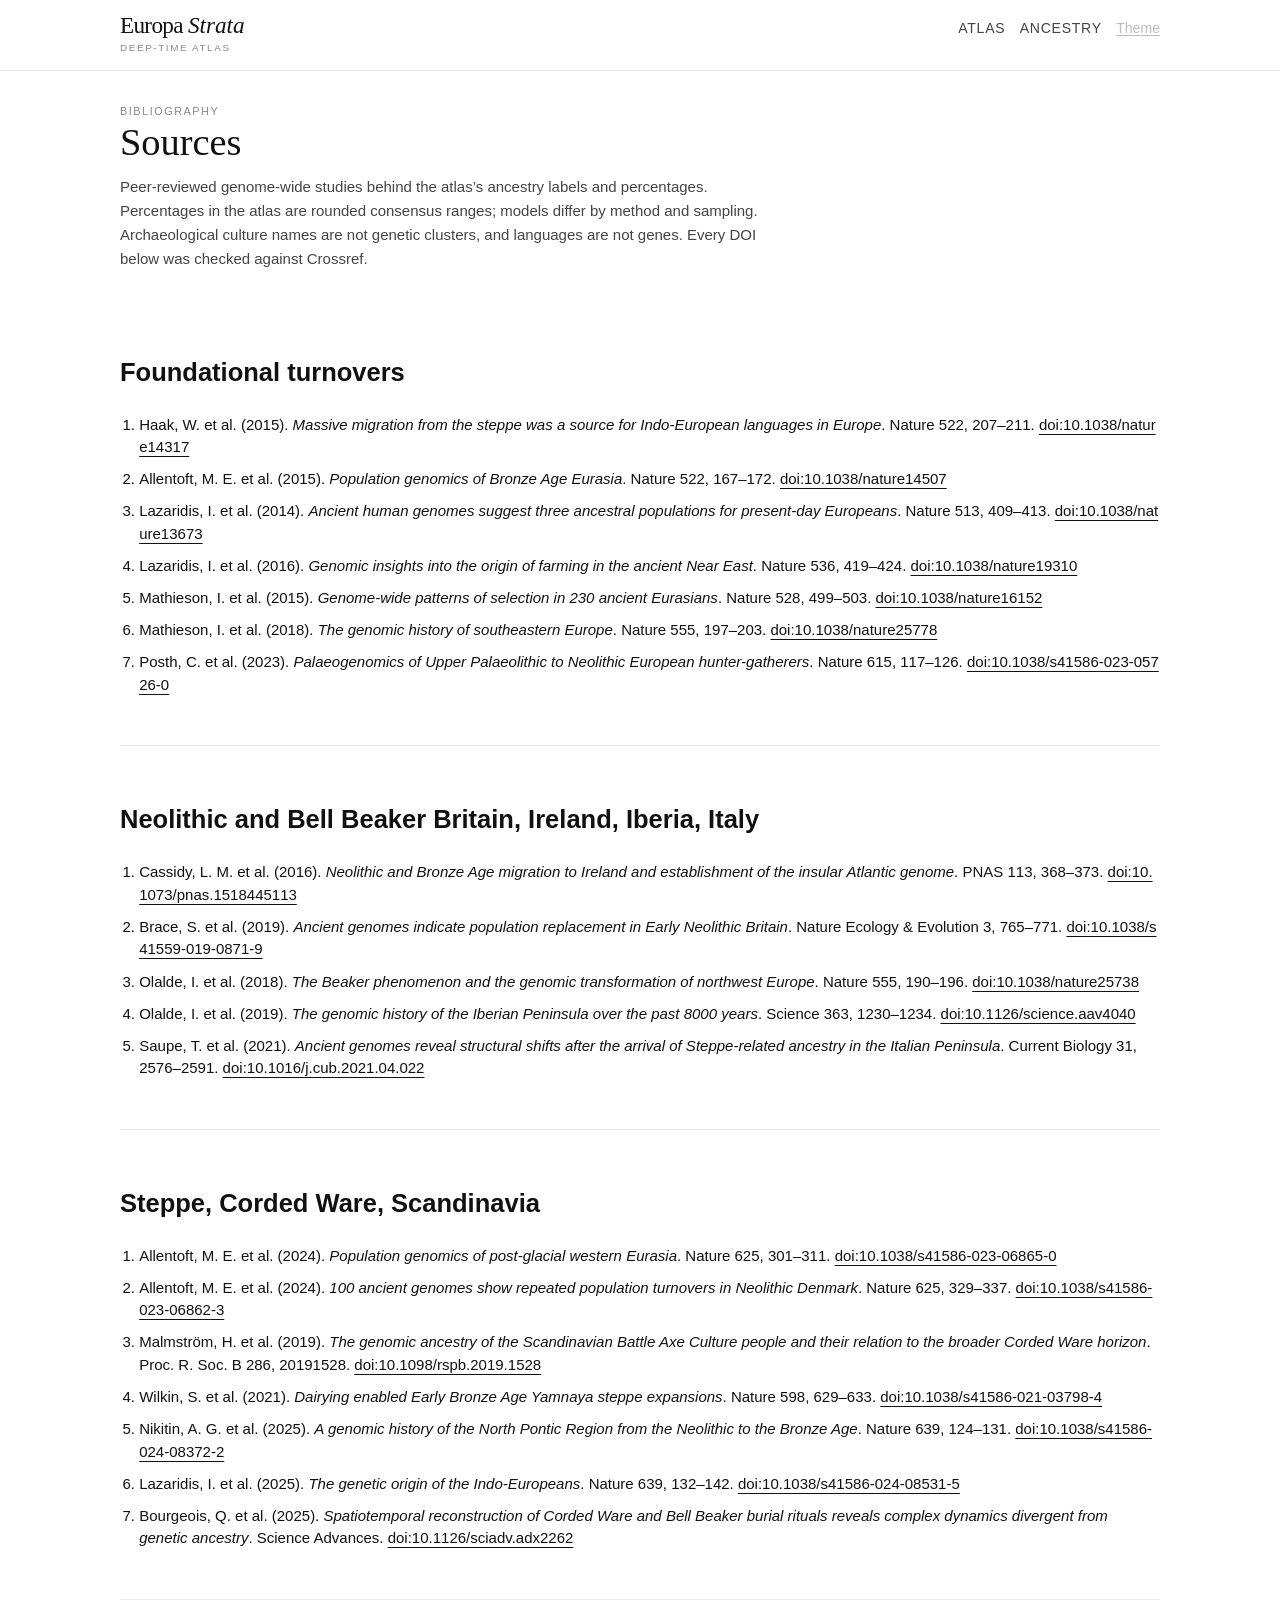
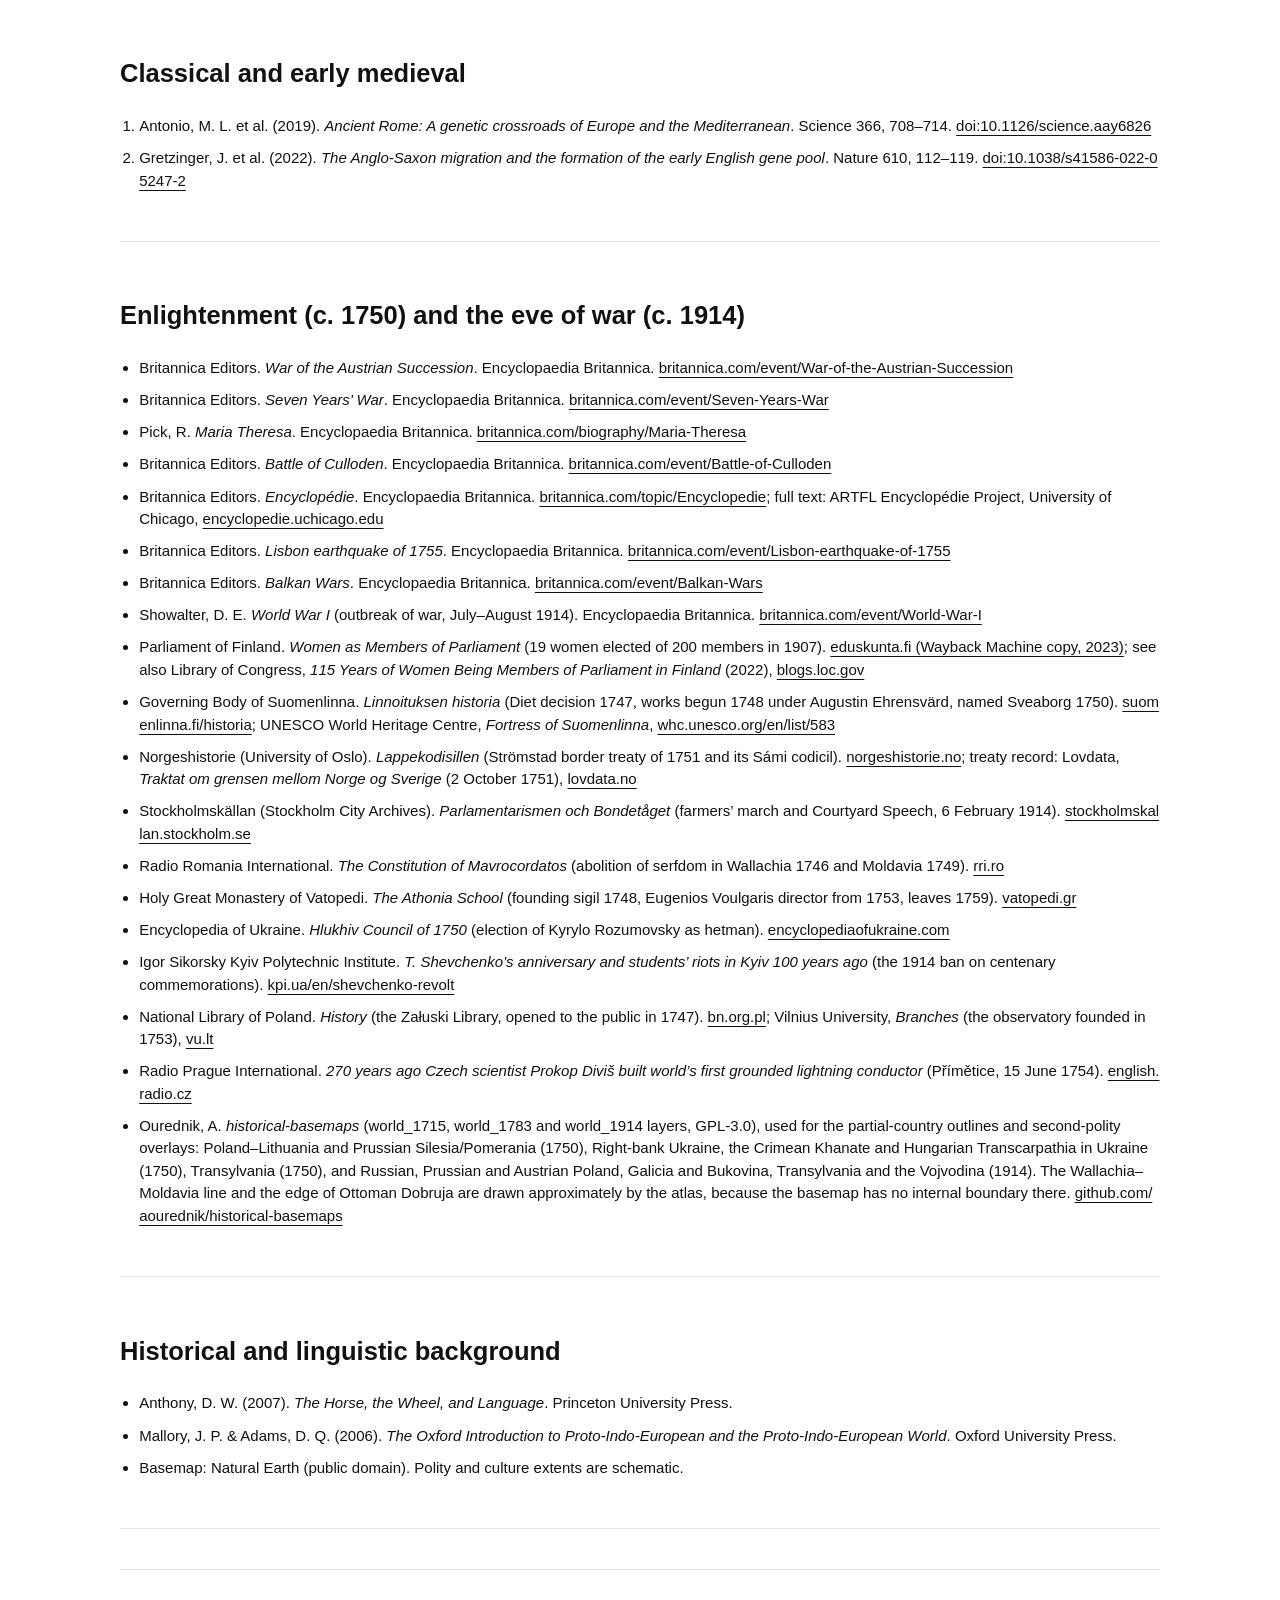
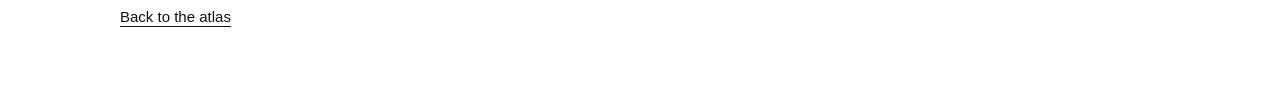
<file: sources.html>
<!DOCTYPE html>
<html lang="en" data-theme="light" class="ancestry-page">
  <head>
    <meta charset="utf-8" />
    <meta name="viewport" content="width=device-width, initial-scale=1, viewport-fit=cover" />
    <title>Sources: Europa Strata</title>
    <meta name="description" content="Peer-reviewed, DOI-linked archaeogenetic studies behind Europa Strata’s ancestry labels and percentages, from Haak 2015 onward." />
    <link rel="canonical" href="https://nmpy7knjd8-code.github.io/europa-strata/sources.html" />
    <meta property="og:type" content="website" />
    <meta property="og:site_name" content="Europa Strata" />
    <meta property="og:title" content="Sources: Europa Strata" />
    <meta property="og:description" content="Peer-reviewed, DOI-linked archaeogenetic studies behind Europa Strata’s ancestry labels and percentages, from Haak 2015 onward." />
    <meta property="og:url" content="https://nmpy7knjd8-code.github.io/europa-strata/sources.html" />
    <meta property="og:image" content="https://nmpy7knjd8-code.github.io/europa-strata/og-image.png" />
    <meta property="og:image:width" content="1200" />
    <meta property="og:image:height" content="630" />
    <meta property="og:image:alt" content="Map of Europe coloured by Bell Beaker and Corded Ware cultures, with the title Europa Strata" />
    <meta name="twitter:card" content="summary_large_image" />
    <meta name="twitter:title" content="Sources: Europa Strata" />
    <meta name="twitter:description" content="Peer-reviewed, DOI-linked archaeogenetic studies behind Europa Strata’s ancestry labels and percentages, from Haak 2015 onward." />
    <meta name="twitter:image" content="https://nmpy7knjd8-code.github.io/europa-strata/og-image.png" />
    <meta name="twitter:image:alt" content="Map of Europe coloured by Bell Beaker and Corded Ware cultures, with the title Europa Strata" />
    <meta name="theme-color" content="#f4f4f4" />
    <meta name="build" content="tabs-7-1" />
    <link rel="apple-touch-icon" sizes="180x180" href="apple-touch-icon.png?v=tabs-7-1" />
    <link rel="icon" href="favicon.ico?v=tabs-7-1" sizes="any" />
    <link rel="stylesheet" href="css/styles.css?v=tabs-7-1" />
    <script>
      try {
        var t = localStorage.getItem("europa-strata-theme");
        if (t === "dark" || t === "light") document.documentElement.setAttribute("data-theme", t);
        if (t === "dark") document.querySelector('meta[name="theme-color"]').setAttribute("content", "#111111");
      } catch (_) {}
    </script>
    <style>
      html, body { overflow: auto !important; height: auto !important; }
      .ref-list { padding-left: 1.2rem; line-height: 1.5; }
      .ref-list li { margin: 0 0 0.6rem; }
      .ref-list a { word-break: break-all; }
    </style>
  </head>
  <body class="page-ancestry">
    <header class="anc-top">
      <div class="anc-top-inner">
        <a class="anc-brand" href="./index.html">Europa <em>Strata</em><span class="anc-tagline">Deep-time atlas</span></a>
        <nav class="anc-nav">
          <a href="./index.html">Atlas</a>
          <a href="./ancestry.html">Ancestry</a>
          <button type="button" class="theme-toggle" id="theme-toggle" title="Toggle color theme">Theme</button>
        </nav>
      </div>
    </header>
    <main class="anc-main">
      <header class="anc-hero">
        <p class="kicker">Bibliography</p>
        <h1 class="anc-title">Sources</h1>
        <p class="anc-lead">Peer-reviewed genome-wide studies behind the atlas’s ancestry labels and percentages. Percentages in the atlas are rounded consensus ranges; models differ by method and sampling. Archaeological culture names are not genetic clusters, and languages are not genes. Every DOI below was checked against Crossref.</p>
      </header>
      <section class="anc-section">
        <h2>Foundational turnovers</h2>
        <ol class="ref-list">
          <li><span class="ref-auth">Haak, W. et al.</span> (2015). <cite>Massive migration from the steppe was a source for Indo-European languages in Europe</cite>. Nature 522, 207–211. <a href="https://doi.org/10.1038/nature14317" rel="noopener">doi:10.1038/nature14317</a></li>
          <li><span class="ref-auth">Allentoft, M. E. et al.</span> (2015). <cite>Population genomics of Bronze Age Eurasia</cite>. Nature 522, 167–172. <a href="https://doi.org/10.1038/nature14507" rel="noopener">doi:10.1038/nature14507</a></li>
          <li><span class="ref-auth">Lazaridis, I. et al.</span> (2014). <cite>Ancient human genomes suggest three ancestral populations for present-day Europeans</cite>. Nature 513, 409–413. <a href="https://doi.org/10.1038/nature13673" rel="noopener">doi:10.1038/nature13673</a></li>
          <li><span class="ref-auth">Lazaridis, I. et al.</span> (2016). <cite>Genomic insights into the origin of farming in the ancient Near East</cite>. Nature 536, 419–424. <a href="https://doi.org/10.1038/nature19310" rel="noopener">doi:10.1038/nature19310</a></li>
          <li><span class="ref-auth">Mathieson, I. et al.</span> (2015). <cite>Genome-wide patterns of selection in 230 ancient Eurasians</cite>. Nature 528, 499–503. <a href="https://doi.org/10.1038/nature16152" rel="noopener">doi:10.1038/nature16152</a></li>
          <li><span class="ref-auth">Mathieson, I. et al.</span> (2018). <cite>The genomic history of southeastern Europe</cite>. Nature 555, 197–203. <a href="https://doi.org/10.1038/nature25778" rel="noopener">doi:10.1038/nature25778</a></li>
          <li><span class="ref-auth">Posth, C. et al.</span> (2023). <cite>Palaeogenomics of Upper Palaeolithic to Neolithic European hunter-gatherers</cite>. Nature 615, 117–126. <a href="https://doi.org/10.1038/s41586-023-05726-0" rel="noopener">doi:10.1038/s41586-023-05726-0</a></li>
        </ol>
      </section>
      <section class="anc-section">
        <h2>Neolithic and Bell Beaker Britain, Ireland, Iberia, Italy</h2>
        <ol class="ref-list">
          <li><span class="ref-auth">Cassidy, L. M. et al.</span> (2016). <cite>Neolithic and Bronze Age migration to Ireland and establishment of the insular Atlantic genome</cite>. PNAS 113, 368–373. <a href="https://doi.org/10.1073/pnas.1518445113" rel="noopener">doi:10.1073/pnas.1518445113</a></li>
          <li><span class="ref-auth">Brace, S. et al.</span> (2019). <cite>Ancient genomes indicate population replacement in Early Neolithic Britain</cite>. Nature Ecology &amp; Evolution 3, 765–771. <a href="https://doi.org/10.1038/s41559-019-0871-9" rel="noopener">doi:10.1038/s41559-019-0871-9</a></li>
          <li><span class="ref-auth">Olalde, I. et al.</span> (2018). <cite>The Beaker phenomenon and the genomic transformation of northwest Europe</cite>. Nature 555, 190–196. <a href="https://doi.org/10.1038/nature25738" rel="noopener">doi:10.1038/nature25738</a></li>
          <li><span class="ref-auth">Olalde, I. et al.</span> (2019). <cite>The genomic history of the Iberian Peninsula over the past 8000 years</cite>. Science 363, 1230–1234. <a href="https://doi.org/10.1126/science.aav4040" rel="noopener">doi:10.1126/science.aav4040</a></li>
          <li><span class="ref-auth">Saupe, T. et al.</span> (2021). <cite>Ancient genomes reveal structural shifts after the arrival of Steppe-related ancestry in the Italian Peninsula</cite>. Current Biology 31, 2576–2591. <a href="https://doi.org/10.1016/j.cub.2021.04.022" rel="noopener">doi:10.1016/j.cub.2021.04.022</a></li>
        </ol>
      </section>
      <section class="anc-section">
        <h2>Steppe, Corded Ware, Scandinavia</h2>
        <ol class="ref-list">
          <li><span class="ref-auth">Allentoft, M. E. et al.</span> (2024). <cite>Population genomics of post-glacial western Eurasia</cite>. Nature 625, 301–311. <a href="https://doi.org/10.1038/s41586-023-06865-0" rel="noopener">doi:10.1038/s41586-023-06865-0</a></li>
          <li><span class="ref-auth">Allentoft, M. E. et al.</span> (2024). <cite>100 ancient genomes show repeated population turnovers in Neolithic Denmark</cite>. Nature 625, 329–337. <a href="https://doi.org/10.1038/s41586-023-06862-3" rel="noopener">doi:10.1038/s41586-023-06862-3</a></li>
          <li><span class="ref-auth">Malmström, H. et al.</span> (2019). <cite>The genomic ancestry of the Scandinavian Battle Axe Culture people and their relation to the broader Corded Ware horizon</cite>. Proc. R. Soc. B 286, 20191528. <a href="https://doi.org/10.1098/rspb.2019.1528" rel="noopener">doi:10.1098/rspb.2019.1528</a></li>
          <li><span class="ref-auth">Wilkin, S. et al.</span> (2021). <cite>Dairying enabled Early Bronze Age Yamnaya steppe expansions</cite>. Nature 598, 629–633. <a href="https://doi.org/10.1038/s41586-021-03798-4" rel="noopener">doi:10.1038/s41586-021-03798-4</a></li>
          <li><span class="ref-auth">Nikitin, A. G. et al.</span> (2025). <cite>A genomic history of the North Pontic Region from the Neolithic to the Bronze Age</cite>. Nature 639, 124–131. <a href="https://doi.org/10.1038/s41586-024-08372-2" rel="noopener">doi:10.1038/s41586-024-08372-2</a></li>
          <li><span class="ref-auth">Lazaridis, I. et al.</span> (2025). <cite>The genetic origin of the Indo-Europeans</cite>. Nature 639, 132–142. <a href="https://doi.org/10.1038/s41586-024-08531-5" rel="noopener">doi:10.1038/s41586-024-08531-5</a></li>
          <li><span class="ref-auth">Bourgeois, Q. et al.</span> (2025). <cite>Spatiotemporal reconstruction of Corded Ware and Bell Beaker burial rituals reveals complex dynamics divergent from genetic ancestry</cite>. Science Advances. <a href="https://doi.org/10.1126/sciadv.adx2262" rel="noopener">doi:10.1126/sciadv.adx2262</a></li>
        </ol>
      </section>
      <section class="anc-section">
        <h2>Classical and early medieval</h2>
        <ol class="ref-list">
          <li><span class="ref-auth">Antonio, M. L. et al.</span> (2019). <cite>Ancient Rome: A genetic crossroads of Europe and the Mediterranean</cite>. Science 366, 708–714. <a href="https://doi.org/10.1126/science.aay6826" rel="noopener">doi:10.1126/science.aay6826</a></li>
          <li><span class="ref-auth">Gretzinger, J. et al.</span> (2022). <cite>The Anglo-Saxon migration and the formation of the early English gene pool</cite>. Nature 610, 112–119. <a href="https://doi.org/10.1038/s41586-022-05247-2" rel="noopener">doi:10.1038/s41586-022-05247-2</a></li>
        </ol>
      </section>
      <section class="anc-section">
        <h2>Enlightenment (c. 1750) and the eve of war (c. 1914)</h2>
        <ul class="ref-list">
          <li>Britannica Editors. <cite>War of the Austrian Succession</cite>. Encyclopaedia Britannica. <a href="https://www.britannica.com/event/War-of-the-Austrian-Succession" rel="noopener">britannica.com/event/War-of-the-Austrian-Succession</a></li>
          <li>Britannica Editors. <cite>Seven Years’ War</cite>. Encyclopaedia Britannica. <a href="https://www.britannica.com/event/Seven-Years-War" rel="noopener">britannica.com/event/Seven-Years-War</a></li>
          <li>Pick, R. <cite>Maria Theresa</cite>. Encyclopaedia Britannica. <a href="https://www.britannica.com/biography/Maria-Theresa" rel="noopener">britannica.com/biography/Maria-Theresa</a></li>
          <li>Britannica Editors. <cite>Battle of Culloden</cite>. Encyclopaedia Britannica. <a href="https://www.britannica.com/event/Battle-of-Culloden" rel="noopener">britannica.com/event/Battle-of-Culloden</a></li>
          <li>Britannica Editors. <cite>Encyclopédie</cite>. Encyclopaedia Britannica. <a href="https://www.britannica.com/topic/Encyclopedie" rel="noopener">britannica.com/topic/Encyclopedie</a>; full text: ARTFL Encyclopédie Project, University of Chicago, <a href="https://encyclopedie.uchicago.edu/" rel="noopener">encyclopedie.uchicago.edu</a></li>
          <li>Britannica Editors. <cite>Lisbon earthquake of 1755</cite>. Encyclopaedia Britannica. <a href="https://www.britannica.com/event/Lisbon-earthquake-of-1755" rel="noopener">britannica.com/event/Lisbon-earthquake-of-1755</a></li>
          <li>Britannica Editors. <cite>Balkan Wars</cite>. Encyclopaedia Britannica. <a href="https://www.britannica.com/event/Balkan-Wars" rel="noopener">britannica.com/event/Balkan-Wars</a></li>
          <li>Showalter, D. E. <cite>World War I</cite> (outbreak of war, July–August 1914). Encyclopaedia Britannica. <a href="https://www.britannica.com/event/World-War-I" rel="noopener">britannica.com/event/World-War-I</a></li>
          <li>Parliament of Finland. <cite>Women as Members of Parliament</cite> (19 women elected of 200 members in 1907). <a href="https://web.archive.org/web/20230322023150/https://www.eduskunta.fi/en/naineduskuntatoimii/kirjasto/aineistot/yhteiskunta/womens-suffrage-110-years/pages/women-as-members-of-parliament.aspx" rel="noopener">eduskunta.fi (Wayback Machine copy, 2023)</a>; see also Library of Congress, <cite>115 Years of Women Being Members of Parliament in Finland</cite> (2022), <a href="https://blogs.loc.gov/law/2022/05/115-years-of-women-being-members-of-parliament-in-finland/" rel="noopener">blogs.loc.gov</a></li>
          <li>Governing Body of Suomenlinna. <cite>Linnoituksen historia</cite> (Diet decision 1747, works begun 1748 under Augustin Ehrensvärd, named Sveaborg 1750). <a href="https://suomenlinna.fi/historia/" rel="noopener">suomenlinna.fi/historia</a>; UNESCO World Heritage Centre, <cite>Fortress of Suomenlinna</cite>, <a href="https://whc.unesco.org/en/list/583/" rel="noopener">whc.unesco.org/en/list/583</a></li>
          <li>Norgeshistorie (University of Oslo). <cite>Lappekodisillen</cite> (Strömstad border treaty of 1751 and its Sámi codicil). <a href="https://www.norgeshistorie.no/kilder/enevelde/K1221-lappekodisillen.html" rel="noopener">norgeshistorie.no</a>; treaty record: Lovdata, <cite>Traktat om grensen mellom Norge og Sverige</cite> (2 October 1751), <a href="https://lovdata.no/dokument/TRAKTAT/traktat/1751-10-02-1/KAPITTEL_1-1" rel="noopener">lovdata.no</a></li>
          <li>Stockholmskällan (Stockholm City Archives). <cite>Parlamentarismen och Bondetåget</cite> (farmers’ march and Courtyard Speech, 6 February 1914). <a href="https://stockholmskallan.stockholm.se/teman/demokratisering/parlamentarismen/" rel="noopener">stockholmskallan.stockholm.se</a></li>
          <li>Radio Romania International. <cite>The Constitution of Mavrocordatos</cite> (abolition of serfdom in Wallachia 1746 and Moldavia 1749). <a href="https://www.rri.ro/en/features-and-reports/the-history-show/the-constitution-of-mavrocordatos-id130531.html" rel="noopener">rri.ro</a></li>
          <li>Holy Great Monastery of Vatopedi. <cite>The Athonia School</cite> (founding sigil 1748, Eugenios Voulgaris director from 1753, leaves 1759). <a href="https://www.vatopedi.gr/en/i-moni/architektoniki-i-m-vatopediou/to-domimeno-perivallon-stin-evriteri-periochi/i-athoniada-scholi/" rel="noopener">vatopedi.gr</a></li>
          <li>Encyclopedia of Ukraine. <cite>Hlukhiv Council of 1750</cite> (election of Kyrylo Rozumovsky as hetman). <a href="https://www.encyclopediaofukraine.com/display.asp?linkpath=pages%5CH%5CL%5CHlukhivCouncilof1750.htm" rel="noopener">encyclopediaofukraine.com</a></li>
          <li>Igor Sikorsky Kyiv Polytechnic Institute. <cite>T. Shevchenko’s anniversary and students’ riots in Kyiv 100 years ago</cite> (the 1914 ban on centenary commemorations). <a href="https://kpi.ua/en/shevchenko-revolt" rel="noopener">kpi.ua/en/shevchenko-revolt</a></li>
          <li>National Library of Poland. <cite>History</cite> (the Załuski Library, opened to the public in 1747). <a href="https://www.bn.org.pl/en/about-us/history/" rel="noopener">bn.org.pl</a>; Vilnius University, <cite>Branches</cite> (the observatory founded in 1753), <a href="https://www.vu.lt/en/university/structure/branches" rel="noopener">vu.lt</a></li>
          <li>Radio Prague International. <cite>270 years ago Czech scientist Prokop Diviš built world’s first grounded lightning conductor</cite> (Přímětice, 15 June 1754). <a href="https://english.radio.cz/270-years-ago-czech-scientist-prokop-divis-built-worlds-first-grounded-lightning-8819683" rel="noopener">english.radio.cz</a></li>
          <li>Ourednik, A. <cite>historical-basemaps</cite> (world_1715, world_1783 and world_1914 layers, GPL-3.0), used for the partial-country outlines and second-polity overlays: Poland–Lithuania and Prussian Silesia/Pomerania (1750), Right-bank Ukraine, the Crimean Khanate and Hungarian Transcarpathia in Ukraine (1750), Transylvania (1750), and Russian, Prussian and Austrian Poland, Galicia and Bukovina, Transylvania and the Vojvodina (1914). The Wallachia–Moldavia line and the edge of Ottoman Dobruja are drawn approximately by the atlas, because the basemap has no internal boundary there. <a href="https://github.com/aourednik/historical-basemaps" rel="noopener">github.com/aourednik/historical-basemaps</a></li>
        </ul>
      </section>
      <section class="anc-section">
        <h2>Historical and linguistic background</h2>
        <ul class="ref-list">
          <li>Anthony, D. W. (2007). <cite>The Horse, the Wheel, and Language</cite>. Princeton University Press.</li>
          <li>Mallory, J. P. &amp; Adams, D. Q. (2006). <cite>The Oxford Introduction to Proto-Indo-European and the Proto-Indo-European World</cite>. Oxford University Press.</li>
          <li>Basemap: Natural Earth (public domain). Polity and culture extents are schematic.</li>
        </ul>
      </section>
      <footer class="anc-foot"><p><a href="./index.html">Back to the atlas</a></p></footer>
    </main>
    <script>
      (function () {
        var html = document.documentElement, key = "europa-strata-theme";
        function sync() {
          var m = document.querySelector('meta[name="theme-color"]');
          if (m) m.setAttribute("content", html.getAttribute("data-theme") === "dark" ? "#111111" : "#f4f4f4");
        }
        try { var t = localStorage.getItem(key); if (t === "dark" || t === "light") html.setAttribute("data-theme", t); } catch (e) {}
        sync();
        document.getElementById("theme-toggle").addEventListener("click", function () {
          var next = html.getAttribute("data-theme") === "dark" ? "light" : "dark";
          html.setAttribute("data-theme", next);
          try { localStorage.setItem(key, next); } catch (e) {}
          sync();
        });
      })();
    </script>
  </body>
</html>
</file>
<file: css/styles.css>
/* Europa Strata — clean minimalist black on white */

:root,
html[data-theme="light"] {
  --bg: #ffffff;
  --bg-elev: #ffffff;
  --ink: #111111;
  --ink-dim: #444444;
  --ink-mute: #888888;
  --line: #e6e6e6;
  --line-strong: #cccccc;
  --sea: #f4f4f4;
  --land-base: #fafafa;
  --land-stroke: #222222;
  --panel: #ffffff;
  --shadow: none;
  --slider-track: #e5e5e5;
  --slider-fill: #111111;
  --fill-soft: #f3f1ec;
  --fill-hover: #e7e2d8;
  --photo-mat: #e4dfd6;
  --font-display: "Instrument Serif", "Times New Roman", serif;
  --font-ui: "Sora", "Helvetica Neue", sans-serif;
  --ease: cubic-bezier(0.22, 1, 0.36, 1);
}

html[data-theme="dark"] {
  --bg: #111111;
  --bg-elev: #111111;
  --ink: #f5f5f5;
  --ink-dim: #b0b0b0;
  --ink-mute: #777777;
  --line: #2a2a2a;
  --line-strong: #444444;
  --sea: #181818;
  --land-base: #1c1c1c;
  --land-stroke: #eeeeee;
  --panel: #111111;
  --shadow: none;
  --slider-track: #333333;
  --slider-fill: #f5f5f5;
  --fill-soft: #242424;
  --fill-hover: #303030;
  --photo-mat: #2c2926;
}

*,
*::before,
*::after {
  box-sizing: border-box;
}

/* Document/window scroll (not a nested body scroller) so iOS Safari
   status-bar tap-to-top works. height:100% + body overflow-y:auto breaks it. */
a {
  color: var(--ink);
  text-decoration: underline;
  text-underline-offset: 0.28em;
  text-decoration-thickness: 0.05em;
}

button {
  font: inherit; /* full shorthand — UA button metrics otherwise leak */
  color: inherit;
  cursor: pointer;
}

.app {
  display: grid;
  grid-template-columns: minmax(0, 1fr);
  grid-template-rows: auto;
  grid-template-areas:
    "tabs"
    "map"
    "time"
    "legend"
    "side"
    "gloss"
    "below";
  width: 100%;
  max-width: 100%;
  min-width: 0;
  height: auto;
  min-height: 100dvh;
  overflow-x: clip;
}

/* ——— Map ——— */

.map-stage {
  position: relative;
  grid-area: map;
  background: var(--sea);
  overflow: hidden;
  width: 100%;
  max-width: 100%;
  min-width: 0;
  height: 60dvh;
  min-height: 35dvh;
  max-height: none;
  /* SVG land paths must not widen the page / break tab wrap + map fit */
  contain: paint;
}

.map {
  position: absolute;
  inset: 0;
  z-index: 1;
  width: 100%;
  height: 100%;
  /* Default (full zoom-out): vertical page scroll can pass through the map.
     Pinch still works via JS (2-finger). Once zoomed/panned, lock gestures. */
  touch-action: pan-y;
  overscroll-behavior: auto;
  cursor: grab;
}

.map.is-map-engaged {
  touch-action: none;
  overscroll-behavior: none;
}

.map:active {
  cursor: grabbing;
}

.map svg {
  width: 100%;
  height: 100%;
  display: block;
}

.map-tool-btn {
  min-width: 2.1rem;
  height: 2.1rem;
  padding: 0 0.4rem;
  border: none;
  background: #ffffff;
  color: var(--ink);
  font-family: var(--font-ui);
  font-size: 0.95rem;
  line-height: 1;
  cursor: pointer;
}

.map-tool-btn:hover {
  background: var(--fill-soft);
}

.map-tool-reset {
  font-size: 0.62rem;
  letter-spacing: 0.06em;
  text-transform: uppercase;
  height: auto;
  min-height: 2.1rem;
  padding: 0.28rem 0.35rem;
}

[data-theme="dark"] .map-tool-btn {
  background: #2a2a2a;
}

[data-theme="dark"] .map-tool-btn:hover {
  background: #343434;
}

.country {
  fill: var(--land-base);
  stroke: var(--land-stroke);
  stroke-width: 0.35;
  stroke-opacity: 0.45;
  transition: fill 0.5s var(--ease), fill-opacity 0.45s var(--ease), stroke-opacity 0.2s;
  cursor: pointer;
  vector-effect: non-scaling-stroke;
}

.country:hover,
.country.is-hover {
  stroke-opacity: 1;
  stroke-width: 0.9;
}

.country.is-active {
  stroke-opacity: 1;
  stroke-width: 1.25;
}

.map.is-legend-on .country.is-legend-dim {
  fill-opacity: var(--legend-dim) !important;
}

.map.is-legend-on .country.is-legend-hot {
  fill-opacity: 1 !important;
  stroke-opacity: 1 !important;
  stroke-width: 1.15;
}

/* Culture fill clipped to part of a large modern country (meta.fillExtents) */
.country-extent {
  pointer-events: none;
  stroke: none;
  transition: fill 0.5s var(--ease), fill-opacity 0.45s var(--ease);
}

/* Map-key highlight also fades/raises the clipped overlays that are showing */
.map.is-legend-on .country-extent.is-extent-on.is-legend-dim {
  fill-opacity: var(--legend-dim) !important;
}

.map.is-legend-on .country-extent.is-extent-on.is-legend-hot {
  fill-opacity: 1 !important;
}

/* Second polity drawn over part of a country (meta.fillExtents.overlays) */
.country-overlay {
  pointer-events: none;
  stroke: none;
  transition: fill 0.5s var(--ease), fill-opacity 0.45s var(--ease);
}

.map.is-legend-on .country-overlay.is-extent-on.is-legend-dim {
  fill-opacity: var(--legend-dim) !important;
}

.map.is-legend-on .country-overlay.is-extent-on.is-legend-hot {
  fill-opacity: 1 !important;
}

.atlas-tab[hidden] {
  display: none !important;
}

.atlas-tab:disabled {
  opacity: 0.45;
  cursor: not-allowed;
}

.atlas-tab:last-child {
  border-right: 0;
}

.atlas-tab:hover {
  color: var(--ink);
  background: rgba(0, 0, 0, 0.03);
}

[data-theme="dark"] .atlas-tab:hover {
  background: rgba(255, 255, 255, 0.04);
}

[data-theme="dark"] .atlas-tab.is-active,
[data-theme="dark"] .atlas-tab[aria-selected="true"] {
  background: rgba(255, 255, 255, 0.08);
}

.brand em,
.anc-brand em {
  font-style: normal;
}

/* Kingdom modes: Natural Earth land under clipped polity fills */
html[data-theme="dark"] .app:not([data-atlas-mode="deep-time"]) {
  --kingdom-land: #2a2a2a;
  --kingdom-coast: #d0d0d0;
}

.polity {
  fill: transparent;
  stroke: rgba(0, 0, 0, 0.22);
  stroke-width: 0.4;
  stroke-opacity: 0.55;
  stroke-linejoin: round;
  stroke-linecap: round;
  cursor: pointer;
  vector-effect: non-scaling-stroke;
  /* Fill only — avoid transition fighting click/selection */
  transition: fill 0.28s var(--ease), fill-opacity 0.28s var(--ease);
}

html[data-theme="dark"] .polity {
  stroke: rgba(255, 255, 255, 0.28);
}

/* Removed (dead since era maps v2, 7b9838b/74647e7): per-polity hover/active strokes.
   .polities.is-v2 .polity:hover/.is-hover/.is-active force stroke:none !important,
   and hover/selection is shown with filter: brightness() instead. */

.map.is-legend-on .polity.is-legend-dim {
  fill-opacity: var(--legend-dim) !important;
}

.map.is-legend-on .polity.is-legend-hot {
  fill-opacity: 1 !important;
  stroke-opacity: 1 !important;
  stroke-width: 1.15;
}

.coastline {
  fill: none;
  stroke: var(--kingdom-coast, var(--land-stroke));
  stroke-width: 0.55;
  stroke-opacity: 0.85;
  pointer-events: none;
  vector-effect: non-scaling-stroke;
}

.polities {
  pointer-events: auto;
}

.polities .polity {
  pointer-events: all;
}

.app[data-atlas-mode="deep-time"] .coasts {
  display: none;
}

/* Removed (dead): era-tab .country.is-active/.is-hover strokes. Era-tab countries are
   pointer-events:none and get their stroke from the Oct 11 #map rule further down. */

.app:not([data-atlas-mode="deep-time"]) .mode-pill,
.app:not([data-atlas-mode="deep-time"]) .ling-panel,
.app:not([data-atlas-mode="deep-time"]) .absorb-strip,
.app:not([data-atlas-mode="deep-time"]) .ancestry-panel,
.app:not([data-atlas-mode="deep-time"]) .ancestry-note,
.app:not([data-atlas-mode="deep-time"]) #ancestry-note,
.app:not([data-atlas-mode="deep-time"]) .glossary {
  display: none !important;
}

.time-bar {
  grid-area: time;
  border-top: 1px solid var(--line);
  background: var(--bg);
  padding: 0.65rem 1.1rem 0.7rem;
}

.time-bar .slider-block {
  margin-top: 0;
}

.legend-bar {
  grid-area: legend;
  border-top: 1px solid var(--line);
  background: var(--bg);
  padding: 0.55rem 1.1rem 0.65rem;
  max-height: none;
  overflow: visible;
}

.legend-group {
  display: flex;
  flex-direction: row;
  flex-wrap: wrap;
  align-items: center;
  gap: 0.15rem 0.35rem;
}

.legend-family {
  flex: 1 0 100%;
  margin: 0.1rem 0 0;
  font-family: var(--font-ui);
  font-size: 0.68rem;
  font-weight: 600;
  letter-spacing: 0.11em;
  text-transform: uppercase;
  color: var(--ink-mute);
}

.legend-row:hover,
.legend-row.is-on {
  background: var(--fill-soft);
}

.legend-row:focus-visible {
  outline: 2px solid var(--ink);
  outline-offset: 2px;
  background: var(--fill-soft);
}

.legend-row span[style*="opacity:.55"] {
  color: var(--ink-mute);
}

.legend-swatch {
  width: 12px;
  height: 12px;
  flex-shrink: 0;
  border-radius: 1px;
  border: none;
}

/* ——— Content column (below map + slider) ——— */

.side {
  grid-area: side;
  display: block;
  min-height: 0;
  background: var(--bg-elev);
  border-left: none;
  border-top: 1px solid var(--line);
  overflow: visible;
}

.side-top {
  padding: 1.15rem 1.25rem 1rem;
  border-bottom: 1px solid var(--line);
  flex-shrink: 0;
}

.side-top .period-copy {
  max-height: none;
}

.kicker {
  margin: 0 0 0.35rem;
  font-size: 0.95rem;
  letter-spacing: 0;
  text-transform: none;
  color: var(--ink-dim);
  font-weight: 400;
  line-height: 1.4;
}

.period-eyebrow {
  margin: 0 0 0.2rem;
}

/* Key events — compact teasers; expand for full detail */
.key-events .kicker {
  margin-bottom: 0.35rem;
  font-size: 0.78rem;
}

.key-events-item {
  margin: 0.35rem 0 0;
  padding: 0;
  list-style: none;
}

.key-events-item:first-child {
  margin-top: 0;
}

.key-events-disclosure {
  border: none;
  margin: 0;
  padding: 0;
}

.key-events-summary::-webkit-details-marker {
  display: none;
}

.key-events-summary:hover::before,
.key-events-disclosure[open] > .key-events-summary::before {
  opacity: 1;
}

.key-events-disclosure[open] > .key-events-summary::before {
  content: "▾";
}

.key-events-date {
  font-weight: 500;
  color: var(--ink);
  font-style: normal;
  font-size: 0.95em;
}

.key-events-teaser {
  font-weight: 400;
  color: var(--ink-dim);
}

.key-events-body p {
  margin: 0.45rem 0 0;
}

.key-events-body p:first-child {
  margin-top: 0;
}

.slider-block {
  margin-top: 0;
}

.nav-btn:hover {
  background: var(--fill-hover);
}

/* Fat invisible hit area; thin visible track via runnable-track */
.slider-hit::before,
.slider-hit::after {
  content: "";
  position: absolute;
  left: 0;
  top: 50%;
  height: 4px;
  margin-top: -2px;
  pointer-events: none;
}

.slider-hit::before {
  right: 0;
  background: var(--slider-track);
}

.slider-hit::after {
  width: var(--slider-pct, 0%);
  background: var(--slider-fill);
}

.time-slider::-webkit-slider-runnable-track {
  height: 4px;
  border-radius: 0;
  background: transparent;
}

.time-slider::-webkit-slider-thumb:hover,
.time-slider::-webkit-slider-thumb:active {
  transform: scale(1.12);
}

.time-slider::-moz-range-track {
  height: 4px;
  border-radius: 0;
  background: transparent;
  border: none;
}

.tick-rail {
  display: flex;
  justify-content: space-between;
  align-items: flex-start;
  width: 100%;
  height: 0.7rem;
}

.tick-mark-btn {
  flex: 1 1 0;
  min-width: 0;
  height: 0.7rem;
  padding: 0;
  border: none;
  background: none;
  cursor: pointer;
  display: flex;
  align-items: flex-start;
  justify-content: center;
  font-family: inherit;
}

.tick-mark {
  display: block;
  width: 1px;
  height: 0.55rem;
  margin: 0 auto;
  background: var(--line-strong);
  opacity: 0.7;
}

.tick-mark-btn.is-active .tick-mark {
  background: var(--ink);
  opacity: 1;
  width: 2px;
  height: 0.7rem;
}

.tick-label {
  position: absolute;
  top: 0;
  transform: translateX(-50%);
  text-align: center;
  border: none;
  background: none;
  padding: 0 0.15rem;
  cursor: pointer;
  font-family: inherit;
  color: var(--ink-mute);
  white-space: nowrap;
  z-index: 1;
}

.tick-label.is-first {
  transform: translateX(0);
  text-align: left;
  padding-left: 0;
}

.tick-label.is-last {
  transform: translateX(-100%);
  text-align: right;
  padding-right: 0;
}

.tick-label.is-active .tick-num,
.tick-label.is-active .tick-era {
  color: var(--ink);
}

/* Full period name — own row, never inside ticks (so years don't jump) */
.polity-chain[hidden] {
  display: none !important;
}

/* Body fields: never look like links/pills (chain jumps are .polity-chain only) */
.culture-desc a,
.culture-desc button,
.ancestry-note a,
.ancestry-note button,
.polity-summary a,
.polity-summary button,
.polity-conflicts a,
.polity-conflicts button,
.polity-leaders a,
.polity-leaders button,
.polity-religion a,
.polity-religion button,
.polity-culture a,
.polity-culture button,
.polity-story a,
.polity-story button,
.polity-literature a,
.polity-literature button,
.polity-art a,
.polity-art button,
.polity-philosophy a,
.polity-philosophy button,
.polity-science a,
.polity-science button,
.period-copy a,
.period-copy button,
.absorb-strip a,
.absorb-strip button,
.ling-note a,
.ling-note button {
  all: unset;
  display: inline;
  color: inherit;
  font: inherit;
  font-size: inherit;
  font-weight: inherit;
  line-height: inherit;
  letter-spacing: inherit;
  text-decoration: none;
  cursor: inherit;
  background: none;
  border: none;
  padding: 0;
  margin: 0;
  -webkit-appearance: none;
  appearance: none;
}

/* Preceded by / Succeeded by chain jumps only — not used in body copy */
.polity-chain a.atlas-link:hover,
.polity-chain a.atlas-link:focus-visible,
.polity-chain .atlas-link:hover,
.polity-chain .atlas-link:focus-visible {
  color: inherit;
  text-decoration-color: color-mix(in srgb, currentColor 48%, transparent);
  outline: none;
}

.polity-panel .polity-name {
  margin: 0.15rem 0 0.4rem;
  font-family: var(--font-display);
  font-size: 1.75rem;
  font-weight: 400;
}

.polity-panel .polity-summary,
.polity-panel .polity-conflicts,
.polity-panel .polity-leaders,
.polity-panel .polity-religion,
.polity-panel .polity-culture,
.polity-panel .polity-story,
.polity-panel .polity-literature,
.polity-panel .polity-art,
.polity-panel .polity-philosophy,
.polity-panel .polity-science {
  margin: 0.2rem 0 0.65rem;
  font-size: 1rem;
  line-height: 1.45;
  color: var(--ink-dim);
}

/* Story cards: same denser body size as Literature & poetry */
.polity-story {
  display: flex;
  flex-direction: column;
  gap: 0.7rem;
}

.polity-story .story-item {
  margin: 0;
}

.polity-story .story-item-title {
  margin: 0 0 0.2rem;
  font-family: var(--font-display);
  font-size: 1.02em;
  font-weight: 400;
  line-height: 1.25;
  color: var(--ink);
}

.polity-story .story-item-text,
.polity-story > .story-item-text {
  margin: 0 0 0.35rem;
  font-size: inherit;
  line-height: inherit;
  color: inherit;
}

.polity-story .story-item-text:last-child,
.polity-story > .story-item-text:last-child {
  margin-bottom: 0;
}

/* Deep-time / kingdom: long summaries + overview gallery under the lead prose */
.polity-panel .polity-summary {
  white-space: pre-wrap;
}

#polity-summary-gallery {
  margin-top: 0.35rem;
}

.polity-panel[data-scope="region"] .polity-name {
  font-size: clamp(1.15rem, 2.4vw, 1.55rem);
}

.polity-block .kicker {
  margin-bottom: 0.15rem;
}

/* Images sit under literature / art copy — shrink-wrap, no wide grey slabs */
.polity-inline-gallery[hidden] {
  display: none !important;
}

.polity-figure {
  flex: 0 1 18rem;
  width: min(100%, 18rem);
  max-width: 100%;
  margin: 0;
  background: transparent;
  border: none;
}

.polity-figure-open {
  display: block;
  position: relative;
  width: 100%;
  aspect-ratio: 3 / 2;
  overflow: hidden;
  margin: 0;
  padding: 0;
  border: none;
  background: var(--photo-mat);
  cursor: zoom-in;
  touch-action: manipulation;
  -webkit-tap-highlight-color: transparent;
}

.polity-figure-open:focus-visible {
  outline: 2px solid var(--ink);
  outline-offset: 2px;
}

/* One crop for every museum photo — neutral mat shows through transparent files */
.polity-figure img,
.polity-figure[data-orient="portrait"] img,
.polity-figure[data-orient="landscape"] img,
.polity-inline-gallery.is-single .polity-figure[data-orient="portrait"] img,
.polity-inline-gallery.is-single .polity-figure[data-orient="landscape"] img,
#polity-literature-gallery .polity-figure img {
  position: absolute;
  inset: 0;
  display: block;
  width: 100%;
  height: 100%;
  max-width: none;
  max-height: none;
  object-fit: cover;
  object-position: center;
  background: var(--photo-mat);
  pointer-events: none;
}

[data-theme="dark"] .polity-figure-open,
[data-theme="dark"] .polity-figure img {
  background: var(--photo-mat);
}

/* Fullscreen image lightbox */
body.lightbox-open {
  overflow: hidden !important;
}

.image-lightbox {
  position: fixed;
  inset: 0;
  z-index: 200;
  display: flex;
  align-items: center;
  justify-content: center;
  padding: max(0.75rem, env(safe-area-inset-top)) max(0.75rem, env(safe-area-inset-right))
    max(0.75rem, env(safe-area-inset-bottom)) max(0.75rem, env(safe-area-inset-left));
}

.image-lightbox[hidden] {
  display: none !important;
}

.image-lightbox-backdrop {
  position: absolute;
  inset: 0;
  margin: 0;
  padding: 0;
  border: none;
  background: rgba(0, 0, 0, 0.88);
  cursor: pointer;
}

.image-lightbox-panel {
  position: relative;
  z-index: 1;
  display: flex;
  flex-direction: column;
  align-items: stretch;
  width: min(960px, 100%);
  max-height: min(92dvh, 100%);
  pointer-events: none;
}

.image-lightbox-close {
  position: absolute;
  top: 0.15rem;
  right: 0.15rem;
  z-index: 2;
  width: 2.75rem;
  height: 2.75rem;
  margin: 0;
  padding: 0;
  border: none;
  border-radius: 50%;
  background: rgba(255, 255, 255, 0.12);
  color: #fff;
  font-size: 1.75rem;
  line-height: 1;
  cursor: pointer;
  pointer-events: auto;
  touch-action: manipulation;
}

.image-lightbox-close:hover,
.image-lightbox-close:focus-visible {
  background: rgba(255, 255, 255, 0.22);
  outline: none;
}

.image-lightbox-img {
  display: block;
  width: 100%;
  max-height: min(78dvh, 100%);
  object-fit: contain;
  object-position: center;
  background: transparent;
  pointer-events: auto;
}

.image-lightbox-caption[hidden] {
  display: none !important;
}

.image-lightbox-caption {
  margin: 0.75rem 0 0;
  padding: 0 2.5rem 0.25rem 0.25rem;
  color: rgba(255, 255, 255, 0.88);
  font-family: var(--font-ui);
  line-height: 1.45;
  text-align: center;
  pointer-events: none;
  font-size: 1rem;
  padding-right: 0.25rem;
}

.polity-name {
  margin: 0.15rem 0 0;
  font-family: var(--font-display);
  font-size: 1.7rem;
  font-weight: 400;
  color: var(--ink);
  letter-spacing: -0.01em;
}

.polity-summary {
  margin: 0.4rem 0 0;
  font-size: 1.05rem;
  color: var(--ink-dim);
  line-height: 1.45;
}

.polity-conflicts {
  margin: 0.25rem 0 0;
  font-size: 0.9rem;
  color: var(--ink);
  line-height: 1.45;
}

.side-detail {
  padding: 1rem 1.25rem 1.25rem;
  /* Participate in document scroll — nested overflow breaks iOS tap-to-top */
  overflow: visible;
  min-height: 0;
  flex: 1;
}

.mode-pill[data-mode],
.conf-pill[data-conf] {
  border: none;
  color: var(--ink-mute);
}

.ancestry-note {
  margin: 0.4rem 0 0;
  font-size: 0.84rem;
  color: var(--ink-mute);
  font-style: normal;
}

.ling-line.dim {
  color: var(--ink-dim);
  font-size: 0.88rem;
}

.ling-note {
  margin: 0.4rem 0 0;
  font-size: 0.84rem;
  color: var(--ink-mute);
}

.absorb-strip p {
  margin: 0;
  font-size: 0.84rem;
  color: var(--ink);
  line-height: 1.35;
}

.ancestry-panel > .pie-wrap {
  order: 1;
}

.ancestry-panel > .ancestry-mid-label {
  order: 2;
  margin-top: 0.85rem;
}

.ancestry-panel > .stack-bar {
  order: 3;
  height: 8px;
  min-height: 8px;
  margin-top: 0.35rem;
}

.ancestry-panel > .ancestry-cline {
  order: 4;
}

.ancestry-mid-label {
  margin: 0 0 0.15rem;
  font-size: 0.74rem;
  letter-spacing: 0.12em;
  text-transform: uppercase;
  color: var(--ink-mute);
}

.ancestry-mid-label[hidden] {
  display: none !important;
}

.ancestry-cline {
  margin-top: 1rem;
  padding-top: 0.85rem;
  border-top: 1px solid var(--line);
}

.ancestry-cline[hidden] {
  display: none !important;
}

.cline-ends {
  display: flex;
  flex-direction: column;
  gap: 0.7rem;
}

.cline-bar {
  height: 8px;
  margin-top: 0;
}

.cline-note {
  margin: 0.25rem 0 0.65rem;
  color: var(--ink-dim);
  font-size: var(--read-size, 22px);
  line-height: var(--read-leading, 1.65);
}

.cline-end-label {
  margin: 0 0 0.25rem;
  font-weight: 500;
  color: var(--ink);
  font-size: 0.95rem;
}

.cline-end-legend {
  margin: 0.3rem 0 0;
  line-height: 1.4;
  color: var(--ink-mute);
  font-size: 0.9rem;
}

/* Thin summary strip — pie + list dominate the Ancestry Mix block */
.stack-seg {
  height: 100%;
  transition: width 0.5s var(--ease);
}

/* Swatch legend removed — pie-list carries label + % */
.swatch {
  width: 6px;
  height: 6px;
  border-radius: 50%;
}

.pie-svg {
  display: block;
  width: 100%;
  height: 100%;
}

.pie-rest {
  fill: var(--land-base);
}

/* Classic rows: swatch + label left, % right */
.pie-list li::before {
  content: "";
  width: 0.55em;
  height: 0.55em;
  border-radius: 50%;
  background: var(--swatch, var(--ink-mute));
  align-self: center;
}

.pie-list strong {
  color: var(--ink);
  font-weight: 600;
  font-size: 1.05em;
  justify-self: start;
}

.pct {
  font-variant-numeric: tabular-nums;
  color: var(--ink);
  font-size: 1.05em;
  font-weight: 600;
  justify-self: end;
  text-align: right;
  margin-left: 0;
}

/* ——— Below ——— */

.glossary-inner {
  padding: 0.75rem 1.35rem 1rem;
}

.glossary-more:hover {
  color: var(--ink);
  border-color: var(--ink-mute);
}

.glossary-link {
  color: inherit;
  text-decoration: none;
  border-bottom: 1px solid var(--line);
}

.glossary-link:hover {
  border-color: var(--ink);
}

.glossary-item {
  margin: 0;
}

.glossary-item--active dt {
  color: var(--ink);
}

.glossary-item--active dd {
  color: var(--ink-mute);
}

.below-inner {
  display: grid;
  grid-template-columns: 1.5fr 1fr;
  gap: 1.25rem;
  padding: 0.55rem 1.35rem 0.6rem;
  align-items: start;
}

.culture-chip:hover,
.culture-chip.is-focus {
  color: var(--ink);
  border-bottom-color: var(--ink);
}

.below-note p {
  margin: 0.15rem 0 0;
  font-size: 0.8rem;
  color: var(--ink-mute);
  line-height: 1.4;
}

.theme-toggle {
  border: none;
  background: none;
  padding: 0;
  color: var(--ink-mute);
  text-decoration: underline;
  text-underline-offset: 2px;
  font-size: inherit;
  opacity: 0.55;
}

.theme-toggle:hover {
  opacity: 1;
  color: var(--ink);
}

.map-tip {
  position: absolute;
  z-index: 5;
  pointer-events: none;
  padding: 0.4rem 0.55rem;
  background: #ffffff;
  border: none;
  box-shadow: none;
  font-size: 0.84rem;
  color: var(--ink);
  max-width: 220px;
  transform: translate(-50%, calc(-100% - 10px));
}

.map-tip.is-pinned {
  opacity: 1;
}

[data-theme="dark"] .map-tip {
  background: #2a2a2a;
}

.map-tip strong {
  display: block;
  font-family: var(--font-display);
  font-size: 0.95rem;
  font-weight: 400;
  margin-bottom: 0.12rem;
}

.map-tip-cultures {
  display: block;
  font-size: 0.8rem;
  line-height: 1.3;
  color: var(--ink-dim);
}

/* ——— App layout (stacked: map → slider → content) ——— */

html {
  margin: 0;
  height: auto;
  min-height: 100%;
  max-width: 100%;
  overflow-x: clip;
  overflow-y: auto;
  overscroll-behavior-y: auto;
  /* Reading size for running text */
  --read-size: 17px;
  --read-leading: 1.5;
  --chrome-size: 13.5px;
}




.map-chrome {
  position: absolute;
  z-index: 15;
  pointer-events: none;
  top: 0.55rem;
  left: 0.65rem;
  max-width: min(82vw, 20rem);
}


.atlas-tabs {
  grid-area: tabs;
  display: flex;
  flex-wrap: nowrap;
  align-items: stretch;
  gap: 0;
  width: 100%;
  min-width: 0;
  margin: 0.3rem 0 0.2rem;
  border: none;
  background: var(--fill-soft);
  z-index: 5;
  margin-top: 0.25rem;
  margin-bottom: 0.1rem;
  max-width: 100%;
  overflow: hidden;
}

.atlas-tab {
  flex: 1 1 0;
  margin: 0;
  min-width: 0;
  max-width: none;
  border: 0;
  border-right: 1px solid var(--line);
  border-bottom: 2px solid transparent;
  background: transparent;
  color: var(--ink-mute);
  font-family: var(--font-ui);
  line-height: 1.2;
  white-space: normal;
  overflow: hidden;
  overflow-wrap: normal;
  word-break: keep-all;
  hyphens: none;
  text-align: center;
  cursor: pointer;
  transition: color 0.18s var(--ease), background 0.18s var(--ease);
  padding: 0.5rem 0.22rem;
  font-size: 0.72rem;
  letter-spacing: 0.005em;
  font-weight: 500;
}

.atlas-tab.is-active,
.atlas-tab[aria-selected="true"] {
  color: var(--ink);
  background: rgba(0, 0, 0, 0.055);
  border-bottom-color: var(--ink);
  font-size: 0.72rem;
  font-weight: 600;
}

/* Same equal tab metrics in Deep-time and kingdom modes */
.app[data-atlas-mode="deep-time"] .atlas-tab,
.app:not([data-atlas-mode="deep-time"]) .atlas-tab {
  font-size: 0.72rem;
  font-weight: 500;
  padding: 0.5rem 0.22rem;
}

.app[data-atlas-mode="deep-time"] .atlas-tab.is-active,
.app[data-atlas-mode="deep-time"] .atlas-tab[aria-selected="true"],
.app:not([data-atlas-mode="deep-time"]) .atlas-tab.is-active,
.app:not([data-atlas-mode="deep-time"]) .atlas-tab[aria-selected="true"] {
  font-size: 0.72rem;
  font-weight: 600;
}


.map-tools {
  position: absolute;
  z-index: 20;
  display: flex;
  flex-direction: column;
  align-items: stretch;
  pointer-events: auto;
  top: 0.5rem;
  right: 0.5rem;
  gap: 0.28rem;
}

.map-tool-btn {
  min-width: 2rem;
  height: 2rem;
  font-size: 0.9rem;
}

.map-tool-reset {
  min-height: 2rem;
  font-size: 0.6rem;
  padding: 0.25rem 0.32rem;
}

.brand {
  margin: 0;
  font-family: var(--font-display);
  font-weight: 400;
  line-height: 1;
  letter-spacing: -0.03em;
  color: var(--ink);
  font-size: 1.45rem;
}

.brand-sub {
  margin: 0.28rem 0 0;
  letter-spacing: 0.16em;
  text-transform: uppercase;
  color: var(--ink-mute);
  font-weight: 400;
  font-size: 0.62rem;
}

/* Tight phone gutters (~16px), single reading column */
.time-bar,
.legend-bar,
.side-top,
.side-detail,
.below-inner,
.glossary-inner {
  padding-left: 1rem;
  padding-right: 1rem;
}

.time-bar {
  padding-top: 0.65rem;
  padding-bottom: 0.7rem;
}

.slider-hit {
  position: relative;
  touch-action: none;
  margin: 0.2rem 0 0.15rem;
  min-height: 44px;
}

.time-slider {
  -webkit-appearance: none;
  appearance: none;
  width: 100%;
  margin: 0;
  padding: 0;
  border-radius: 0;
  background: transparent;
  outline: none;
  cursor: pointer;
  touch-action: none;
  display: block;
  height: 44px;
}

.time-slider::-webkit-slider-thumb {
  -webkit-appearance: none;
  border-radius: 50%;
  background: var(--bg);
  border: 2px solid var(--ink);
  box-shadow: none;
  transition: transform 0.15s var(--ease);
  position: relative;
  z-index: 2;
  width: 30px;
  height: 30px;
  margin-top: -13px;
}

.time-slider::-moz-range-thumb {
  border-radius: 50%;
  background: var(--bg);
  border: 2px solid var(--ink);
  box-shadow: none;
  width: 30px;
  height: 30px;
}

/* Hierarchy: year header > period name > tick caption > tick years */
.slider-year {
  text-transform: uppercase;
  color: var(--ink);
  font-weight: 500;
  font-size: 1.15rem;
  letter-spacing: 0.06em;
}

.slider-label {
  font-family: var(--font-display);
  text-align: center;
  font-size: 1.05rem;
  white-space: normal;
  max-width: 78vw;
  line-height: 1.25;
  color: var(--ink);
  font-weight: 400;
}

.slider-head {
  display: flex;
  align-items: center;
  justify-content: space-between;
  gap: 0.5rem;
  margin-bottom: 0.55rem;
  min-height: 2.75rem;
}

.slider-period {
  display: flex;
  flex-direction: column;
  align-items: center;
  gap: 0.1rem;
  flex: 1 1 auto;
  min-width: 0;
}

/* Era step controls — compact but still tappable */
.nav-btn {
  background: var(--fill-soft);
  color: var(--ink);
  border-radius: 50%;
  transition: background 0.2s, color 0.2s;
  flex: 0 0 auto;
  width: 2.6rem;
  height: 2.6rem;
  min-width: 2.6rem;
  min-height: 2.6rem;
  font-size: 1.45rem;
  border: none;
  line-height: 1;
  touch-action: manipulation;
  -webkit-tap-highlight-color: transparent;
}

.ticks {
  position: relative;
  display: block;
  width: 100%;
  max-width: 100%;
  min-height: 2.85rem;
  margin-top: 0.4rem;
  padding: 0.2rem 0 0.1rem;
  overflow: visible;
}

.tick-label-layer {
  position: relative;
  width: 100%;
  margin-top: 0.15rem;
  height: 2.15rem;
}

.tick-label .tick-num {
  display: block;
  font-weight: 500;
  letter-spacing: 0.02em;
  color: var(--ink-dim);
  line-height: 1.15;
  white-space: nowrap;
  font-size: 0.8rem;
}

.tick-label .tick-era {
  display: block;
  letter-spacing: 0.08em;
  color: var(--ink-mute);
  line-height: 1.15;
  font-size: 0.66rem;
  margin-top: 0.08rem;
}

.tick-caption {
  margin: 0.45rem 0 0;
  font-family: var(--font-display);
  text-align: center;
  color: var(--ink);
  white-space: normal;
  overflow: visible;
  min-height: 1.6em;
  font-size: 0.95rem;
  padding: 0;
  margin-top: 0.35rem;
  line-height: 1.3;
}

.legend-bar {
  max-height: none;
  overflow: visible;
  padding-top: 0.4rem;
  padding-bottom: 0.45rem;
}

.legend-bar .kicker {
  font-size: 0.68rem;
  margin-bottom: 0.2rem;
}

.map-legend {
  display: flex;
  flex-direction: column;
  align-items: stretch;
  flex-wrap: nowrap;
  padding: 0;
  background: transparent;
  border: none;
  max-height: none;
  overflow: visible;
  gap: 0.12rem 0.55rem;
}

/* Map key — readable swatches at every width */
.legend-row {
  display: inline-flex;
  align-items: center;
  gap: 0.4rem;
  margin: 0;
  min-height: 2rem;
  border: none;
  border-radius: 2px;
  background: transparent;
  color: var(--ink);
  letter-spacing: 0.01em;
  text-align: left;
  cursor: pointer;
  font-size: 0.9rem;
  line-height: 1.3;
  padding: 0.22rem 0.4rem;
  font-weight: 400;
}

.map-attr {
  margin: 0.4rem 0 0;
  color: var(--ink-mute);
  font-size: 0.7rem;
  line-height: 1.3;
  opacity: 0.75;
  font-weight: 400;
}

.side-top {
  padding-top: 1.25rem;
  padding-bottom: 1.25rem;
}

.side-detail {
  padding-top: 1.35rem;
  padding-bottom: calc(2.25rem + env(safe-area-inset-bottom, 0px));
  overflow: visible;
}

.kicker {
  font-size: 0.95rem;
  letter-spacing: 0;
  text-transform: none;
  color: var(--ink-dim);
  margin-bottom: 0.35rem;
}

.period-title {
  margin: 0 0 0.35rem;
  font-family: var(--font-display);
  font-weight: 400;
  line-height: 1.15;
  letter-spacing: -0.01em;
  color: var(--ink);
  font-size: clamp(1.45rem, 5.5vw, 1.85rem);
  margin-bottom: 0.3rem;
}

.period-copy {
  margin: 0.35rem 0 0;
  color: var(--ink-dim);
  font-size: var(--read-size);
  line-height: var(--read-leading);
}

.period-ling {
  margin: 0.5rem 0 0;
  padding: 0;
  border: none;
  color: var(--ink-mute);
  font-size: 14px;
  line-height: 1.5;
}

.key-events {
  margin: 0.85rem 0 0;
  padding: 0.7rem 0 0;
  border-top: 1px solid var(--line);
  margin-top: 1rem;
  padding-top: 0.85rem;
}

.key-events .kicker {
  font-size: 0.8rem;
}

.key-events-list {
  margin: 0;
  padding: 0;
  list-style: none;
  color: var(--ink-dim);
  font-size: 0.84rem;
  line-height: 1.4;
  padding-left: 0;
}

.key-events-body {
  margin: 0.35rem 0 0.45rem;
  padding: 0 0 0 1.45rem;
  color: var(--ink-dim);
  font-size: 0.94em;
  line-height: 1.5;
  padding-left: 1.55rem;
}

.key-events-summary {
  display: block;
  cursor: pointer;
  color: var(--ink);
  list-style: none;
  padding: 0.2rem 0 0.2rem 1.45rem;
  position: relative;
  text-align: left;
  padding-left: 1.55rem;
}

.key-events-summary::before {
  content: "▸";
  position: absolute;
  left: 0;
  color: var(--ink);
  line-height: 1.2;
  font-weight: 600;
  opacity: 0.75;
  transition: transform 0.15s var(--ease), opacity 0.15s var(--ease);
  font-size: 1.25rem;
  top: 0.1rem;
  width: 1.25rem;
}

#detail-kicker {
  font-size: 0.72rem;
}

.culture-title {
  font-family: var(--font-display);
  font-weight: 400;
  color: var(--ink);
  letter-spacing: -0.02em;
  font-size: 1.55rem;
  line-height: 1.15;
  margin: 0.15rem 0 0.25rem;
}

.culture-horizon {
  margin: 0.2rem 0 0;
  color: var(--ink-mute);
  font-size: 0.88rem;
  margin-bottom: 0.15rem;
}

.mode-pill,
.conf-pill {
  display: inline-block;
  border: none;
  letter-spacing: 0.12em;
  text-transform: uppercase;
  color: var(--ink-mute);
  background: none;
  font-size: 0.72rem;
  padding: 0.2rem 0.4rem;
  margin-top: 0.4rem;
  margin-bottom: 0.1rem;
}

.culture-desc {
  margin: 0.55rem 0 0;
  color: var(--ink-dim);
  font-size: var(--read-size);
  line-height: var(--read-leading);
  margin-top: 0.55rem;
  margin-bottom: 0.3rem;
}

/* Country detail blocks — open, spaced, never cramped */
.polity-panel {
  border-top: 1px solid var(--line);
  margin-top: 1.5rem;
  padding-top: 1.35rem;
}

.polity-chain {
  display: flex;
  flex-wrap: wrap;
  padding: 0.45rem 0 0.55rem;
  border-bottom: 1px solid var(--line);
  font-family: var(--font-ui);
  flex-direction: column;
  align-items: flex-start;
  gap: 0.55rem;
  margin: 0.65rem 0 1rem;
  font-size: var(--read-size);
  line-height: var(--read-leading);
}

.polity-chain-sep {
  color: var(--ink-mute);
  opacity: 0.5;
  display: none;
}

.polity-chain-label {
  margin-right: 0.3rem;
  letter-spacing: 0.1em;
  text-transform: uppercase;
  color: var(--ink-mute);
  font-size: 0.84rem;
  display: block;
  margin: 0 0 0.15rem;
}

.polity-chain a.atlas-link,
.polity-chain .atlas-link {
  display: inline;
  margin: 0;
  padding: 0;
  border: none;
  border-radius: 0;
  background: none;
  letter-spacing: inherit;
  text-decoration-skip-ink: auto;
  cursor: pointer;
  touch-action: manipulation;
  -webkit-tap-highlight-color: transparent;
  border-bottom: none;
  font: inherit;
  font-size: 1em;
  font-weight: inherit;
  line-height: inherit;
  color: inherit;
  vertical-align: baseline;
  text-decoration: underline;
  text-decoration-color: color-mix(in srgb, currentColor 26%, transparent);
  text-decoration-thickness: 0.05em;
  text-underline-offset: 0.28em;
}

.polity-panel .polity-name,
.polity-name {
  font-size: 1.45rem;
  line-height: 1.15;
  margin: 0.2rem 0 0.4rem;
}

.polity-block {
  margin-top: 1.35rem;
  padding-top: 0.15rem;
}

.polity-block .kicker,
.polity-conflict-label {
  margin-bottom: 0.45rem !important;
  margin-top: 0 !important;
}

.polity-conflict-label {
  margin-top: 1.35rem !important;
}

.polity-panel .polity-summary,
.polity-panel .polity-conflicts,
.polity-panel .polity-leaders,
.polity-panel .polity-religion,
.polity-panel .polity-culture,
.polity-panel .polity-story,
.polity-panel .polity-literature,
.polity-panel .polity-art,
.polity-panel .polity-philosophy,
.polity-panel .polity-science,
.polity-summary,
.polity-conflicts {
  font-size: var(--read-size);
  line-height: var(--read-leading);
  margin: 0.15rem 0 0;
  max-height: none;
  overflow: visible;
  -webkit-line-clamp: unset;
  display: block;
}

.polity-panel .polity-story {
  display: flex;
  flex-direction: column;
  gap: 0.65rem;
}

/* Keep story body locked to literature metrics (kingdom denser scale) */
.polity-panel .polity-story,
.polity-panel .polity-story .story-item-text,
.polity-panel .polity-literature {
  font-size: var(--read-size);
  line-height: var(--read-leading);
}

.polity-figure figcaption {
  max-width: 26rem;
  color: var(--ink-mute);
  font-size: 0.9rem;
  line-height: 1.4;
  padding: 0.4rem 0 0;
}

.polity-figure,
.polity-inline-gallery.is-single .polity-figure,
.polity-inline-gallery:has(.polity-figure + .polity-figure) .polity-figure {
  width: min(100%, 18rem);
  max-width: 100%;
}

.polity-figure img,
.polity-figure[data-orient="portrait"] img,
.polity-inline-gallery.is-single .polity-figure[data-orient="portrait"] img,
.polity-figure[data-orient="landscape"] img,
.polity-inline-gallery.is-single .polity-figure[data-orient="landscape"] img {
  width: 100%;
  height: 100%;
  max-width: none;
  max-height: none;
  object-fit: cover;
}

.polity-inline-gallery {
  display: flex;
  flex-wrap: wrap;
  align-items: flex-start;
  gap: 0.85rem;
  margin: 0.65rem 0 0.25rem;
}

.ling-panel {
  border-top: 1px solid var(--line);
  margin-top: 1.5rem;
  padding-top: 1.25rem;
}

.ling-line {
  color: var(--ink);
  font-size: var(--read-size);
  line-height: var(--read-leading);
  margin: 0.2rem 0;
}

.ling-note,
.ancestry-note {
  font-size: var(--read-size);
  line-height: var(--read-leading);
  margin-top: 0.55rem;
  max-height: none;
  overflow: visible;
}

.ancestry-note {
  margin-top: 1.25rem;
  margin-bottom: 0.25rem;
}

/* Stack substrate → result as a normal mobile list, not a cramped row */
.absorb-strip {
  grid-template-columns: 1fr auto 1fr auto 1fr;
  padding-top: 0.85rem;
  border-top: 1px solid var(--line);
  display: flex;
  flex-direction: column;
  gap: 1rem;
  align-items: stretch;
  margin-top: 1.5rem;
  padding: 1.1rem 0 0.25rem;
}

.absorb-strip .arrow {
  color: var(--ink-mute);
  padding-top: 0.85rem;
  font-size: 0.9rem;
  display: none;
}

.absorb-strip h4 {
  margin: 0 0 0.2rem;
  letter-spacing: 0.14em;
  text-transform: uppercase;
  color: var(--ink-mute);
  font-weight: 400;
  font-size: 0.88rem;
  margin-bottom: 0.35rem;
}

.absorb-strip p {
  font-size: var(--read-size);
  line-height: var(--read-leading);
}

.ancestry-panel {
  display: flex;
  flex-direction: column;
  border-top: 1px solid var(--line);
  margin-top: 1.5rem;
  padding-top: 1.25rem;
}

.ancestry-panel .kicker {
  font-size: 0.88rem;
  margin-bottom: 0.4rem;
}

.stack-bar {
  display: flex;
  width: 100%;
  background: var(--line);
  border: none;
  overflow: hidden;
  margin: 0.2rem 0 0.1rem;
  border-radius: 0;
  opacity: 1;
  margin-top: 0.2rem;
  margin-bottom: 0.05rem;
  height: 8px;
  min-height: 8px;
}

.pie-wrap {
  display: grid;
  margin-top: 0.75rem;
  gap: 1rem 1.2rem;
  grid-template-columns: 140px minmax(0, 1fr);
  align-items: center;
}

.pie {
  border-radius: 50%;
  border: none;
  overflow: hidden;
  background: var(--fill-soft);
  width: 140px;
  height: 140px;
}

.pie-list {
  margin: 0;
  padding: 0;
  list-style: none;
  display: flex;
  flex-direction: column;
  align-items: stretch;
  width: 100%;
  min-width: 0;
  gap: 0.4rem;
}

.pie-list li {
  align-items: baseline;
  border-bottom: none;
  color: var(--ink-dim);
  display: grid;
  grid-template-columns: auto 1fr auto;
  width: 100%;
  font-size: 1.45rem;
  line-height: 1.35;
  padding: 0.18rem 0;
  column-gap: 0.55rem;
}

.pie-list strong,
.pct {
  font-size: 1.05em;
  font-weight: 600;
}

.legend {
  display: none !important;
}

.below {
  grid-area: below;
  border-top: 1px solid var(--line);
  background: var(--bg);
  max-height: none;
}

.below-inner {
  grid-template-columns: 1fr;
  gap: 1rem;
  padding-top: 0.75rem;
  padding-bottom: 0.85rem;
}

.cultures-rail {
  display: flex;
  margin-top: 0.2rem;
  overflow: visible;
  max-height: none;
  flex-wrap: wrap;
  gap: 0.15rem 0.55rem;
}

.culture-chip {
  border: none;
  border-bottom: 1px solid transparent;
  color: var(--ink-dim);
  background: transparent;
  transition: color 0.2s, border-color 0.2s;
  font-size: 0.78rem;
  padding: 0.08rem 0;
  line-height: 1.25;
}

/* Kingdom eras: denser polity list under Cultures on the map */
.app:not([data-atlas-mode="deep-time"]) .culture-chip {
  font-size: 0.82rem;
  line-height: 1.25;
  padding: 0.06rem 0;
}

.app:not([data-atlas-mode="deep-time"]) .below .kicker {
  font-size: 0.7rem;
}

.glossary {
  grid-area: gloss;
  border-top: 1px solid var(--line);
  background: var(--bg);
  overflow: visible;
  max-height: none;
  padding-bottom: calc(1.25rem + env(safe-area-inset-bottom, 0px));
}

.glossary-inner {
  padding-top: 0.85rem;
  padding-bottom: 1rem;
}

.glossary .kicker {
  font-size: 0.68rem;
  margin-bottom: 0.2rem;
}

.glossary-title {
  margin: 0 0 0.55rem;
  font-family: var(--font-display);
  font-weight: 400;
  color: var(--ink);
  display: flex;
  flex-wrap: wrap;
  font-size: 1.15rem;
  line-height: 1.15;
  flex-direction: column;
  align-items: flex-start;
  gap: 0.25rem;
  margin-bottom: 0.45rem;
}

.glossary-more {
  font-family: var(--font-ui);
  letter-spacing: 0.04em;
  text-transform: uppercase;
  color: var(--ink-dim);
  text-decoration: none;
  border-bottom: 1px solid var(--line);
  font-size: 0.72rem;
}

.glossary-grid {
  display: grid;
  grid-template-columns: 1fr;
  gap: 0.55rem;
}

.glossary-item dt {
  margin: 0;
  letter-spacing: 0.06em;
  color: var(--ink);
  font-size: 0.74rem;
}

.glossary-item dt span {
  color: var(--ink-mute);
  font-weight: 400;
  letter-spacing: 0;
  font-size: 0.7rem;
}

.glossary-item dd {
  margin: 0.12rem 0 0;
  color: var(--ink-dim);
  /* Denser than main panel --read-size; glossary is secondary chrome */
  font-size: 0.68rem;
  line-height: 1.35;
}

.tiny {
  font-size: 0.95rem !important;
  font-size: 0.9rem;
}

/* ——— Ancestry deep-dive page ——— */

html.ancestry-page,
html.ancestry-page body,
body.page-ancestry {
  overflow: auto !important;
  height: auto !important;
  min-height: 100%;
  overscroll-behavior: auto;
}

.page-ancestry {
  background: var(--bg);
  color: var(--ink);
  min-height: 100dvh;
}

.page-ancestry .anc-top {
  border-bottom: 1px solid var(--line);
  background: var(--bg);
  position: sticky;
  top: 0;
  z-index: 5;
}

.anc-top-inner {
  max-width: 1080px;
  margin: 0 auto;
  padding: 0.85rem 1.25rem;
  display: flex;
  align-items: baseline;
  justify-content: space-between;
  gap: 1rem;
}

.anc-brand {
  font-family: var(--font-display);
  font-size: 1.45rem;
  color: var(--ink);
  text-decoration: none;
}

.anc-brand em {
  font-style: italic;
}

.anc-nav {
  display: flex;
  align-items: center;
  gap: 0.9rem;
  font-family: var(--font-ui);
  font-size: 0.88rem;
  letter-spacing: 0.05em;
  text-transform: uppercase;
}

.anc-nav a {
  color: var(--ink-dim);
  text-decoration: none;
}

.anc-nav a:hover {
  color: var(--ink);
}

.anc-main {
  max-width: 1080px;
  margin: 0 auto;
  padding: 2rem 1.25rem 3.5rem;
}

.anc-hero {
  margin-bottom: 1.75rem;
}

.anc-title {
  margin: 0.2rem 0 0.75rem;
  font-family: var(--font-display);
  font-size: clamp(2.2rem, 5vw, 3.2rem);
  font-weight: 400;
  line-height: 1.05;
}

.anc-lead {
  margin: 0;
  max-width: 42rem;
  font-size: 1rem;
  line-height: 1.55;
  color: var(--ink-dim);
}

.anc-toc {
  display: flex;
  flex-wrap: wrap;
  gap: 0.45rem;
  margin: 0 0 2.5rem;
  padding-bottom: 1.25rem;
  border-bottom: 1px solid var(--line);
}

.anc-toc-link span {
  font-size: 0.95rem;
  font-weight: 600;
  letter-spacing: 0.06em;
}

.anc-toc-link {
  display: inline-flex;
  flex-direction: column;
  gap: 0.1rem;
  padding: 0.45rem 0.7rem;
  border: none;
  border-left: 3px solid var(--swatch, #8a6a4f);
  text-decoration: none;
  font-family: var(--font-ui);
  min-width: 7.5rem;
  background: var(--fill-soft);
  font-size: 0.84rem;
  color: var(--ink-dim);
}

.anc-toc-link:hover {
  background: var(--fill-hover);
  color: var(--ink);
}

.anc-section {
  padding: 2rem 0;
  border-bottom: 1px solid var(--line);
  scroll-margin-top: 4.5rem;
}

.anc-section-grid {
  display: grid;
  grid-template-columns: 1.15fr 0.85fr;
  gap: 1.75rem 2rem;
  align-items: start;
}

.anc-h2 {
  margin: 0.15rem 0 0.35rem;
  font-family: var(--font-display);
  font-size: clamp(1.6rem, 3vw, 2.1rem);
  font-weight: 400;
}

.anc-years {
  margin: 0.15rem 0 0.35rem;
  font-family: var(--font-ui);
  font-size: 0.95rem;
  font-weight: 500;
  letter-spacing: 0.02em;
  color: var(--ink);
}

.anc-horizon {
  margin: 0 0 0.85rem;
  font-family: var(--font-ui);
  font-size: 0.88rem;
  letter-spacing: 0.04em;
  text-transform: uppercase;
  color: var(--ink-mute);
}

.anc-phenotype,
.anc-diet {
  margin: 0 0 1.15rem;
  padding: 0.85rem 0 0.15rem;
  border-top: 1px solid var(--line);
}

.anc-phenotype .kicker,
.anc-diet .kicker {
  margin-bottom: 0.35rem;
}

.anc-phenotype p,
.anc-diet p {
  margin: 0;
  font-size: 1.05rem;
  line-height: 1.55;
  color: var(--ink-dim);
}

.anc-summary {
  margin: 0 0 1rem;
  font-size: 1.05rem;
  line-height: 1.45;
}

.anc-copy p {
  margin: 0 0 0.85rem;
  line-height: 1.55;
  color: var(--ink-dim);
}

.anc-copy .anc-summary {
  color: var(--ink);
}

.anc-meta {
  display: grid;
  grid-template-columns: 1fr 1fr;
  gap: 1rem;
  margin-top: 1.25rem;
  padding-top: 1rem;
  border-top: 1px solid var(--line);
}

.anc-meta ul {
  margin: 0.35rem 0 0;
  padding-left: 1.1rem;
  font-size: 0.85rem;
  color: var(--ink-dim);
  line-height: 1.45;
}

.anc-meta p {
  margin: 0.35rem 0 0;
  font-size: 0.85rem;
}

.anc-map-fig {
  margin: 0;
  position: sticky;
  top: 4.25rem;
}

.anc-map {
  width: 100%;
  background: var(--sea);
  border: 1px solid var(--line);
  overflow: hidden;
}

.anc-map svg {
  display: block;
  width: 100%;
  height: auto;
}

.anc-land {
  stroke: var(--land-stroke);
  stroke-width: 0.4;
  stroke-opacity: 0.4;
}

.anc-land.is-hot {
  stroke-opacity: 0.7;
  stroke-width: 0.55;
}

.anc-map-fig figcaption {
  margin-top: 0.55rem;
  font-size: 0.88rem;
  line-height: 1.4;
  color: var(--ink-mute);
}

.anc-foot {
  margin-top: 2.5rem;
  padding-top: 1.25rem;
  border-top: 1px solid var(--line);
  font-size: 0.9rem;
  color: var(--ink-dim);
}

.anc-foot a {
  color: var(--ink);
}

@media (max-width: 860px) {
  .anc-section-grid {
    grid-template-columns: 1fr;
  }

  .anc-map-fig {
    position: static;
    order: -1;
  }

  /* Denser genetic-term / component body copy on phone */
  .anc-lead {
    font-size: 0.84rem;
    line-height: 1.45;
  }

  .anc-h2 {
    font-size: clamp(1.35rem, 5vw, 1.65rem);
  }

  .anc-years {
    font-size: 0.8rem;
  }

  .anc-horizon {
    font-size: 0.72rem;
  }

  .anc-summary {
    font-size: 0.88rem;
    line-height: 1.4;
  }

  .anc-copy p,
  .anc-phenotype p,
  .anc-diet p {
    font-size: 0.78rem;
    line-height: 1.4;
    margin-bottom: 0.65rem;
  }

  .anc-meta ul,
  .anc-meta p {
    font-size: 0.74rem;
    line-height: 1.4;
  }

  .anc-map-fig figcaption {
    font-size: 0.72rem;
  }

  .anc-toc-link span {
    font-size: 0.8rem;
  }

  .anc-toc-link {
    font-size: 0.72rem;
    padding: 0.35rem 0.55rem;
  }

  .anc-meta {
    grid-template-columns: 1fr;
  }
}

/* Kingdom tabs use the same reading size as Deep-time */
.app:not([data-atlas-mode="deep-time"]) {
  --kingdom-land: #e8e4dc;
  --kingdom-coast: #2c2c2c;
  --read-size: 17px;
  --read-leading: 1.6;
}

.app:not([data-atlas-mode="deep-time"]) .culture-title {
  font-size: 1.2rem;
  line-height: 1.2;
  margin: 0.1rem 0 0.2rem;
}

.app:not([data-atlas-mode="deep-time"]) .polity-panel .polity-name,
.app:not([data-atlas-mode="deep-time"]) .polity-name {
  font-size: 1.15rem;
  line-height: 1.2;
  margin: 0.1rem 0 0.3rem;
}

.app:not([data-atlas-mode="deep-time"]) .culture-horizon {
  font-size: 0.8rem;
}

/* time bar: shared by every tab */
.app .slider-year {
  font-size: 1.05rem;
}

/* time bar: shared by every tab */
.app .slider-label {
  font-size: 0.95rem;
}

/* time bar: shared by every tab */
.app .tick-caption {
  font-size: 0.9rem;
  min-height: 1.4em;
}

/* time bar: shared by every tab */
.app .tick-label .tick-num {
  font-size: 0.8rem;
}

/* time bar: shared by every tab */
.app .tick-label .tick-era {
  font-size: 0.68rem;
}

.app:not([data-atlas-mode="deep-time"]) .legend-row {
  font-size: 0.9rem;
  line-height: 1.3;
  font-weight: 400;
  padding: 0.22rem 0.4rem;
}

.app:not([data-atlas-mode="deep-time"]) .legend-bar .kicker,
.app:not([data-atlas-mode="deep-time"]) .side .kicker,
.app:not([data-atlas-mode="deep-time"]) .polity-block .kicker,
.app:not([data-atlas-mode="deep-time"]) .polity-conflict-label,
.app:not([data-atlas-mode="deep-time"]) .polity-chain-label,
.app:not([data-atlas-mode="deep-time"]) #detail-kicker {
  font-size: 0.68rem;
}

/* Beat stacked var(--read-size) rules. Body follows --type-body (17px desktop, 15px on phones). */
.app:not([data-atlas-mode="deep-time"]) .period-copy,
.app:not([data-atlas-mode="deep-time"]) .culture-desc,
.app:not([data-atlas-mode="deep-time"]) .polity-chain,
.app:not([data-atlas-mode="deep-time"]) .polity-panel .polity-summary,
.app:not([data-atlas-mode="deep-time"]) .polity-panel .polity-conflicts,
.app:not([data-atlas-mode="deep-time"]) .polity-panel .polity-leaders,
.app:not([data-atlas-mode="deep-time"]) .polity-panel .polity-religion,
.app:not([data-atlas-mode="deep-time"]) .polity-panel .polity-culture,
.app:not([data-atlas-mode="deep-time"]) .polity-panel .polity-story,
.app:not([data-atlas-mode="deep-time"]) .polity-panel .polity-story .story-item-text,
.app:not([data-atlas-mode="deep-time"]) .polity-panel .polity-literature,
.app:not([data-atlas-mode="deep-time"]) .polity-panel .polity-art,
.app:not([data-atlas-mode="deep-time"]) .polity-panel .polity-philosophy,
.app:not([data-atlas-mode="deep-time"]) .polity-panel .polity-science,
.app:not([data-atlas-mode="deep-time"]) .polity-summary,
.app:not([data-atlas-mode="deep-time"]) .polity-conflicts,
.app:not([data-atlas-mode="deep-time"]) .polity-leaders,
.app:not([data-atlas-mode="deep-time"]) .polity-religion,
.app:not([data-atlas-mode="deep-time"]) .polity-culture,
.app:not([data-atlas-mode="deep-time"]) .polity-story,
.app:not([data-atlas-mode="deep-time"]) .polity-story .story-item-text,
.app:not([data-atlas-mode="deep-time"]) .polity-literature,
.app:not([data-atlas-mode="deep-time"]) .polity-art,
.app:not([data-atlas-mode="deep-time"]) .polity-philosophy,
.app:not([data-atlas-mode="deep-time"]) .polity-science {
  font-size: var(--type-body);
  line-height: var(--read-leading);
}

.app:not([data-atlas-mode="deep-time"]) .polity-story .story-item-title {
  font-size: 0.95rem;
  line-height: 1.25;
}

.app:not([data-atlas-mode="deep-time"]) .polity-figure figcaption {
  font-size: 0.78rem;
  line-height: 1.35;
}

/* time bar: shared by every tab */
.app .nav-btn {
  width: 2.5rem;
  height: 2.5rem;
  min-width: 2.5rem;
  min-height: 2.5rem;
  font-size: 1.35rem;
}

/* time bar: shared by every tab */
.app .slider-head {
  min-height: 2.6rem;
  margin-bottom: 0.45rem;
}

/* ---- review-fixes: key events below map, load notice, lazy tabs ---- */
.key-events--below {
  margin-top: 0.75rem;
  padding-top: 0.6rem;
  border-top: 1px solid var(--line);
  max-width: 62rem;
}
.key-events-context {
  font-weight: 400;
  text-transform: none;
  letter-spacing: 0;
  color: var(--ink-mute);
  margin-left: 0.35rem;
}
.key-events-empty {
  font-size: 0.84rem;
  color: var(--ink-dim);
  margin: 0.25rem 0 0;
}
.atlas-tab.is-loading {
  opacity: 0.6;
  cursor: progress;
}
.load-notice {
  position: fixed;
  left: 50%;
  bottom: calc(1rem + env(safe-area-inset-bottom, 0px));
  transform: translateX(-50%);
  z-index: 1000;
  display: flex;
  gap: 0.6rem;
  align-items: center;
  max-width: calc(100vw - 2rem);
  padding: 0.6rem 0.8rem;
  border-radius: 10px;
  background: var(--ink);
  color: var(--bg);
  font-size: 0.85rem;
}
.load-notice > span {
  flex: 1 1 auto;
  min-width: 13rem;
}
.load-notice[hidden] {
  display: none;
}
.load-notice button {
  font: inherit;
  color: inherit;
  background: transparent;
  border: 1px solid currentColor;
  border-radius: 6px;
  padding: 0.15rem 0.5rem;
  min-height: 32px;
  cursor: pointer;
}
/* ═══ Kingdom eras v2 — real historical borders, Deep-time visual language ═══ */
.app:not([data-atlas-mode="deep-time"]) .country {
  pointer-events: none;
  fill-opacity: 1 !important;
  stroke-width: 0.45;
  stroke-opacity: 0.7;
  cursor: default;
  fill: var(--land-base) !important;
  stroke: none !important;
}
.app:not([data-atlas-mode="deep-time"]) .coasts {
  display: none;
}
.polities.is-v2 .polity {
  stroke: none;
}
.polities.is-v2 .polity.is-extra {
  cursor: default;
}
/* Selection/hover never add per-polity strokes: one shared mesh is the only line */
.polities.is-v2 .polity,
.polities.is-v2 .polity:hover,
.polities.is-v2 .polity.is-hover,
.polities.is-v2 .polity.is-active {
  stroke: none !important;
}
.polities.is-v2 .polity:hover,
.polities.is-v2 .polity.is-hover {
  filter: brightness(1.06);
}
.polities.is-v2 .polity.is-active {
  filter: brightness(1.12) saturate(1.1);
}
.approx-note {
  font-size: 10px;
  color: var(--muted, #9a958c);
  opacity: 0.7;
  letter-spacing: 0.02em;
}

.key-events[hidden] {
  display: none !important;
}

/* ═══ One border standard for every tab: thin solid black, constant across zoom ═══ */
/* Map style tokens. Values are the Oct 11 look (PR #23) that the #map rules near the end
   of this file used to hard-code; those rules now read these tokens.
   A new tab should set colours through these tokens, never per-tab hex values. */
:root {
  --border-line: #222222;          /* Deep-time country lines + coastline */
  --border-width: 0.35px;          /* Deep-time country lines */
  --coast-width: 0.55px;           /* Deep-time coastline */
  --era-border-line: rgba(0, 0, 0, 0.22); /* era tabs: polity edges + shared border mesh */
  --era-border-width: 0.4px;
  --era-fill-opacity: 0.61;        /* era-tab polity fills */
  --map-neutral: #e4ded3;          /* unassigned/neutral era polities; stays pale in dark (d87a683) */
  --legend-dim: 0.16;              /* map-key hover: non-matching shapes, every tab */
}
html[data-theme="dark"] {
  --border-line: #d0d0d0;
}
/* Dark era tabs: light polity edges and border mesh. The Oct 11 rgba(0,0,0,.22) was
   measured in light theme only and vanishes on dark fills (audit item 1). */
html[data-theme="dark"] .app:not([data-atlas-mode="deep-time"]) {
  --era-border-line: rgba(255, 255, 255, 0.28);
}
.app[data-atlas-mode="deep-time"] .country,
.app[data-atlas-mode="deep-time"] .coastline {
  stroke: var(--border-line);
  vector-effect: non-scaling-stroke;
}
.app[data-atlas-mode="deep-time"] .country:not(.is-active):not(.is-hover):not(:hover),
.app[data-atlas-mode="deep-time"] .coastline {
  stroke-width: var(--border-width);
  stroke-opacity: 1;
}
.polity-border {
  fill: none !important;
  stroke-opacity: 1 !important;
  stroke-dasharray: none !important;
  stroke-linejoin: round;
  stroke-linecap: round;
  vector-effect: non-scaling-stroke;
  pointer-events: none;
  stroke: var(--border-line) !important;
  stroke-width: var(--border-width) !important;
}

/* ——— Reading column ———
   Four type steps: display, heading (1.45rem), body (17px), small (0.95rem).
   Section hairlines are replaced with 48–72px of space.
   Map, legend chips, chart colors, shadows, and 1px outlined controls stay as they are. */

:root,
html,
.app,
.app:not([data-atlas-mode="deep-time"]) {
  --read-size: 17px;
  --read-leading: 1.6;
  --type-display: clamp(1.85rem, 3.4vw, 2.4rem);
  --type-heading: 1.45rem;
  --type-body: 17px;
  --type-small: 0.95rem;
}

body {
  margin: 0;
  height: auto;
  min-height: 100%;
  max-width: 100%;
  color: var(--ink);
  font-family: var(--font-ui);
  font-weight: 400;
  background: var(--bg);
  overflow-x: clip;
  overflow-y: visible;
  padding-bottom: env(safe-area-inset-bottom, 0);
  -webkit-font-smoothing: antialiased;
  font-size: var(--type-body);
  line-height: var(--read-leading);
}

.app,
.page-ancestry {
  min-height: 100dvh;
}

.app .time-bar,
.app .legend-bar,
.app .side,
.app .side-top,
.app .key-events,
.app .key-events--below,
.app .polity-panel,
.app .polity-chain,
.app .ling-panel,
.app .absorb-strip,
.app .ancestry-panel,
.app .ancestry-cline,
.app .below,
.app .glossary {
  border-top: 0;
  border-bottom: 0;
}

.app .time-bar {
  padding-top: 3rem;
  padding-bottom: 1.25rem;
}

.app .legend-bar {
  padding-top: 4.5rem;
  padding-bottom: 1.25rem;
}

.app .side-top {
  padding-top: 4.5rem;
  padding-bottom: 0;
}

.app .side-detail {
  padding-top: 3.5rem;
}

.app .key-events,
.app .key-events--below {
  margin-top: 3.5rem;
  padding-top: 0;
}

.app .polity-panel {
  margin-top: 4.5rem;
  padding-top: 0;
}

.app .polity-chain {
  margin-bottom: 3rem;
  padding-bottom: 0;
}

.app .polity-block {
  margin-top: 3rem;
  padding-top: 0;
}

.app .ling-panel,
.app .absorb-strip,
.app .ancestry-panel,
.app .ancestry-cline {
  margin-top: 4.5rem;
  padding-top: 0;
}

.app .glossary,
.app .below {
  padding-top: 4.5rem;
}

.app .side-top,
.app .side-detail,
.app .glossary-inner,
.app .key-events {
  max-width: 68ch;
}

.app .kicker,
.app .legend-bar .kicker,
.app .key-events .kicker,
.app .glossary .kicker,
.app .polity-block .kicker,
.app .polity-chain-label,
.app .ancestry-mid-label,
.app .ancestry-panel .kicker,
.app:not([data-atlas-mode="deep-time"]) .legend-bar .kicker,
.app:not([data-atlas-mode="deep-time"]) .side .kicker,
.app:not([data-atlas-mode="deep-time"]) .polity-block .kicker,
.app:not([data-atlas-mode="deep-time"]) .polity-conflict-label,
.app:not([data-atlas-mode="deep-time"]) .polity-chain-label,
.app:not([data-atlas-mode="deep-time"]) #detail-kicker,
#detail-kicker,
.page-ancestry .kicker {
  font-family: var(--font-ui);
  font-size: var(--type-small);
  font-weight: 400;
  letter-spacing: 0;
  text-transform: none;
  color: var(--ink-dim);
  line-height: 1.4;
}

.app .section-heading {
  margin: 0 0 0.75rem;
  font-family: var(--font-display);
  font-size: var(--type-heading);
  font-weight: 400;
  font-style: normal;
  letter-spacing: 0;
  text-transform: none;
  line-height: 1.2;
  color: var(--ink);
}

.app .brand,
.app .brand em,
.app .period-title,
.app .culture-title,
.page-ancestry .anc-brand,
.page-ancestry .anc-brand em,
.page-ancestry .anc-title {
  font-family: var(--font-display);
  font-style: normal;
  font-weight: 400;
  letter-spacing: 0;
}

.app .brand,
.app .period-title,
.app .culture-title,
.page-ancestry .anc-title {
  font-size: var(--type-display);
  color: var(--ink);
}

.app .polity-name,
.app .polity-panel .polity-name,
.app .glossary-title,
.app .slider-label,
.app .story-item-title,
.app:not([data-atlas-mode="deep-time"]) .polity-name,
.app:not([data-atlas-mode="deep-time"]) .culture-title,
.app:not([data-atlas-mode="deep-time"]) .polity-story .story-item-title {
  font-family: var(--font-display);
  font-size: var(--type-heading);
  font-weight: 400;
  font-style: normal;
  letter-spacing: 0;
  line-height: 1.2;
  color: var(--ink);
}

.app .period-copy,
.app .culture-desc,
.app .period-ling,
.app .polity-summary,
.app .polity-conflicts,
.app .polity-leaders,
.app .polity-religion,
.app .polity-culture,
.app .polity-story,
.app .polity-literature,
.app .polity-art,
.app .polity-ideas,
.app .polity-philosophy,
.app .polity-science,
.app .story-item-text,
.app .ling-line,
.app .ling-line.dim,
.app .ling-note,
.app .ancestry-note,
.app .absorb-strip p,
.app .cline-note,
.app .key-events-list,
.app .key-events-body,
.app .key-events-teaser,
.app .key-events-date,
.app .key-events-empty,
.app .glossary-item dt,
.app .glossary-item dd,
.app .pie-list li,
.app .culture-chip,
.app:not([data-atlas-mode="deep-time"]) .period-copy,
.app:not([data-atlas-mode="deep-time"]) .culture-desc,
.app:not([data-atlas-mode="deep-time"]) .polity-summary,
.app:not([data-atlas-mode="deep-time"]) .polity-conflicts,
.app:not([data-atlas-mode="deep-time"]) .polity-leaders,
.app:not([data-atlas-mode="deep-time"]) .polity-religion,
.app:not([data-atlas-mode="deep-time"]) .polity-culture,
.app:not([data-atlas-mode="deep-time"]) .polity-story,
.app:not([data-atlas-mode="deep-time"]) .polity-story .story-item-text,
.app:not([data-atlas-mode="deep-time"]) .polity-literature,
.app:not([data-atlas-mode="deep-time"]) .polity-art,
.app:not([data-atlas-mode="deep-time"]) .polity-philosophy,
.app:not([data-atlas-mode="deep-time"]) .polity-science,
.page-ancestry .anc-lead,
.page-ancestry .anc-summary,
.page-ancestry .anc-copy p,
.page-ancestry .anc-phenotype p,
.page-ancestry .anc-diet p,
.page-ancestry .anc-meta ul,
.page-ancestry .anc-meta p,
.page-ancestry .anc-foot {
  font-size: var(--type-body);
  line-height: var(--read-leading);
  color: var(--ink);
}

.app .culture-horizon,
.app .mode-pill,
.app .conf-pill,
.app .absorb-strip h4,
.app .cline-end-label,
.app .tick-label .tick-num,
.app .slider-year {
  font-size: var(--type-small);
  letter-spacing: 0;
  text-transform: none;
  line-height: 1.35;
}

/* Five era labels share one row. Keep the size that fits “Renaissance” on a phone. */

.app .culture-horizon,
.app .mode-pill,
.app .conf-pill,
.app .absorb-strip h4,
.app .tick-label .tick-era,
.app .map-attr,
.app .tiny,
.app .below-note p,
.app .polity-figure figcaption,
.app .approx-note,
.app .key-events-context,
.app .cline-end-legend,
.app .theme-toggle,
.page-ancestry .anc-map-fig figcaption {
  font-family: var(--font-ui);
  font-size: var(--type-small);
  font-weight: 400;
  letter-spacing: 0;
  text-transform: none;
  color: var(--ink-mute);
  line-height: 1.4;
}

.app .slider-year {
  color: var(--ink);
  font-weight: 600;
}

.app .absorb-strip h4,
.app .cline-end-label,
.app .tick-label .tick-num,
.app .mode-pill,
.app .conf-pill {
  color: var(--ink-dim);
  font-weight: 500;
}

.app .map-tool-reset {
  font-size: var(--type-small);
  letter-spacing: 0;
  text-transform: none;
}

.app .map-tip,
.app .map-tip strong {
  font-family: var(--font-ui);
  font-style: normal;
  font-weight: 500;
  letter-spacing: 0;
}

.app .map-tip-cultures {
  font-family: var(--font-ui);
  font-size: var(--type-small);
  font-weight: 400;
}

.app .tick-caption {
  display: none;
}

.atlas-tab:focus-visible,
.nav-btn:focus-visible,
.map-tool-btn:focus-visible,
.time-slider:focus-visible {
  outline: 2px solid var(--ink);
  outline-offset: 3px;
}

/* Keyboard focus for every other control (theme toggle, culture chips,
   glossary links, page nav). Specific rules above keep their own offsets. */
button:focus-visible,
a:focus-visible,
.culture-chip:focus-visible,
.theme-toggle:focus-visible,
.glossary-link:focus-visible,
.glossary-more:focus-visible {
  outline: 2px solid var(--ink);
  outline-offset: 2px;
}

/* Desktop Deep-time year scale. Phones keep the sparse two-line ticks. */
@media (min-width: 900px) {
  .app[data-atlas-mode="deep-time"] .time-bar {
    padding-left: 2rem;
    padding-right: 2rem;
  }

  .ticks.is-year-scale {
    min-height: 0;
    margin-top: 0.15rem;
    padding-top: 0.15rem;
  }

  .ticks.is-year-scale .tick-rail {
    position: relative;
    display: block;
    height: 0.85rem;
  }

  .ticks.is-year-scale .tick-notch,
  .ticks.is-year-scale .tick-mark-btn,
  .ticks.is-year-scale .tick-label {
    position: absolute;
    left: 0;
    transform: translateX(-50%);
  }

  .ticks.is-year-scale .tick-notch {
    top: 0.38rem;
    width: 1px;
    height: 0.26rem;
    background: var(--line-strong);
    pointer-events: none;
  }

  .ticks.is-year-scale .tick-mark-btn {
    top: 0;
    flex: none;
    width: 1.15rem;
    min-width: 0;
    height: 0.85rem;
    padding: 0;
    display: flex;
    align-items: flex-start;
    justify-content: center;
  }

  .ticks.is-year-scale .tick-mark {
    width: 1px;
    height: 0.85rem;
    margin: 0;
    opacity: 0.9;
    background: var(--ink);
  }

  .ticks.is-year-scale .tick-mark-btn.is-scale-break .tick-mark {
    width: 2px;
    height: 0.85rem;
  }

  .ticks.is-year-scale .tick-mark-btn.is-active .tick-mark {
    width: 2px;
    height: 0.85rem;
    opacity: 1;
  }

  .ticks.is-year-scale .tick-label-layer {
    position: relative;
    height: 1.45rem;
    margin-top: 0.2rem;
  }

  .ticks.is-year-scale .tick-label {
    top: 0;
    padding: 0;
    font-size: 1rem;
    font-weight: 500;
    font-variant-numeric: tabular-nums;
    font-feature-settings: "tnum" 1;
    letter-spacing: 0;
    line-height: 1.2;
    text-align: center;
    color: var(--ink-dim);
    white-space: nowrap;
  }

  .ticks.is-year-scale .tick-label.is-active {
    color: var(--ink);
  }

  .ticks.is-year-scale .tick-mark-btn:focus-visible,
  .ticks.is-year-scale .tick-label:focus-visible {
    outline: 2px solid var(--ink);
    outline-offset: 3px;
  }
}

@media (prefers-reduced-motion: reduce) {
  *,
  *::before,
  *::after {
    animation-duration: 0.01ms !important;
    animation-iteration-count: 1 !important;
    transition-duration: 0.01ms !important;
    scroll-behavior: auto !important;
  }
}

/* ---- slider title: fixed two-line slot ----
   The period name under the year wraps to one or two lines depending on the
   era. Reserve two lines at every breakpoint (shorter names sit at the top of the
   slot, under the year), so the slider and everything after it stay put
   while sweeping. */
.app .slider-label {
  display: flex;
  align-items: flex-start;
  justify-content: center;
  min-height: 2.4em; /* 2 × line-height 1.2 */
}

/* ---- compact map key ----
   Tighter rows, gaps and swatch spacing. Rows keep a 24px minimum height so
   each one is still a comfortable tap target on phones. */
.app .map-legend {
  gap: 0;
}

.app .map-legend .legend-group {
  gap: 0 0.2rem;
}

.app .map-legend .legend-family {
  margin: 0.4rem 0 0.05rem;
  line-height: 1.2;
}

.app .map-legend .legend-group:first-child .legend-family {
  margin-top: 0.1rem;
}

.app .map-legend .legend-row {
  gap: 0.35rem;
  min-height: 24px;
  padding: 0.1rem 0.3rem;
  line-height: 1.2;
}

.app .map-legend .legend-swatch {
  width: 11px;
  height: 11px;
}

.app .legend-bar .kicker {
  margin-bottom: 0.15rem;
}

.app .legend-bar .map-attr {
  margin-top: 0.3rem;
}

@media (max-width: 860px) {
  .app .legend-bar {
    padding-top: 2.5rem;
    padding-bottom: 1rem;
  }
}

/* ---- mobile reading size ----
   On phones, body and detail-panel text goes back to the 15px / 1.5 used
   before the reading-column pass (main at f702928, Oct 14). Desktop keeps
   17px / 1.6. Glossary definitions use the same size; glossary terms,
   headings and culture chips keep their current size. Scoped to the atlas
   (.app); ancestry.html and sources.html are unchanged. */
@media (max-width: 899.98px) {
  .app,
  .app:not([data-atlas-mode="deep-time"]) {
    --read-size: 15px;
    --read-leading: 1.5;
    --type-body: 15px;
  }

  .app .glossary-item dt,
  .app .culture-chip {
    font-size: 17px;
    line-height: 1.6;
  }
}

/* ---- map label stays on screen ----
   placeTip() in app.js positions the box's top-left corner directly and
   clamps it inside the map, so the old centring transform is dropped. The
   box wraps instead of overflowing on narrow maps. */
.app .map-tip {
  transform: none;
  max-width: min(220px, calc(100% - 16px));
  overflow-wrap: anywhere;
}

/* Deep-time ↔ kingdom-era cross-link under the period narrative */
.period-crosslink {
  margin: 0.5rem 0 0;
  font-size: 0.875rem;
  line-height: 1.4;
}

.period-crosslink .period-xlink {
  color: inherit;
  text-decoration: underline;
  text-underline-offset: 2px;
}

/* ---- one time bar for every tab ----
   Deep-time and the kingdom tabs share the same year, subtitle, nav buttons,
   slider and tick-row metrics, so switching tabs moves nothing. The subtitle
   keeps its reserved two-line slot (no jump while sweeping). */
.app .time-bar .slider-head {
  min-height: 2.6rem;
  margin-bottom: 0.45rem;
}
.app .time-bar .slider-year {
  font-family: var(--font-ui);
  font-size: 1.05rem;
  font-weight: 600;
  line-height: 1.35;
}
.app .time-bar .slider-label {
  font-family: var(--font-display, "Instrument Serif"), serif;
  font-size: 0.95rem;
  line-height: 1.2;
}
.app .time-bar .nav-btn {
  width: 2.5rem;
  height: 2.5rem;
  min-width: 2.5rem;
  min-height: 2.5rem;
  font-size: 1.35rem;
}
.app .time-bar .tick-label .tick-num {
  font-size: 1.0625rem;
  font-weight: 400;
  line-height: 1.6;
}
.app .time-bar .tick-label .tick-era {
  font-size: 0.68rem;
  line-height: 1.4;
}

/* ---- Oct 11 type restorations (approved) ----
   Header wordmark + tagline, small upper-case kickers, tight bar/key gaps,
   24.8px polity names, 15px body everywhere, 6.4px under detail headings,
   18.4px medium slider year, 17.6px period subtitle — identical on every tab. */
:root { --ink-label: #888888; } /* Oct 11 grey (Garrett prefers the look; 3.5:1) */
html[data-theme="dark"] { --ink-label: #777777; }
.app .brand,
.app .map-head .brand {
  font-family: var(--font-display);
  font-weight: 400;
  font-size: 1.45rem;
  line-height: 1;
  letter-spacing: -0.03em;
}
.app .brand em { font-style: italic; }
.app .brand-sub {
  margin: 0.28rem 0 0;
  font-family: var(--font-ui);
  font-size: 0.62rem;
  line-height: 1.5;
  letter-spacing: 0.16em;
  text-transform: uppercase;
  font-weight: 400;
  color: var(--ink-label);
}
.app .kicker,
.app .legend-bar .kicker,
.app .key-events .kicker,
.app .glossary .kicker,
.app .side .kicker,
.app .polity-block .kicker,
.app #detail-kicker,
.app .polity-conflict-label,
.app .polity-chain-label,
body .kicker,
.page-ancestry .kicker,
.page-ancestry .anc-hero .kicker,
.page-ancestry .anc-phenotype .kicker,
.page-ancestry .anc-diet .kicker {
  font-family: var(--font-ui);
  font-size: 0.68rem;
  line-height: 1.5;
  letter-spacing: 0.14em;
  text-transform: uppercase;
  font-weight: 400;
  color: var(--ink-label);
  margin-bottom: 0.2rem;
}
.app .time-bar { padding-top: 10px; }
.app .legend-bar { padding-top: 6px; }
.app .polity-name,
.app .polity-panel .polity-name,
.app:not([data-atlas-mode="deep-time"]) .polity-name,
.app:not([data-atlas-mode="deep-time"]) .polity-panel .polity-name,
.app .culture-title,
.app:not([data-atlas-mode="deep-time"]) .culture-title {
  font-size: 1.55rem;
  line-height: 1.15;
}
.app,
.app:not([data-atlas-mode="deep-time"]) {
  --read-size: 15px;
  --type-body: 15px;
  --read-leading: 1.5;
}
.app .section-heading,
.app .polity-panel .section-heading { margin-bottom: 0.4rem; }
.app .time-bar .slider-year {
  font-size: 1.15rem;
  font-weight: 500;
  line-height: 1.5;
}
.app .time-bar .slider-label {
  font-size: 1.1rem;
  line-height: 1.2;
}
/* Component-coloured labels on the ancestry page: grey text (passes 4.5:1),
   the component colour moves to a swatch bar beside it. */
.page-ancestry .kicker.kicker--swatch {
  color: var(--ink-label);
  border-left: 0.55rem solid var(--swatch, currentColor);
  padding-left: 0.4rem;
}
/* ==== Oct 11 (7df32f9) visual restore — generated by computed-style diff ==== */
@media (max-width: 899.98px) {
  html .app[data-atlas-mode="deep-time"] { font-size: 16px; line-height: 24px; }
  html[data-theme="light"] .app[data-atlas-mode="deep-time"] #atlas-tabs#atlas-tabs#atlas-tabs#atlas-tabs { background-color: rgb(255, 255, 255); border-top-color: rgb(230, 230, 230); border-bottom-color: rgb(230, 230, 230); }
  html[data-theme="light"] .app[data-atlas-mode="deep-time"] #btn-zoom-in#btn-zoom-in#btn-zoom-in#btn-zoom-in { background-color: rgba(255, 255, 255, 0.92); border-top-color: rgb(230, 230, 230); border-bottom-color: rgb(230, 230, 230); }
  html[data-theme="light"] .app[data-atlas-mode="deep-time"] #btn-zoom-out#btn-zoom-out#btn-zoom-out#btn-zoom-out { background-color: rgba(255, 255, 255, 0.92); border-top-color: rgb(230, 230, 230); border-bottom-color: rgb(230, 230, 230); }
  html .app #time-bar#time-bar#time-bar#time-bar { font-size: 16px; line-height: 24px; border-top-width: 1px; border-top-style: solid; padding-top: 10.4px; padding-bottom: 11.2px; }
  html[data-theme="light"] .app #time-bar#time-bar#time-bar#time-bar { border-top-color: rgb(230, 230, 230); }
  html .app #btn-prev#btn-prev#btn-prev#btn-prev { font-size: 23.2px; line-height: 23.2px; border-top-width: 1px; border-top-style: solid; border-bottom-width: 1px; border-bottom-style: solid; }
  html[data-theme="light"] .app #btn-prev#btn-prev#btn-prev#btn-prev { background-color: rgba(0, 0, 0, 0); border-top-color: rgb(204, 204, 204); border-bottom-color: rgb(204, 204, 204); }
  html .app #period-year#period-year#period-year#period-year { letter-spacing: 1.104px; text-transform: uppercase; }
  html .app #period-label#period-label#period-label#period-label { font-family: "Instrument Serif", "Times New Roman", serif; }
  html .app #btn-next#btn-next#btn-next#btn-next { font-size: 23.2px; line-height: 23.2px; border-top-width: 1px; border-top-style: solid; border-bottom-width: 1px; border-bottom-style: solid; }
  html[data-theme="light"] .app #btn-next#btn-next#btn-next#btn-next { background-color: rgba(0, 0, 0, 0); border-top-color: rgb(204, 204, 204); border-bottom-color: rgb(204, 204, 204); }
  html[data-theme="light"] .app[data-atlas-mode="deep-time"] #legend-bar#legend-bar#legend-bar#legend-bar { border-top-color: rgb(230, 230, 230); }
  html[data-theme="light"] .app[data-atlas-mode="deep-time"] #key-events#key-events#key-events#key-events { border-top-color: rgb(230, 230, 230); }
  html[data-theme="light"] .app[data-atlas-mode="deep-time"] #key-events-heading#key-events-heading#key-events-heading#key-events-heading { color: rgb(136, 136, 136); border-top-color: rgb(136, 136, 136); border-bottom-color: rgb(136, 136, 136); }
  html .app[data-atlas-mode="deep-time"] aside.side { font-size: 16px; line-height: 24px; border-top-width: 1px; border-top-style: solid; }
  html[data-theme="light"] .app[data-atlas-mode="deep-time"] aside.side { border-top-color: rgb(230, 230, 230); }
  html .app[data-atlas-mode="deep-time"] div.side-top { font-size: 16px; line-height: 24px; border-bottom-width: 1px; border-bottom-style: solid; padding-top: 20px; padding-bottom: 20px; }
  html[data-theme="light"] .app[data-atlas-mode="deep-time"] div.side-top { border-bottom-color: rgb(230, 230, 230); }
  html[data-theme="light"] .app[data-atlas-mode="deep-time"] #period-era#period-era#period-era#period-era { color: rgb(136, 136, 136); border-top-color: rgb(136, 136, 136); border-bottom-color: rgb(136, 136, 136); }
  html[data-theme="light"] .app[data-atlas-mode="deep-time"] #period-copy#period-copy#period-copy#period-copy { color: rgb(68, 68, 68); border-top-color: rgb(68, 68, 68); border-bottom-color: rgb(68, 68, 68); }
  html[data-theme="light"] .app[data-atlas-mode="deep-time"] #period-ling#period-ling#period-ling#period-ling { color: rgb(136, 136, 136); border-top-color: rgb(136, 136, 136); border-bottom-color: rgb(136, 136, 136); }
  html[data-theme="light"] .app[data-atlas-mode="deep-time"] #detail-kicker#detail-kicker#detail-kicker#detail-kicker { color: rgb(136, 136, 136); border-top-color: rgb(136, 136, 136); border-bottom-color: rgb(136, 136, 136); }
  html[data-theme="light"] .app[data-atlas-mode="deep-time"] #mode-pill#mode-pill#mode-pill#mode-pill { color: rgb(136, 136, 136); border-top-color: rgb(136, 136, 136); border-bottom-color: rgb(136, 136, 136); }
  html[data-theme="light"] .app[data-atlas-mode="deep-time"] #polity-panel#polity-panel#polity-panel#polity-panel { border-top-color: rgb(230, 230, 230); }
  html[data-theme="light"] .app[data-atlas-mode="deep-time"] #polity-panel-kicker#polity-panel-kicker#polity-panel-kicker#polity-panel-kicker { color: rgb(136, 136, 136); border-top-color: rgb(136, 136, 136); border-bottom-color: rgb(136, 136, 136); }
  html[data-theme="light"] .app[data-atlas-mode="deep-time"] #polity-summary#polity-summary#polity-summary#polity-summary { color: rgb(68, 68, 68); border-top-color: rgb(68, 68, 68); border-bottom-color: rgb(68, 68, 68); }
  html[data-theme="light"] .app[data-atlas-mode="deep-time"] #polity-religion#polity-religion#polity-religion#polity-religion { color: rgb(68, 68, 68); border-top-color: rgb(68, 68, 68); border-bottom-color: rgb(68, 68, 68); }
  html[data-theme="light"] .app[data-atlas-mode="deep-time"] #polity-culture#polity-culture#polity-culture#polity-culture { color: rgb(68, 68, 68); border-top-color: rgb(68, 68, 68); border-bottom-color: rgb(68, 68, 68); }
  html[data-theme="light"] .app[data-atlas-mode="deep-time"] #polity-literature#polity-literature#polity-literature#polity-literature { color: rgb(68, 68, 68); border-top-color: rgb(68, 68, 68); border-bottom-color: rgb(68, 68, 68); }
  html[data-theme="light"] .app[data-atlas-mode="deep-time"] #polity-art#polity-art#polity-art#polity-art { color: rgb(68, 68, 68); border-top-color: rgb(68, 68, 68); border-bottom-color: rgb(68, 68, 68); }
  html[data-theme="light"] .app[data-atlas-mode="deep-time"] #polity-philosophy#polity-philosophy#polity-philosophy#polity-philosophy { color: rgb(68, 68, 68); border-top-color: rgb(68, 68, 68); border-bottom-color: rgb(68, 68, 68); }
  html[data-theme="light"] .app[data-atlas-mode="deep-time"] #polity-science#polity-science#polity-science#polity-science { color: rgb(68, 68, 68); border-top-color: rgb(68, 68, 68); border-bottom-color: rgb(68, 68, 68); }
  html[data-theme="light"] .app[data-atlas-mode="deep-time"] #polity-conflicts#polity-conflicts#polity-conflicts#polity-conflicts { color: rgb(68, 68, 68); border-top-color: rgb(68, 68, 68); border-bottom-color: rgb(68, 68, 68); }
  html[data-theme="light"] .app[data-atlas-mode="deep-time"] #ancestry-note#ancestry-note#ancestry-note#ancestry-note { color: rgb(136, 136, 136); border-top-color: rgb(136, 136, 136); border-bottom-color: rgb(136, 136, 136); }
  html[data-theme="light"] .app[data-atlas-mode="deep-time"] #ling-languages#ling-languages#ling-languages#ling-languages { color: rgb(68, 68, 68); border-top-color: rgb(68, 68, 68); border-bottom-color: rgb(68, 68, 68); }
  html[data-theme="light"] .app[data-atlas-mode="deep-time"] #ling-confidence#ling-confidence#ling-confidence#ling-confidence { color: rgb(136, 136, 136); border-top-color: rgb(136, 136, 136); border-bottom-color: rgb(136, 136, 136); }
  html[data-theme="light"] .app[data-atlas-mode="deep-time"] #ling-note#ling-note#ling-note#ling-note { color: rgb(136, 136, 136); border-top-color: rgb(136, 136, 136); border-bottom-color: rgb(136, 136, 136); }
  html[data-theme="light"] .app[data-atlas-mode="deep-time"] #ancestry-mid-label#ancestry-mid-label#ancestry-mid-label#ancestry-mid-label { color: rgb(136, 136, 136); border-top-color: rgb(136, 136, 136); border-bottom-color: rgb(136, 136, 136); }
  html[data-theme="light"] .app[data-atlas-mode="deep-time"] #cline-label#cline-label#cline-label#cline-label { color: rgb(136, 136, 136); border-top-color: rgb(136, 136, 136); border-bottom-color: rgb(136, 136, 136); }
  html[data-theme="light"] .app[data-atlas-mode="deep-time"] #cline-note#cline-note#cline-note#cline-note { color: rgb(68, 68, 68); border-top-color: rgb(68, 68, 68); border-bottom-color: rgb(68, 68, 68); }
  html[data-theme="light"] .app[data-atlas-mode="deep-time"] #glossary#glossary#glossary#glossary { border-top-color: rgb(230, 230, 230); }
  html .app[data-atlas-mode="deep-time"] .below-inner.below-inner.below-inner p.kicker { font-size: 11.52px; letter-spacing: 1.3824px; line-height: 17.28px; margin-bottom: 4.8px; }
  html[data-theme="light"] .app[data-atlas-mode="deep-time"] .below-inner.below-inner.below-inner p.kicker { color: rgb(136, 136, 136); border-top-color: rgb(136, 136, 136); border-bottom-color: rgb(136, 136, 136); }
  html .app[data-atlas-mode="deep-time"] p.tiny { font-size: 13.6px !important; line-height: 19.04px !important; }
  html .app:not([data-atlas-mode="deep-time"]) { font-size: 16px; line-height: 24px; }
  html .app:not([data-atlas-mode="deep-time"]) aside.side { font-size: 16px; line-height: 24px; border-top-width: 1px; border-top-style: solid; }
  html[data-theme="light"] .app:not([data-atlas-mode="deep-time"]) aside.side { border-top-color: rgb(230, 230, 230); }
  html .app:not([data-atlas-mode="deep-time"]) div.side-top { font-size: 16px; line-height: 24px; border-bottom-width: 1px; border-bottom-style: solid; padding-top: 20px; padding-bottom: 20px; }
  html[data-theme="light"] .app:not([data-atlas-mode="deep-time"]) div.side-top { border-bottom-color: rgb(230, 230, 230); }
  html .app:not([data-atlas-mode="deep-time"]) .below-inner.below-inner.below-inner p.kicker { letter-spacing: 1.344px; margin-bottom: 4.8px; }
  html[data-theme="light"] .app:not([data-atlas-mode="deep-time"]) .below-inner.below-inner.below-inner p.kicker { color: rgb(136, 136, 136); border-top-color: rgb(136, 136, 136); border-bottom-color: rgb(136, 136, 136); }
  html .app:not([data-atlas-mode="deep-time"]) p.tiny { font-size: 13.6px !important; line-height: 19.04px !important; }
  html[data-theme="dark"] .app[data-atlas-mode="deep-time"] #atlas-tabs#atlas-tabs#atlas-tabs#atlas-tabs { background-color: rgb(17, 17, 17); border-top-color: rgb(42, 42, 42); border-bottom-color: rgb(42, 42, 42); }
  html[data-theme="dark"] .app[data-atlas-mode="deep-time"] #btn-zoom-in#btn-zoom-in#btn-zoom-in#btn-zoom-in { background-color: rgba(20, 20, 20, 0.88); border-top-color: rgb(42, 42, 42); border-bottom-color: rgb(42, 42, 42); }
  html[data-theme="dark"] .app[data-atlas-mode="deep-time"] #btn-zoom-out#btn-zoom-out#btn-zoom-out#btn-zoom-out { background-color: rgba(20, 20, 20, 0.88); border-top-color: rgb(42, 42, 42); border-bottom-color: rgb(42, 42, 42); }
  html[data-theme="dark"] .app #time-bar#time-bar#time-bar#time-bar { border-top-color: rgb(42, 42, 42); }
  html[data-theme="dark"] .app #btn-prev#btn-prev#btn-prev#btn-prev { background-color: rgba(0, 0, 0, 0); border-top-color: rgb(68, 68, 68); border-bottom-color: rgb(68, 68, 68); }
  html[data-theme="dark"] .app #btn-next#btn-next#btn-next#btn-next { background-color: rgba(0, 0, 0, 0); border-top-color: rgb(68, 68, 68); border-bottom-color: rgb(68, 68, 68); }
  html[data-theme="dark"] .app[data-atlas-mode="deep-time"] #legend-bar#legend-bar#legend-bar#legend-bar { border-top-color: rgb(42, 42, 42); }
  html[data-theme="dark"] .app[data-atlas-mode="deep-time"] #key-events#key-events#key-events#key-events { border-top-color: rgb(42, 42, 42); }
  html[data-theme="dark"] .app[data-atlas-mode="deep-time"] #key-events-heading#key-events-heading#key-events-heading#key-events-heading { color: rgb(119, 119, 119); border-top-color: rgb(119, 119, 119); border-bottom-color: rgb(119, 119, 119); }
  html[data-theme="dark"] .app[data-atlas-mode="deep-time"] aside.side { border-top-color: rgb(42, 42, 42); }
  html[data-theme="dark"] .app[data-atlas-mode="deep-time"] div.side-top { border-bottom-color: rgb(42, 42, 42); }
  html[data-theme="dark"] .app[data-atlas-mode="deep-time"] #period-era#period-era#period-era#period-era { color: rgb(119, 119, 119); border-top-color: rgb(119, 119, 119); border-bottom-color: rgb(119, 119, 119); }
  html[data-theme="dark"] .app[data-atlas-mode="deep-time"] #period-copy#period-copy#period-copy#period-copy { color: rgb(176, 176, 176); border-top-color: rgb(176, 176, 176); border-bottom-color: rgb(176, 176, 176); }
  html[data-theme="dark"] .app[data-atlas-mode="deep-time"] #period-ling#period-ling#period-ling#period-ling { color: rgb(119, 119, 119); border-top-color: rgb(119, 119, 119); border-bottom-color: rgb(119, 119, 119); }
  html[data-theme="dark"] .app[data-atlas-mode="deep-time"] #detail-kicker#detail-kicker#detail-kicker#detail-kicker { color: rgb(119, 119, 119); border-top-color: rgb(119, 119, 119); border-bottom-color: rgb(119, 119, 119); }
  html[data-theme="dark"] .app[data-atlas-mode="deep-time"] #mode-pill#mode-pill#mode-pill#mode-pill { color: rgb(119, 119, 119); border-top-color: rgb(119, 119, 119); border-bottom-color: rgb(119, 119, 119); }
  html[data-theme="dark"] .app[data-atlas-mode="deep-time"] #polity-panel#polity-panel#polity-panel#polity-panel { border-top-color: rgb(42, 42, 42); }
  html[data-theme="dark"] .app[data-atlas-mode="deep-time"] #polity-panel-kicker#polity-panel-kicker#polity-panel-kicker#polity-panel-kicker { color: rgb(119, 119, 119); border-top-color: rgb(119, 119, 119); border-bottom-color: rgb(119, 119, 119); }
  html[data-theme="dark"] .app[data-atlas-mode="deep-time"] #polity-summary#polity-summary#polity-summary#polity-summary { color: rgb(176, 176, 176); border-top-color: rgb(176, 176, 176); border-bottom-color: rgb(176, 176, 176); }
  html[data-theme="dark"] .app[data-atlas-mode="deep-time"] #polity-religion#polity-religion#polity-religion#polity-religion { color: rgb(176, 176, 176); border-top-color: rgb(176, 176, 176); border-bottom-color: rgb(176, 176, 176); }
  html[data-theme="dark"] .app[data-atlas-mode="deep-time"] #polity-culture#polity-culture#polity-culture#polity-culture { color: rgb(176, 176, 176); border-top-color: rgb(176, 176, 176); border-bottom-color: rgb(176, 176, 176); }
  html[data-theme="dark"] .app[data-atlas-mode="deep-time"] #polity-literature#polity-literature#polity-literature#polity-literature { color: rgb(176, 176, 176); border-top-color: rgb(176, 176, 176); border-bottom-color: rgb(176, 176, 176); }
  html[data-theme="dark"] .app[data-atlas-mode="deep-time"] #polity-art#polity-art#polity-art#polity-art { color: rgb(176, 176, 176); border-top-color: rgb(176, 176, 176); border-bottom-color: rgb(176, 176, 176); }
  html[data-theme="dark"] .app[data-atlas-mode="deep-time"] #polity-philosophy#polity-philosophy#polity-philosophy#polity-philosophy { color: rgb(176, 176, 176); border-top-color: rgb(176, 176, 176); border-bottom-color: rgb(176, 176, 176); }
  html[data-theme="dark"] .app[data-atlas-mode="deep-time"] #polity-science#polity-science#polity-science#polity-science { color: rgb(176, 176, 176); border-top-color: rgb(176, 176, 176); border-bottom-color: rgb(176, 176, 176); }
  html[data-theme="dark"] .app[data-atlas-mode="deep-time"] #polity-conflicts#polity-conflicts#polity-conflicts#polity-conflicts { color: rgb(176, 176, 176); border-top-color: rgb(176, 176, 176); border-bottom-color: rgb(176, 176, 176); }
  html[data-theme="dark"] .app[data-atlas-mode="deep-time"] #ancestry-note#ancestry-note#ancestry-note#ancestry-note { color: rgb(119, 119, 119); border-top-color: rgb(119, 119, 119); border-bottom-color: rgb(119, 119, 119); }
  html[data-theme="dark"] .app[data-atlas-mode="deep-time"] #ling-languages#ling-languages#ling-languages#ling-languages { color: rgb(176, 176, 176); border-top-color: rgb(176, 176, 176); border-bottom-color: rgb(176, 176, 176); }
  html[data-theme="dark"] .app[data-atlas-mode="deep-time"] #ling-confidence#ling-confidence#ling-confidence#ling-confidence { color: rgb(119, 119, 119); border-top-color: rgb(119, 119, 119); border-bottom-color: rgb(119, 119, 119); }
  html[data-theme="dark"] .app[data-atlas-mode="deep-time"] #ling-note#ling-note#ling-note#ling-note { color: rgb(119, 119, 119); border-top-color: rgb(119, 119, 119); border-bottom-color: rgb(119, 119, 119); }
  html[data-theme="dark"] .app[data-atlas-mode="deep-time"] #ancestry-mid-label#ancestry-mid-label#ancestry-mid-label#ancestry-mid-label { color: rgb(119, 119, 119); border-top-color: rgb(119, 119, 119); border-bottom-color: rgb(119, 119, 119); }
  html[data-theme="dark"] .app[data-atlas-mode="deep-time"] #cline-label#cline-label#cline-label#cline-label { color: rgb(119, 119, 119); border-top-color: rgb(119, 119, 119); border-bottom-color: rgb(119, 119, 119); }
  html[data-theme="dark"] .app[data-atlas-mode="deep-time"] #cline-note#cline-note#cline-note#cline-note { color: rgb(176, 176, 176); border-top-color: rgb(176, 176, 176); border-bottom-color: rgb(176, 176, 176); }
  html[data-theme="dark"] .app[data-atlas-mode="deep-time"] #glossary#glossary#glossary#glossary { border-top-color: rgb(42, 42, 42); }
  html[data-theme="dark"] .app[data-atlas-mode="deep-time"] .below-inner.below-inner.below-inner p.kicker { color: rgb(119, 119, 119); border-top-color: rgb(119, 119, 119); border-bottom-color: rgb(119, 119, 119); }
  html[data-theme="dark"] .app:not([data-atlas-mode="deep-time"]) aside.side { border-top-color: rgb(42, 42, 42); }
  html[data-theme="dark"] .app:not([data-atlas-mode="deep-time"]) div.side-top { border-bottom-color: rgb(42, 42, 42); }
  html[data-theme="dark"] .app:not([data-atlas-mode="deep-time"]) .below-inner.below-inner.below-inner p.kicker { color: rgb(119, 119, 119); border-top-color: rgb(119, 119, 119); border-bottom-color: rgb(119, 119, 119); }
  html .app[data-atlas-mode="deep-time"] #key-events-list summary.key-events-summary { font-size: 13.44px; line-height: 18.816px; }
  html .app[data-atlas-mode="deep-time"] #key-events-list time.key-events-date { font-size: 12.768px; line-height: 17.8752px; }
  html .app[data-atlas-mode="deep-time"] #key-events-list span.key-events-teaser { font-size: 13.44px; line-height: 18.816px; }
  html[data-theme="light"] .app[data-atlas-mode="deep-time"] #key-events-list span.key-events-teaser { color: rgb(68, 68, 68); border-top-color: rgb(68, 68, 68); border-bottom-color: rgb(68, 68, 68); }
  html .app[data-atlas-mode="deep-time"] #key-events-list p { font-size: 12.6336px; line-height: 18.9504px; }
  html[data-theme="light"] .app[data-atlas-mode="deep-time"] #key-events-list p { color: rgb(68, 68, 68); border-top-color: rgb(68, 68, 68); border-bottom-color: rgb(68, 68, 68); }
  html .app:not([data-atlas-mode="deep-time"]) #key-events-list summary.key-events-summary { font-size: 13.44px; line-height: 18.816px; }
  html .app:not([data-atlas-mode="deep-time"]) #key-events-list time.key-events-date { font-size: 12.768px; line-height: 17.8752px; }
  html .app:not([data-atlas-mode="deep-time"]) #key-events-list span.key-events-teaser { font-size: 13.44px; line-height: 18.816px; }
  html[data-theme="light"] .app:not([data-atlas-mode="deep-time"]) #key-events-list span.key-events-teaser { color: rgb(68, 68, 68); border-top-color: rgb(68, 68, 68); border-bottom-color: rgb(68, 68, 68); }
  html .app:not([data-atlas-mode="deep-time"]) #key-events-list p { font-size: 12.6336px; line-height: 18.9504px; }
  html[data-theme="light"] .app:not([data-atlas-mode="deep-time"]) #key-events-list p { color: rgb(68, 68, 68); border-top-color: rgb(68, 68, 68); border-bottom-color: rgb(68, 68, 68); }
  html[data-theme="dark"] .app[data-atlas-mode="deep-time"] #key-events-list span.key-events-teaser { color: rgb(176, 176, 176); border-top-color: rgb(176, 176, 176); border-bottom-color: rgb(176, 176, 176); }
  html[data-theme="dark"] .app[data-atlas-mode="deep-time"] #key-events-list p { color: rgb(176, 176, 176); border-top-color: rgb(176, 176, 176); border-bottom-color: rgb(176, 176, 176); }
  html[data-theme="dark"] .app:not([data-atlas-mode="deep-time"]) #key-events-list span.key-events-teaser { color: rgb(176, 176, 176); border-top-color: rgb(176, 176, 176); border-bottom-color: rgb(176, 176, 176); }
  html[data-theme="dark"] .app:not([data-atlas-mode="deep-time"]) #key-events-list p { color: rgb(176, 176, 176); border-top-color: rgb(176, 176, 176); border-bottom-color: rgb(176, 176, 176); }
  html .app[data-atlas-mode="deep-time"] #map#map#map > div.map-tip { font-weight: 400; line-height: 20.16px; border-top-width: 1px; border-top-style: solid; border-bottom-width: 1px; border-bottom-style: solid; }
  html[data-theme="light"] .app[data-atlas-mode="deep-time"] #map#map#map > div.map-tip { border-top-color: rgb(230, 230, 230); border-bottom-color: rgb(230, 230, 230); }
  html .app[data-atlas-mode="deep-time"] #map strong { font-family: "Instrument Serif", "Times New Roman", serif; font-weight: 400; line-height: 22.8px; }
  html .app[data-atlas-mode="deep-time"] #map span.map-tip-cultures { font-size: 12.8px; line-height: 16.64px; }
  html .app[data-atlas-mode="deep-time"] #map#map#map > svg { font-size: 16px; line-height: 24px; }
  html .app:not([data-atlas-mode="deep-time"]) #map#map#map > div.map-tip { font-weight: 400; line-height: 20.16px; border-top-width: 1px; border-top-style: solid; border-bottom-width: 1px; border-bottom-style: solid; }
  html[data-theme="light"] .app:not([data-atlas-mode="deep-time"]) #map#map#map > div.map-tip { border-top-color: rgb(230, 230, 230); border-bottom-color: rgb(230, 230, 230); }
  html .app:not([data-atlas-mode="deep-time"]) #map strong { font-family: "Instrument Serif", "Times New Roman", serif; font-weight: 400; line-height: 22.8px; }
  html .app:not([data-atlas-mode="deep-time"]) #map#map#map > svg { font-size: 16px; line-height: 24px; }
  html[data-theme="dark"] .app[data-atlas-mode="deep-time"] #map#map#map > div.map-tip { background-color: rgb(17, 17, 17); border-top-color: rgb(42, 42, 42); border-bottom-color: rgb(42, 42, 42); }
  html[data-theme="dark"] .app:not([data-atlas-mode="deep-time"]) #map#map#map > div.map-tip { background-color: rgb(17, 17, 17); border-top-color: rgb(42, 42, 42); border-bottom-color: rgb(42, 42, 42); }
  html .app[data-atlas-mode="deep-time"] #map-legend button.legend-row { letter-spacing: 0.1248px; }
  html .app[data-atlas-mode="deep-time"] #map-legend span.legend-swatch { font-size: 12.48px; letter-spacing: 0.1248px; line-height: 15.6px; border-radius: 50%; }
  html .app[data-atlas-mode="deep-time"] #map-legend span.legend-label { letter-spacing: 0.1248px; }
  html .app:not([data-atlas-mode="deep-time"]) #map-legend button.legend-row { letter-spacing: 0.1184px; }
  html .app:not([data-atlas-mode="deep-time"]) #map-legend span.legend-swatch { font-size: 11.84px; letter-spacing: 0.1184px; line-height: 14.8px; border-radius: 50%; }
  html[data-theme="light"] .app:not([data-atlas-mode="deep-time"]) #map-legend span.legend-swatch { background-color: rgb(44, 62, 107); }
  html .app:not([data-atlas-mode="deep-time"]) #map-legend span.legend-label { letter-spacing: 0.1184px; }
  html[data-theme="dark"] .app:not([data-atlas-mode="deep-time"]) #map-legend span.legend-swatch { background-color: rgb(44, 62, 107); }
  html[data-theme="light"] .app[data-atlas-mode="deep-time"] #atlas-tabs#atlas-tabs#atlas-tabs#atlas-tabs > button.atlas-tab { border-bottom-color: rgb(136, 136, 136); }
  html .app[data-atlas-mode="deep-time"] #atlas-tabs#atlas-tabs#atlas-tabs#atlas-tabs > button.atlas-tab { border-bottom-width: 0px; border-bottom-style: none; }
  html .app[data-atlas-mode="deep-time"] #map-stage#map-stage em { letter-spacing: -0.696px; }
  html[data-theme="light"] .app[data-atlas-mode="deep-time"] #map-stage#map-stage p.brand-sub { color: rgb(136, 136, 136); border-top-color: rgb(136, 136, 136); border-bottom-color: rgb(136, 136, 136); }
  html .app[data-atlas-mode="deep-time"] #legend-bar#legend-bar#legend-bar#legend-bar > p.kicker { letter-spacing: 1.3056px; }
  html[data-theme="light"] .app[data-atlas-mode="deep-time"] #legend-bar#legend-bar#legend-bar#legend-bar > p.kicker { color: rgb(136, 136, 136); border-top-color: rgb(136, 136, 136); border-bottom-color: rgb(136, 136, 136); }
  html .app[data-atlas-mode="deep-time"] #polity-religion-block#polity-religion-block#polity-religion-block#polity-religion-block > h3.section-heading { font-family: Sora, "Helvetica Neue", sans-serif; font-size: 11.52px; letter-spacing: 1.3824px; line-height: 17.28px; text-transform: uppercase; margin-bottom: 7.2px; }
  html[data-theme="light"] .app[data-atlas-mode="deep-time"] #polity-religion-block#polity-religion-block#polity-religion-block#polity-religion-block > h3.section-heading { color: rgb(136, 136, 136); border-top-color: rgb(136, 136, 136); border-bottom-color: rgb(136, 136, 136); }
  html .app[data-atlas-mode="deep-time"] #polity-culture-block#polity-culture-block#polity-culture-block#polity-culture-block > p.kicker { font-size: 11.52px; letter-spacing: 1.3824px; line-height: 17.28px; }
  html[data-theme="light"] .app[data-atlas-mode="deep-time"] #polity-culture-block#polity-culture-block#polity-culture-block#polity-culture-block > p.kicker { color: rgb(136, 136, 136); border-top-color: rgb(136, 136, 136); border-bottom-color: rgb(136, 136, 136); }
  html .app[data-atlas-mode="deep-time"] #polity-story-block#polity-story-block#polity-story-block#polity-story-block > p.kicker { font-size: 11.52px; letter-spacing: 1.3824px; line-height: 17.28px; }
  html[data-theme="light"] .app[data-atlas-mode="deep-time"] #polity-story-block#polity-story-block#polity-story-block#polity-story-block > p.kicker { color: rgb(136, 136, 136); border-top-color: rgb(136, 136, 136); border-bottom-color: rgb(136, 136, 136); }
  html .app[data-atlas-mode="deep-time"] #polity-literature-block#polity-literature-block#polity-literature-block#polity-literature-block > p.kicker { font-size: 11.52px; letter-spacing: 1.3824px; line-height: 17.28px; }
  html[data-theme="light"] .app[data-atlas-mode="deep-time"] #polity-literature-block#polity-literature-block#polity-literature-block#polity-literature-block > p.kicker { color: rgb(136, 136, 136); border-top-color: rgb(136, 136, 136); border-bottom-color: rgb(136, 136, 136); }
  html .app[data-atlas-mode="deep-time"] #polity-art-block#polity-art-block#polity-art-block#polity-art-block > p.kicker { font-size: 11.52px; letter-spacing: 1.3824px; line-height: 17.28px; }
  html[data-theme="light"] .app[data-atlas-mode="deep-time"] #polity-art-block#polity-art-block#polity-art-block#polity-art-block > p.kicker { color: rgb(136, 136, 136); border-top-color: rgb(136, 136, 136); border-bottom-color: rgb(136, 136, 136); }
  html .app[data-atlas-mode="deep-time"] #polity-ideas-block#polity-ideas-block#polity-ideas-block#polity-ideas-block > p.kicker { font-size: 11.52px; letter-spacing: 1.3824px; line-height: 17.28px; }
  html[data-theme="light"] .app[data-atlas-mode="deep-time"] #polity-ideas-block#polity-ideas-block#polity-ideas-block#polity-ideas-block > p.kicker { color: rgb(136, 136, 136); border-top-color: rgb(136, 136, 136); border-bottom-color: rgb(136, 136, 136); }
  html .app[data-atlas-mode="deep-time"] #polity-philosophy-block#polity-philosophy-block#polity-philosophy-block#polity-philosophy-block > p.kicker { font-size: 11.52px; letter-spacing: 1.3824px; line-height: 17.28px; }
  html[data-theme="light"] .app[data-atlas-mode="deep-time"] #polity-philosophy-block#polity-philosophy-block#polity-philosophy-block#polity-philosophy-block > p.kicker { color: rgb(136, 136, 136); border-top-color: rgb(136, 136, 136); border-bottom-color: rgb(136, 136, 136); }
  html .app[data-atlas-mode="deep-time"] #polity-science-block#polity-science-block#polity-science-block#polity-science-block > p.kicker { font-size: 11.52px; letter-spacing: 1.3824px; line-height: 17.28px; }
  html[data-theme="light"] .app[data-atlas-mode="deep-time"] #polity-science-block#polity-science-block#polity-science-block#polity-science-block > p.kicker { color: rgb(136, 136, 136); border-top-color: rgb(136, 136, 136); border-bottom-color: rgb(136, 136, 136); }
  html .app[data-atlas-mode="deep-time"] #polity-conflicts-block#polity-conflicts-block#polity-conflicts-block#polity-conflicts-block > p.kicker.polity-conflict-label { font-size: 11.52px; letter-spacing: 1.3824px; line-height: 17.28px; }
  html[data-theme="light"] .app[data-atlas-mode="deep-time"] #polity-conflicts-block#polity-conflicts-block#polity-conflicts-block#polity-conflicts-block > p.kicker.polity-conflict-label { color: rgb(136, 136, 136); border-top-color: rgb(136, 136, 136); border-bottom-color: rgb(136, 136, 136); }
  html[data-theme="light"] .app:not([data-atlas-mode="deep-time"]) #atlas-tabs#atlas-tabs#atlas-tabs#atlas-tabs > button.atlas-tab { border-bottom-color: rgb(136, 136, 136); }
  html .app:not([data-atlas-mode="deep-time"]) #atlas-tabs#atlas-tabs#atlas-tabs#atlas-tabs > button.atlas-tab { border-bottom-width: 0px; border-bottom-style: none; }
  html .app:not([data-atlas-mode="deep-time"]) #map-stage#map-stage em { letter-spacing: -0.696px; }
  html[data-theme="light"] .app:not([data-atlas-mode="deep-time"]) #map-stage#map-stage p.brand-sub { color: rgb(136, 136, 136); border-top-color: rgb(136, 136, 136); border-bottom-color: rgb(136, 136, 136); }
  html .app:not([data-atlas-mode="deep-time"]) #legend-bar#legend-bar#legend-bar#legend-bar > p.kicker { font-size: 10.88px; letter-spacing: 1.3056px; line-height: 16.32px; text-transform: uppercase; }
  html[data-theme="light"] .app:not([data-atlas-mode="deep-time"]) #legend-bar#legend-bar#legend-bar#legend-bar > p.kicker { color: rgb(136, 136, 136); border-top-color: rgb(136, 136, 136); border-bottom-color: rgb(136, 136, 136); }
  html .app:not([data-atlas-mode="deep-time"]) #polity-religion-block#polity-religion-block#polity-religion-block#polity-religion-block > h3.section-heading { font-family: Sora, "Helvetica Neue", sans-serif; font-size: 10.88px; letter-spacing: 1.3056px; line-height: 16.32px; text-transform: uppercase; margin-bottom: 7.2px; }
  html[data-theme="light"] .app:not([data-atlas-mode="deep-time"]) #polity-religion-block#polity-religion-block#polity-religion-block#polity-religion-block > h3.section-heading { color: rgb(136, 136, 136); border-top-color: rgb(136, 136, 136); border-bottom-color: rgb(136, 136, 136); }
  html .app:not([data-atlas-mode="deep-time"]) #polity-culture-block#polity-culture-block#polity-culture-block#polity-culture-block > p.kicker { font-size: 10.88px; letter-spacing: 1.3056px; line-height: 16.32px; text-transform: uppercase; }
  html[data-theme="light"] .app:not([data-atlas-mode="deep-time"]) #polity-culture-block#polity-culture-block#polity-culture-block#polity-culture-block > p.kicker { color: rgb(136, 136, 136); border-top-color: rgb(136, 136, 136); border-bottom-color: rgb(136, 136, 136); }
  html .app:not([data-atlas-mode="deep-time"]) #polity-story-block#polity-story-block#polity-story-block#polity-story-block > p.kicker { font-size: 10.88px; letter-spacing: 1.3056px; line-height: 16.32px; text-transform: uppercase; }
  html[data-theme="light"] .app:not([data-atlas-mode="deep-time"]) #polity-story-block#polity-story-block#polity-story-block#polity-story-block > p.kicker { color: rgb(136, 136, 136); border-top-color: rgb(136, 136, 136); border-bottom-color: rgb(136, 136, 136); }
  html .app:not([data-atlas-mode="deep-time"]) #polity-literature-block#polity-literature-block#polity-literature-block#polity-literature-block > p.kicker { font-size: 10.88px; letter-spacing: 1.3056px; line-height: 16.32px; text-transform: uppercase; }
  html[data-theme="light"] .app:not([data-atlas-mode="deep-time"]) #polity-literature-block#polity-literature-block#polity-literature-block#polity-literature-block > p.kicker { color: rgb(136, 136, 136); border-top-color: rgb(136, 136, 136); border-bottom-color: rgb(136, 136, 136); }
  html .app:not([data-atlas-mode="deep-time"]) #polity-art-block#polity-art-block#polity-art-block#polity-art-block > p.kicker { font-size: 10.88px; letter-spacing: 1.3056px; line-height: 16.32px; text-transform: uppercase; }
  html[data-theme="light"] .app:not([data-atlas-mode="deep-time"]) #polity-art-block#polity-art-block#polity-art-block#polity-art-block > p.kicker { color: rgb(136, 136, 136); border-top-color: rgb(136, 136, 136); border-bottom-color: rgb(136, 136, 136); }
  html .app:not([data-atlas-mode="deep-time"]) #polity-ideas-block#polity-ideas-block#polity-ideas-block#polity-ideas-block > p.kicker { font-size: 10.88px; letter-spacing: 1.3056px; line-height: 16.32px; text-transform: uppercase; }
  html[data-theme="light"] .app:not([data-atlas-mode="deep-time"]) #polity-ideas-block#polity-ideas-block#polity-ideas-block#polity-ideas-block > p.kicker { color: rgb(136, 136, 136); border-top-color: rgb(136, 136, 136); border-bottom-color: rgb(136, 136, 136); }
  html .app:not([data-atlas-mode="deep-time"]) #polity-philosophy-block#polity-philosophy-block#polity-philosophy-block#polity-philosophy-block > p.kicker { font-size: 10.88px; letter-spacing: 1.3056px; line-height: 16.32px; text-transform: uppercase; }
  html[data-theme="light"] .app:not([data-atlas-mode="deep-time"]) #polity-philosophy-block#polity-philosophy-block#polity-philosophy-block#polity-philosophy-block > p.kicker { color: rgb(136, 136, 136); border-top-color: rgb(136, 136, 136); border-bottom-color: rgb(136, 136, 136); }
  html .app:not([data-atlas-mode="deep-time"]) #polity-science-block#polity-science-block#polity-science-block#polity-science-block > p.kicker { font-size: 10.88px; letter-spacing: 1.3056px; line-height: 16.32px; text-transform: uppercase; }
  html[data-theme="light"] .app:not([data-atlas-mode="deep-time"]) #polity-science-block#polity-science-block#polity-science-block#polity-science-block > p.kicker { color: rgb(136, 136, 136); border-top-color: rgb(136, 136, 136); border-bottom-color: rgb(136, 136, 136); }
  html .app:not([data-atlas-mode="deep-time"]) #polity-conflicts-block#polity-conflicts-block#polity-conflicts-block#polity-conflicts-block > p.kicker.polity-conflict-label { font-size: 10.88px; letter-spacing: 1.3056px; line-height: 16.32px; text-transform: uppercase; }
  html[data-theme="light"] .app:not([data-atlas-mode="deep-time"]) #polity-conflicts-block#polity-conflicts-block#polity-conflicts-block#polity-conflicts-block > p.kicker.polity-conflict-label { color: rgb(136, 136, 136); border-top-color: rgb(136, 136, 136); border-bottom-color: rgb(136, 136, 136); }
  html[data-theme="dark"] .app[data-atlas-mode="deep-time"] #atlas-tabs#atlas-tabs#atlas-tabs#atlas-tabs > button.atlas-tab { border-bottom-color: rgb(119, 119, 119); }
  html[data-theme="dark"] .app[data-atlas-mode="deep-time"] #map-stage#map-stage p.brand-sub { color: rgb(119, 119, 119); border-top-color: rgb(119, 119, 119); border-bottom-color: rgb(119, 119, 119); }
  html[data-theme="dark"] .app[data-atlas-mode="deep-time"] #legend-bar#legend-bar#legend-bar#legend-bar > p.kicker { color: rgb(119, 119, 119); border-top-color: rgb(119, 119, 119); border-bottom-color: rgb(119, 119, 119); }
  html[data-theme="dark"] .app[data-atlas-mode="deep-time"] #polity-religion-block#polity-religion-block#polity-religion-block#polity-religion-block > h3.section-heading { color: rgb(119, 119, 119); border-top-color: rgb(119, 119, 119); border-bottom-color: rgb(119, 119, 119); }
  html[data-theme="dark"] .app[data-atlas-mode="deep-time"] #polity-culture-block#polity-culture-block#polity-culture-block#polity-culture-block > p.kicker { color: rgb(119, 119, 119); border-top-color: rgb(119, 119, 119); border-bottom-color: rgb(119, 119, 119); }
  html[data-theme="dark"] .app[data-atlas-mode="deep-time"] #polity-story-block#polity-story-block#polity-story-block#polity-story-block > p.kicker { color: rgb(119, 119, 119); border-top-color: rgb(119, 119, 119); border-bottom-color: rgb(119, 119, 119); }
  html[data-theme="dark"] .app[data-atlas-mode="deep-time"] #polity-literature-block#polity-literature-block#polity-literature-block#polity-literature-block > p.kicker { color: rgb(119, 119, 119); border-top-color: rgb(119, 119, 119); border-bottom-color: rgb(119, 119, 119); }
  html[data-theme="dark"] .app[data-atlas-mode="deep-time"] #polity-art-block#polity-art-block#polity-art-block#polity-art-block > p.kicker { color: rgb(119, 119, 119); border-top-color: rgb(119, 119, 119); border-bottom-color: rgb(119, 119, 119); }
  html[data-theme="dark"] .app[data-atlas-mode="deep-time"] #polity-ideas-block#polity-ideas-block#polity-ideas-block#polity-ideas-block > p.kicker { color: rgb(119, 119, 119); border-top-color: rgb(119, 119, 119); border-bottom-color: rgb(119, 119, 119); }
  html[data-theme="dark"] .app[data-atlas-mode="deep-time"] #polity-philosophy-block#polity-philosophy-block#polity-philosophy-block#polity-philosophy-block > p.kicker { color: rgb(119, 119, 119); border-top-color: rgb(119, 119, 119); border-bottom-color: rgb(119, 119, 119); }
  html[data-theme="dark"] .app[data-atlas-mode="deep-time"] #polity-science-block#polity-science-block#polity-science-block#polity-science-block > p.kicker { color: rgb(119, 119, 119); border-top-color: rgb(119, 119, 119); border-bottom-color: rgb(119, 119, 119); }
  html[data-theme="dark"] .app[data-atlas-mode="deep-time"] #polity-conflicts-block#polity-conflicts-block#polity-conflicts-block#polity-conflicts-block > p.kicker.polity-conflict-label { color: rgb(119, 119, 119); border-top-color: rgb(119, 119, 119); border-bottom-color: rgb(119, 119, 119); }
  html[data-theme="dark"] .app:not([data-atlas-mode="deep-time"]) #atlas-tabs#atlas-tabs#atlas-tabs#atlas-tabs > button.atlas-tab { border-bottom-color: rgb(119, 119, 119); }
  html[data-theme="dark"] .app:not([data-atlas-mode="deep-time"]) #map-stage#map-stage p.brand-sub { color: rgb(119, 119, 119); border-top-color: rgb(119, 119, 119); border-bottom-color: rgb(119, 119, 119); }
  html[data-theme="dark"] .app:not([data-atlas-mode="deep-time"]) #legend-bar#legend-bar#legend-bar#legend-bar > p.kicker { color: rgb(119, 119, 119); border-top-color: rgb(119, 119, 119); border-bottom-color: rgb(119, 119, 119); }
  html[data-theme="dark"] .app:not([data-atlas-mode="deep-time"]) #polity-religion-block#polity-religion-block#polity-religion-block#polity-religion-block > h3.section-heading { color: rgb(119, 119, 119); border-top-color: rgb(119, 119, 119); border-bottom-color: rgb(119, 119, 119); }
  html[data-theme="dark"] .app:not([data-atlas-mode="deep-time"]) #polity-culture-block#polity-culture-block#polity-culture-block#polity-culture-block > p.kicker { color: rgb(119, 119, 119); border-top-color: rgb(119, 119, 119); border-bottom-color: rgb(119, 119, 119); }
  html[data-theme="dark"] .app:not([data-atlas-mode="deep-time"]) #polity-story-block#polity-story-block#polity-story-block#polity-story-block > p.kicker { color: rgb(119, 119, 119); border-top-color: rgb(119, 119, 119); border-bottom-color: rgb(119, 119, 119); }
  html[data-theme="dark"] .app:not([data-atlas-mode="deep-time"]) #polity-literature-block#polity-literature-block#polity-literature-block#polity-literature-block > p.kicker { color: rgb(119, 119, 119); border-top-color: rgb(119, 119, 119); border-bottom-color: rgb(119, 119, 119); }
  html[data-theme="dark"] .app:not([data-atlas-mode="deep-time"]) #polity-art-block#polity-art-block#polity-art-block#polity-art-block > p.kicker { color: rgb(119, 119, 119); border-top-color: rgb(119, 119, 119); border-bottom-color: rgb(119, 119, 119); }
  html[data-theme="dark"] .app:not([data-atlas-mode="deep-time"]) #polity-ideas-block#polity-ideas-block#polity-ideas-block#polity-ideas-block > p.kicker { color: rgb(119, 119, 119); border-top-color: rgb(119, 119, 119); border-bottom-color: rgb(119, 119, 119); }
  html[data-theme="dark"] .app:not([data-atlas-mode="deep-time"]) #polity-philosophy-block#polity-philosophy-block#polity-philosophy-block#polity-philosophy-block > p.kicker { color: rgb(119, 119, 119); border-top-color: rgb(119, 119, 119); border-bottom-color: rgb(119, 119, 119); }
  html[data-theme="dark"] .app:not([data-atlas-mode="deep-time"]) #polity-science-block#polity-science-block#polity-science-block#polity-science-block > p.kicker { color: rgb(119, 119, 119); border-top-color: rgb(119, 119, 119); border-bottom-color: rgb(119, 119, 119); }
  html[data-theme="dark"] .app:not([data-atlas-mode="deep-time"]) #polity-conflicts-block#polity-conflicts-block#polity-conflicts-block#polity-conflicts-block > p.kicker.polity-conflict-label { color: rgb(119, 119, 119); border-top-color: rgb(119, 119, 119); border-bottom-color: rgb(119, 119, 119); }
  html .app[data-atlas-mode="deep-time"] #polity-story-gallery#polity-story-gallery figcaption { font-size: 14.4px; line-height: 20.16px; }
  html .app:not([data-atlas-mode="deep-time"]) #polity-story-gallery#polity-story-gallery button.polity-figure-open { font-size: 16px; line-height: 24px; }
  html[data-theme="light"] .app:not([data-atlas-mode="deep-time"]) #polity-story-gallery#polity-story-gallery button.polity-figure-open { background-color: rgba(0, 0, 0, 0); }
  html[data-theme="dark"] .app:not([data-atlas-mode="deep-time"]) #polity-story-gallery#polity-story-gallery button.polity-figure-open { background-color: rgba(0, 0, 0, 0); }
  html .app[data-atlas-mode="deep-time"] #polity-story#polity-story h4.story-item-title { font-size: 15.3px; line-height: 19.125px; }
  html[data-theme="light"] .app[data-atlas-mode="deep-time"] #polity-story#polity-story p.story-item-text { color: rgb(68, 68, 68); border-top-color: rgb(68, 68, 68); border-bottom-color: rgb(68, 68, 68); }
  html .app[data-atlas-mode="deep-time"] #glossary#glossary p.kicker { letter-spacing: 1.3056px; }
  html[data-theme="light"] .app[data-atlas-mode="deep-time"] #glossary#glossary p.kicker { color: rgb(136, 136, 136); border-top-color: rgb(136, 136, 136); border-bottom-color: rgb(136, 136, 136); }
  html .app[data-atlas-mode="deep-time"] #glossary#glossary h2.glossary-title { font-size: 18.4px; line-height: 21.16px; }
  html .app[data-atlas-mode="deep-time"] #glossary#glossary a.glossary-more { line-height: 13.248px; }
  html .app[data-atlas-mode="deep-time"] #cultures-rail#cultures-rail#cultures-rail#cultures-rail > button.culture-chip { font-size: 12.48px; line-height: 15.6px; }
  html[data-theme="light"] .app[data-atlas-mode="deep-time"] #cultures-rail#cultures-rail#cultures-rail#cultures-rail > button.culture-chip { color: rgb(68, 68, 68); border-top-color: rgb(68, 68, 68); }
  html[data-theme="light"] .app:not([data-atlas-mode="deep-time"]) #polity-story#polity-story#polity-story#polity-story > p.story-item-text { color: rgb(68, 68, 68); border-top-color: rgb(68, 68, 68); border-bottom-color: rgb(68, 68, 68); }
  html[data-theme="light"] .app:not([data-atlas-mode="deep-time"]) #cultures-rail#cultures-rail#cultures-rail#cultures-rail > button.culture-chip { color: rgb(68, 68, 68); border-top-color: rgb(68, 68, 68); border-bottom-color: rgba(0, 0, 0, 0); }
  html[data-theme="dark"] .app[data-atlas-mode="deep-time"] #polity-story#polity-story p.story-item-text { color: rgb(176, 176, 176); border-top-color: rgb(176, 176, 176); border-bottom-color: rgb(176, 176, 176); }
  html[data-theme="dark"] .app[data-atlas-mode="deep-time"] #glossary#glossary p.kicker { color: rgb(119, 119, 119); border-top-color: rgb(119, 119, 119); border-bottom-color: rgb(119, 119, 119); }
  html[data-theme="dark"] .app[data-atlas-mode="deep-time"] #cultures-rail#cultures-rail#cultures-rail#cultures-rail > button.culture-chip { color: rgb(176, 176, 176); border-top-color: rgb(176, 176, 176); }
  html[data-theme="dark"] .app:not([data-atlas-mode="deep-time"]) #polity-story#polity-story#polity-story#polity-story > p.story-item-text { color: rgb(176, 176, 176); border-top-color: rgb(176, 176, 176); border-bottom-color: rgb(176, 176, 176); }
  html[data-theme="dark"] .app:not([data-atlas-mode="deep-time"]) #cultures-rail#cultures-rail#cultures-rail#cultures-rail > button.culture-chip { color: rgb(176, 176, 176); border-top-color: rgb(176, 176, 176); border-bottom-color: rgba(0, 0, 0, 0); }
  html .app[data-atlas-mode="deep-time"] #glossary-grid#glossary-grid a.glossary-link { font-size: 11.84px; letter-spacing: 0.7104px; line-height: 17.76px; }
  html .app[data-atlas-mode="deep-time"] #glossary-grid#glossary-grid span { line-height: 16.8px; }
  html .app[data-atlas-mode="deep-time"] #glossary-grid#glossary-grid dd { font-size: 10.88px; line-height: 14.688px; }
  html[data-theme="light"] .app[data-atlas-mode="deep-time"] #glossary-grid#glossary-grid dd { color: rgb(68, 68, 68); border-top-color: rgb(68, 68, 68); border-bottom-color: rgb(68, 68, 68); }
  html[data-theme="dark"] .app[data-atlas-mode="deep-time"] #glossary-grid#glossary-grid dd { color: rgb(176, 176, 176); border-top-color: rgb(176, 176, 176); border-bottom-color: rgb(176, 176, 176); }
  html .app #tick-labels#tick-labels button.tick-mark-btn { font-size: 16px; line-height: 24px; }
  html .app #tick-labels#tick-labels button.tick-label { font-size: 16px; line-height: 24px; }
  html .app #tick-labels#tick-labels span.tick-num { font-size: 12.8px; font-weight: 500; letter-spacing: 0.256px; line-height: 14.72px; }
  html .app #tick-labels#tick-labels span.tick-era { font-size: 10.56px; letter-spacing: 0.8448px; line-height: 12.144px; }
  html .app[data-atlas-mode="deep-time"] #polity-art-gallery#polity-art-gallery figcaption { font-size: 14.4px; line-height: 20.16px; }
  html .app[data-atlas-mode="deep-time"] #cline-ends#cline-ends p.cline-end-label { line-height: 22.8px; }
  html[data-theme="light"] .app[data-atlas-mode="deep-time"] #cline-ends#cline-ends p.cline-end-label { color: rgb(17, 17, 17); border-top-color: rgb(17, 17, 17); border-bottom-color: rgb(17, 17, 17); }
  html .app[data-atlas-mode="deep-time"] #cline-ends#cline-ends p.cline-end-legend { font-size: 14.4px; line-height: 20.16px; }
  html[data-theme="dark"] .app[data-atlas-mode="deep-time"] #cline-ends#cline-ends p.cline-end-label { color: rgb(245, 245, 245); border-top-color: rgb(245, 245, 245); border-bottom-color: rgb(245, 245, 245); }
  html .app[data-atlas-mode="deep-time"] #polity-chain#polity-chain span.polity-chain-label { font-size: 13.44px; letter-spacing: 1.344px; line-height: 20.16px; margin-bottom: 2.4px; }
  html[data-theme="light"] .app[data-atlas-mode="deep-time"] #polity-chain#polity-chain span.polity-chain-label { color: rgb(136, 136, 136); border-top-color: rgb(136, 136, 136); border-bottom-color: rgb(136, 136, 136); }
  html .app[data-atlas-mode="deep-time"] #language#language#language#language > h3.section-heading { font-family: Sora, "Helvetica Neue", sans-serif; font-size: 11.52px; letter-spacing: 1.3824px; line-height: 17.28px; text-transform: uppercase; margin-bottom: 4.8px; }
  html[data-theme="light"] .app[data-atlas-mode="deep-time"] #language#language#language#language > h3.section-heading { color: rgb(136, 136, 136); border-top-color: rgb(136, 136, 136); border-bottom-color: rgb(136, 136, 136); }
  html .app[data-atlas-mode="deep-time"] #detail#detail h3.section-heading { font-family: Sora, "Helvetica Neue", sans-serif; font-size: 14.08px; letter-spacing: 1.6896px; line-height: 21.12px; text-transform: uppercase; }
  html[data-theme="light"] .app[data-atlas-mode="deep-time"] #detail#detail h3.section-heading { color: rgb(136, 136, 136); border-top-color: rgb(136, 136, 136); border-bottom-color: rgb(136, 136, 136); }
  html .app:not([data-atlas-mode="deep-time"]) #polity-leaders-block#polity-leaders-block#polity-leaders-block#polity-leaders-block > p.kicker { font-size: 10.88px; letter-spacing: 1.3056px; line-height: 16.32px; text-transform: uppercase; }
  html[data-theme="light"] .app:not([data-atlas-mode="deep-time"]) #polity-leaders-block#polity-leaders-block#polity-leaders-block#polity-leaders-block > p.kicker { color: rgb(136, 136, 136); border-top-color: rgb(136, 136, 136); border-bottom-color: rgb(136, 136, 136); }
  html .app:not([data-atlas-mode="deep-time"]) #polity-leaders-gallery#polity-leaders-gallery button.polity-figure-open { font-size: 16px; line-height: 24px; }
  html[data-theme="light"] .app:not([data-atlas-mode="deep-time"]) #polity-leaders-gallery#polity-leaders-gallery button.polity-figure-open { background-color: rgba(0, 0, 0, 0); }
  html .app:not([data-atlas-mode="deep-time"]) #polity-religion-gallery#polity-religion-gallery button.polity-figure-open { font-size: 16px; line-height: 24px; }
  html[data-theme="light"] .app:not([data-atlas-mode="deep-time"]) #polity-religion-gallery#polity-religion-gallery button.polity-figure-open { background-color: rgba(0, 0, 0, 0); }
  html .app:not([data-atlas-mode="deep-time"]) #polity-culture-gallery#polity-culture-gallery button.polity-figure-open { font-size: 16px; line-height: 24px; }
  html[data-theme="light"] .app:not([data-atlas-mode="deep-time"]) #polity-culture-gallery#polity-culture-gallery button.polity-figure-open { background-color: rgba(0, 0, 0, 0); }
  html .app:not([data-atlas-mode="deep-time"]) #polity-literature-gallery#polity-literature-gallery button.polity-figure-open { font-size: 16px; line-height: 24px; }
  html[data-theme="light"] .app:not([data-atlas-mode="deep-time"]) #polity-literature-gallery#polity-literature-gallery button.polity-figure-open { background-color: rgba(0, 0, 0, 0); }
  html[data-theme="dark"] .app[data-atlas-mode="deep-time"] #polity-chain#polity-chain span.polity-chain-label { color: rgb(119, 119, 119); border-top-color: rgb(119, 119, 119); border-bottom-color: rgb(119, 119, 119); }
  html[data-theme="dark"] .app[data-atlas-mode="deep-time"] #language#language#language#language > h3.section-heading { color: rgb(119, 119, 119); border-top-color: rgb(119, 119, 119); border-bottom-color: rgb(119, 119, 119); }
  html[data-theme="dark"] .app[data-atlas-mode="deep-time"] #detail#detail h3.section-heading { color: rgb(119, 119, 119); border-top-color: rgb(119, 119, 119); border-bottom-color: rgb(119, 119, 119); }
  html[data-theme="dark"] .app:not([data-atlas-mode="deep-time"]) #polity-leaders-block#polity-leaders-block#polity-leaders-block#polity-leaders-block > p.kicker { color: rgb(119, 119, 119); border-top-color: rgb(119, 119, 119); border-bottom-color: rgb(119, 119, 119); }
  html[data-theme="dark"] .app:not([data-atlas-mode="deep-time"]) #polity-leaders-gallery#polity-leaders-gallery button.polity-figure-open { background-color: rgba(0, 0, 0, 0); }
  html[data-theme="dark"] .app:not([data-atlas-mode="deep-time"]) #polity-religion-gallery#polity-religion-gallery button.polity-figure-open { background-color: rgba(0, 0, 0, 0); }
  html[data-theme="dark"] .app:not([data-atlas-mode="deep-time"]) #polity-culture-gallery#polity-culture-gallery button.polity-figure-open { background-color: rgba(0, 0, 0, 0); }
  html[data-theme="dark"] .app:not([data-atlas-mode="deep-time"]) #polity-literature-gallery#polity-literature-gallery button.polity-figure-open { background-color: rgba(0, 0, 0, 0); }
  html .app[data-atlas-mode="deep-time"] #polity-philosophy-gallery#polity-philosophy-gallery#polity-philosophy-gallery figcaption { font-size: 14.4px; line-height: 20.16px; }
  html .app[data-atlas-mode="deep-time"] #polity-science-gallery#polity-science-gallery#polity-science-gallery figcaption { font-size: 14.4px; line-height: 20.16px; }
  html .app[data-atlas-mode="deep-time"] #pie-list#pie-list#pie-list strong { font-size: 24.36px; line-height: 32.886px; }
  html .app[data-atlas-mode="deep-time"] #pie-list#pie-list#pie-list span.pct { font-size: 24.36px; line-height: 32.886px; }
  html .app[data-atlas-mode="deep-time"] #atlas-tabs#atlas-tabs#atlas-tabs#atlas-tabs { font-size: 16px; line-height: 24px; border-top-width: 1px; border-top-style: solid; border-bottom-width: 1px; border-bottom-style: solid; }
  html .app[data-atlas-mode="deep-time"] #map-stage#map-stage#map-stage#map-stage { font-size: 16px; line-height: 24px; }
  html .app[data-atlas-mode="deep-time"] #btn-zoom-in#btn-zoom-in#btn-zoom-in#btn-zoom-in { border-top-width: 1px; border-top-style: solid; border-bottom-width: 1px; border-bottom-style: solid; }
  html .app[data-atlas-mode="deep-time"] #btn-zoom-out#btn-zoom-out#btn-zoom-out#btn-zoom-out { border-top-width: 1px; border-top-style: solid; border-bottom-width: 1px; border-bottom-style: solid; }
  html .app[data-atlas-mode="deep-time"] #map#map#map#map { font-size: 16px; line-height: 24px; }
  html .app[data-atlas-mode="deep-time"] #legend-bar#legend-bar#legend-bar#legend-bar { font-size: 16px; line-height: 24px; border-top-width: 1px; border-top-style: solid; padding-top: 6.4px; padding-bottom: 7.2px; }
  html .app[data-atlas-mode="deep-time"] #map-attr#map-attr#map-attr#map-attr { font-size: 11.2px; line-height: 14.56px; margin-top: 6.4px; }
  html .app[data-atlas-mode="deep-time"] #key-events#key-events#key-events#key-events { font-size: 16px; line-height: 24px; border-top-width: 1px; border-top-style: solid; margin-top: 16px; padding-top: 13.6px; }
  html .app[data-atlas-mode="deep-time"] #key-events-heading#key-events-heading#key-events-heading#key-events-heading { font-size: 12.8px; letter-spacing: 1.536px; line-height: 19.2px; margin-bottom: 5.6px; }
  html .app[data-atlas-mode="deep-time"] #period-title#period-title#period-title#period-title { font-size: 23.2px; letter-spacing: -0.232px; line-height: 26.68px; }
  html .app[data-atlas-mode="deep-time"] #period-era#period-era#period-era#period-era { font-size: 11.52px; letter-spacing: 1.3824px; line-height: 17.28px; margin-bottom: 4.8px; }
  html .app[data-atlas-mode="deep-time"] #period-ling#period-ling#period-ling#period-ling { font-size: 14px; line-height: 21px; }
  html .app[data-atlas-mode="deep-time"] #detail#detail#detail#detail { font-size: 16px; line-height: 24px; padding-top: 21.6px; }
  html .app[data-atlas-mode="deep-time"] #detail-kicker#detail-kicker#detail-kicker#detail-kicker { font-size: 11.52px; letter-spacing: 1.3824px; line-height: 17.28px; margin-bottom: 4.8px; }
  html .app[data-atlas-mode="deep-time"] #culture-title#culture-title#culture-title#culture-title { letter-spacing: -0.496px; }
  html .app[data-atlas-mode="deep-time"] #culture-horizon#culture-horizon#culture-horizon#culture-horizon { font-size: 14.08px; line-height: 21.12px; }
  html .app[data-atlas-mode="deep-time"] #mode-pill#mode-pill#mode-pill#mode-pill { font-size: 11.52px; font-weight: 400; letter-spacing: 1.3824px; line-height: 17.28px; text-transform: uppercase; }
  html .app[data-atlas-mode="deep-time"] #polity-panel#polity-panel#polity-panel#polity-panel { font-size: 16px; line-height: 24px; border-top-width: 1px; border-top-style: solid; margin-top: 24px; padding-top: 21.6px; }
  html .app[data-atlas-mode="deep-time"] #polity-panel-kicker#polity-panel-kicker#polity-panel-kicker#polity-panel-kicker { font-family: Sora, "Helvetica Neue", sans-serif; font-size: 11.52px; letter-spacing: 1.3824px; line-height: 17.28px; text-transform: uppercase; margin-bottom: 4.8px; }
  html .app[data-atlas-mode="deep-time"] #polity-name#polity-name#polity-name#polity-name { font-size: 23.2px; letter-spacing: -0.232px; line-height: 26.68px; }
  html .app[data-atlas-mode="deep-time"] #polity-religion-block#polity-religion-block#polity-religion-block#polity-religion-block { font-size: 16px; line-height: 24px; margin-top: 21.6px; padding-top: 2.4px; }
  html .app[data-atlas-mode="deep-time"] #polity-culture-block#polity-culture-block#polity-culture-block#polity-culture-block { font-size: 16px; line-height: 24px; margin-top: 21.6px; padding-top: 2.4px; }
  html .app[data-atlas-mode="deep-time"] #polity-story-block#polity-story-block#polity-story-block#polity-story-block { font-size: 16px; line-height: 24px; margin-top: 21.6px; padding-top: 2.4px; }
  html .app[data-atlas-mode="deep-time"] #polity-literature-block#polity-literature-block#polity-literature-block#polity-literature-block { font-size: 16px; line-height: 24px; margin-top: 21.6px; padding-top: 2.4px; }
  html .app[data-atlas-mode="deep-time"] #polity-art-block#polity-art-block#polity-art-block#polity-art-block { font-size: 16px; line-height: 24px; margin-top: 21.6px; padding-top: 2.4px; }
  html .app[data-atlas-mode="deep-time"] #polity-ideas-block#polity-ideas-block#polity-ideas-block#polity-ideas-block { font-size: 16px; line-height: 24px; margin-top: 21.6px; padding-top: 2.4px; }
  html .app[data-atlas-mode="deep-time"] #polity-ideas#polity-ideas#polity-ideas#polity-ideas { font-size: 16px; line-height: 24px; margin-top: 16px; margin-bottom: 16px; }
  html .app[data-atlas-mode="deep-time"] #polity-philosophy-block#polity-philosophy-block#polity-philosophy-block#polity-philosophy-block { font-size: 16px; line-height: 24px; margin-top: 21.6px; padding-top: 2.4px; }
  html .app[data-atlas-mode="deep-time"] #polity-science-block#polity-science-block#polity-science-block#polity-science-block { font-size: 16px; line-height: 24px; margin-top: 21.6px; padding-top: 2.4px; }
  html .app[data-atlas-mode="deep-time"] #polity-conflicts-block#polity-conflicts-block#polity-conflicts-block#polity-conflicts-block { font-size: 16px; line-height: 24px; margin-top: 21.6px; padding-top: 2.4px; }
  html .app[data-atlas-mode="deep-time"] #ling-languages#ling-languages#ling-languages#ling-languages { font-size: 14.08px; line-height: 21.12px; }
  html .app[data-atlas-mode="deep-time"] #ling-confidence#ling-confidence#ling-confidence#ling-confidence { font-size: 11.52px; font-weight: 400; letter-spacing: 1.3824px; line-height: 17.28px; text-transform: uppercase; }
  html .app[data-atlas-mode="deep-time"] #ancestry-mid-label#ancestry-mid-label#ancestry-mid-label#ancestry-mid-label { font-size: 11.84px; letter-spacing: 1.4208px; line-height: 17.76px; text-transform: uppercase; margin-top: 0px; }
  html .app[data-atlas-mode="deep-time"] #cline-label#cline-label#cline-label#cline-label { font-size: 14.08px; letter-spacing: 1.6896px; line-height: 21.12px; margin-bottom: 6.4px; }
  html .app[data-atlas-mode="deep-time"] #glossary#glossary#glossary#glossary { font-size: 16px; line-height: 24px; border-top-width: 1px; border-top-style: solid; padding-top: 0px; }
  html .app[data-atlas-mode="deep-time"] #theme-toggle#theme-toggle#theme-toggle#theme-toggle { font-size: 13.6px; line-height: 19.04px; }
  html .app:not([data-atlas-mode="deep-time"]) #atlas-tabs#atlas-tabs#atlas-tabs#atlas-tabs { font-size: 16px; line-height: 24px; border-top-width: 1px; border-top-style: solid; border-bottom-width: 1px; border-bottom-style: solid; }
  html[data-theme="light"] .app:not([data-atlas-mode="deep-time"]) #atlas-tabs#atlas-tabs#atlas-tabs#atlas-tabs { background-color: rgb(255, 255, 255); border-top-color: rgb(230, 230, 230); border-bottom-color: rgb(230, 230, 230); }
  html .app:not([data-atlas-mode="deep-time"]) #map-stage#map-stage#map-stage#map-stage { font-size: 16px; line-height: 24px; }
  html[data-theme="light"] .app:not([data-atlas-mode="deep-time"]) #btn-zoom-in#btn-zoom-in#btn-zoom-in#btn-zoom-in { background-color: rgba(255, 255, 255, 0.92); border-top-color: rgb(230, 230, 230); border-bottom-color: rgb(230, 230, 230); }
  html .app:not([data-atlas-mode="deep-time"]) #btn-zoom-in#btn-zoom-in#btn-zoom-in#btn-zoom-in { border-top-width: 1px; border-top-style: solid; border-bottom-width: 1px; border-bottom-style: solid; }
  html[data-theme="light"] .app:not([data-atlas-mode="deep-time"]) #btn-zoom-out#btn-zoom-out#btn-zoom-out#btn-zoom-out { background-color: rgba(255, 255, 255, 0.92); border-top-color: rgb(230, 230, 230); border-bottom-color: rgb(230, 230, 230); }
  html .app:not([data-atlas-mode="deep-time"]) #btn-zoom-out#btn-zoom-out#btn-zoom-out#btn-zoom-out { border-top-width: 1px; border-top-style: solid; border-bottom-width: 1px; border-bottom-style: solid; }
  html .app:not([data-atlas-mode="deep-time"]) #map#map#map#map { font-size: 16px; line-height: 24px; }
  html .app:not([data-atlas-mode="deep-time"]) #legend-bar#legend-bar#legend-bar#legend-bar { font-size: 16px; line-height: 24px; border-top-width: 1px; border-top-style: solid; padding-top: 6.4px; padding-bottom: 7.2px; }
  html[data-theme="light"] .app:not([data-atlas-mode="deep-time"]) #legend-bar#legend-bar#legend-bar#legend-bar { border-top-color: rgb(230, 230, 230); }
  html .app:not([data-atlas-mode="deep-time"]) #map-attr#map-attr#map-attr#map-attr { font-size: 11.2px; line-height: 14.56px; margin-top: 6.4px; }
  html .app:not([data-atlas-mode="deep-time"]) #key-events#key-events#key-events#key-events { font-size: 16px; line-height: 24px; border-top-width: 1px; border-top-style: solid; margin-top: 16px; padding-top: 13.6px; }
  html[data-theme="light"] .app:not([data-atlas-mode="deep-time"]) #key-events#key-events#key-events#key-events { border-top-color: rgb(230, 230, 230); }
  html .app:not([data-atlas-mode="deep-time"]) #key-events-heading#key-events-heading#key-events-heading#key-events-heading { font-size: 12.8px; letter-spacing: 1.536px; line-height: 19.2px; text-transform: uppercase; margin-bottom: 5.6px; }
  html[data-theme="light"] .app:not([data-atlas-mode="deep-time"]) #key-events-heading#key-events-heading#key-events-heading#key-events-heading { color: rgb(136, 136, 136); border-top-color: rgb(136, 136, 136); border-bottom-color: rgb(136, 136, 136); }
  html .app:not([data-atlas-mode="deep-time"]) #period-title#period-title#period-title#period-title { font-size: 23.2px; letter-spacing: -0.232px; line-height: 26.68px; }
  html .app:not([data-atlas-mode="deep-time"]) #period-era#period-era#period-era#period-era { font-size: 10.88px; letter-spacing: 1.3056px; line-height: 16.32px; text-transform: uppercase; margin-bottom: 4.8px; }
  html[data-theme="light"] .app:not([data-atlas-mode="deep-time"]) #period-era#period-era#period-era#period-era { color: rgb(136, 136, 136); border-top-color: rgb(136, 136, 136); border-bottom-color: rgb(136, 136, 136); }
  html[data-theme="light"] .app:not([data-atlas-mode="deep-time"]) #period-copy#period-copy#period-copy#period-copy { color: rgb(68, 68, 68); border-top-color: rgb(68, 68, 68); border-bottom-color: rgb(68, 68, 68); }
  html .app:not([data-atlas-mode="deep-time"]) #detail#detail#detail#detail { font-size: 16px; line-height: 24px; padding-top: 21.6px; }
  html .app:not([data-atlas-mode="deep-time"]) #detail-kicker#detail-kicker#detail-kicker#detail-kicker { font-size: 10.88px; letter-spacing: 1.3056px; line-height: 16.32px; text-transform: uppercase; margin-bottom: 4.8px; }
  html[data-theme="light"] .app:not([data-atlas-mode="deep-time"]) #detail-kicker#detail-kicker#detail-kicker#detail-kicker { color: rgb(136, 136, 136); border-top-color: rgb(136, 136, 136); border-bottom-color: rgb(136, 136, 136); }
  html .app:not([data-atlas-mode="deep-time"]) #culture-title#culture-title#culture-title#culture-title { font-size: 19.2px; letter-spacing: -0.384px; line-height: 23.04px; }
  html .app:not([data-atlas-mode="deep-time"]) #culture-horizon#culture-horizon#culture-horizon#culture-horizon { line-height: 19.2px; }
  html[data-theme="light"] .app:not([data-atlas-mode="deep-time"]) #culture-desc#culture-desc#culture-desc#culture-desc { color: rgb(68, 68, 68); border-top-color: rgb(68, 68, 68); border-bottom-color: rgb(68, 68, 68); }
  html .app:not([data-atlas-mode="deep-time"]) #polity-panel#polity-panel#polity-panel#polity-panel { font-size: 16px; line-height: 24px; border-top-width: 1px; border-top-style: solid; margin-top: 24px; padding-top: 21.6px; }
  html[data-theme="light"] .app:not([data-atlas-mode="deep-time"]) #polity-panel#polity-panel#polity-panel#polity-panel { border-top-color: rgb(230, 230, 230); }
  html .app:not([data-atlas-mode="deep-time"]) #polity-panel-kicker#polity-panel-kicker#polity-panel-kicker#polity-panel-kicker { font-family: Sora, "Helvetica Neue", sans-serif; font-size: 10.88px; letter-spacing: 1.3056px; line-height: 16.32px; text-transform: uppercase; margin-bottom: 4.8px; }
  html[data-theme="light"] .app:not([data-atlas-mode="deep-time"]) #polity-panel-kicker#polity-panel-kicker#polity-panel-kicker#polity-panel-kicker { color: rgb(136, 136, 136); border-top-color: rgb(136, 136, 136); border-bottom-color: rgb(136, 136, 136); }
  html .app:not([data-atlas-mode="deep-time"]) #polity-name#polity-name#polity-name#polity-name { font-size: 18.4px; letter-spacing: -0.184px; line-height: 22.08px; }
  html[data-theme="light"] .app:not([data-atlas-mode="deep-time"]) #polity-summary#polity-summary#polity-summary#polity-summary { color: rgb(68, 68, 68); border-top-color: rgb(68, 68, 68); border-bottom-color: rgb(68, 68, 68); }
  html .app:not([data-atlas-mode="deep-time"]) #polity-leaders-block#polity-leaders-block#polity-leaders-block#polity-leaders-block { font-size: 16px; line-height: 24px; margin-top: 21.6px; padding-top: 2.4px; }
  html[data-theme="light"] .app:not([data-atlas-mode="deep-time"]) #polity-leaders#polity-leaders#polity-leaders#polity-leaders { color: rgb(68, 68, 68); border-top-color: rgb(68, 68, 68); border-bottom-color: rgb(68, 68, 68); }
  html .app:not([data-atlas-mode="deep-time"]) #polity-religion-block#polity-religion-block#polity-religion-block#polity-religion-block { font-size: 16px; line-height: 24px; margin-top: 21.6px; padding-top: 2.4px; }
  html[data-theme="light"] .app:not([data-atlas-mode="deep-time"]) #polity-religion#polity-religion#polity-religion#polity-religion { color: rgb(68, 68, 68); border-top-color: rgb(68, 68, 68); border-bottom-color: rgb(68, 68, 68); }
  html .app:not([data-atlas-mode="deep-time"]) #polity-culture-block#polity-culture-block#polity-culture-block#polity-culture-block { font-size: 16px; line-height: 24px; margin-top: 21.6px; padding-top: 2.4px; }
  html[data-theme="light"] .app:not([data-atlas-mode="deep-time"]) #polity-culture#polity-culture#polity-culture#polity-culture { color: rgb(68, 68, 68); border-top-color: rgb(68, 68, 68); border-bottom-color: rgb(68, 68, 68); }
  html .app:not([data-atlas-mode="deep-time"]) #polity-story-block#polity-story-block#polity-story-block#polity-story-block { font-size: 16px; line-height: 24px; margin-top: 21.6px; padding-top: 2.4px; }
  html .app:not([data-atlas-mode="deep-time"]) #polity-literature-block#polity-literature-block#polity-literature-block#polity-literature-block { font-size: 16px; line-height: 24px; margin-top: 21.6px; padding-top: 2.4px; }
  html[data-theme="light"] .app:not([data-atlas-mode="deep-time"]) #polity-literature#polity-literature#polity-literature#polity-literature { color: rgb(68, 68, 68); border-top-color: rgb(68, 68, 68); border-bottom-color: rgb(68, 68, 68); }
  html .app:not([data-atlas-mode="deep-time"]) #polity-art-block#polity-art-block#polity-art-block#polity-art-block { font-size: 16px; line-height: 24px; margin-top: 21.6px; padding-top: 2.4px; }
  html[data-theme="light"] .app:not([data-atlas-mode="deep-time"]) #polity-art#polity-art#polity-art#polity-art { color: rgb(68, 68, 68); border-top-color: rgb(68, 68, 68); border-bottom-color: rgb(68, 68, 68); }
  html .app:not([data-atlas-mode="deep-time"]) #polity-ideas-block#polity-ideas-block#polity-ideas-block#polity-ideas-block { font-size: 16px; line-height: 24px; margin-top: 21.6px; padding-top: 2.4px; }
  html .app:not([data-atlas-mode="deep-time"]) #polity-ideas#polity-ideas#polity-ideas#polity-ideas { font-size: 16px; line-height: 24px; margin-top: 16px; margin-bottom: 16px; }
  html .app:not([data-atlas-mode="deep-time"]) #polity-philosophy-block#polity-philosophy-block#polity-philosophy-block#polity-philosophy-block { font-size: 16px; line-height: 24px; margin-top: 21.6px; padding-top: 2.4px; }
  html[data-theme="light"] .app:not([data-atlas-mode="deep-time"]) #polity-philosophy#polity-philosophy#polity-philosophy#polity-philosophy { color: rgb(68, 68, 68); border-top-color: rgb(68, 68, 68); border-bottom-color: rgb(68, 68, 68); }
  html .app:not([data-atlas-mode="deep-time"]) #polity-science-block#polity-science-block#polity-science-block#polity-science-block { font-size: 16px; line-height: 24px; margin-top: 21.6px; padding-top: 2.4px; }
  html[data-theme="light"] .app:not([data-atlas-mode="deep-time"]) #polity-science#polity-science#polity-science#polity-science { color: rgb(68, 68, 68); border-top-color: rgb(68, 68, 68); border-bottom-color: rgb(68, 68, 68); }
  html .app:not([data-atlas-mode="deep-time"]) #polity-conflicts-block#polity-conflicts-block#polity-conflicts-block#polity-conflicts-block { font-size: 16px; line-height: 24px; margin-top: 21.6px; padding-top: 2.4px; }
  html[data-theme="light"] .app:not([data-atlas-mode="deep-time"]) #polity-conflicts#polity-conflicts#polity-conflicts#polity-conflicts { color: rgb(68, 68, 68); border-top-color: rgb(68, 68, 68); border-bottom-color: rgb(68, 68, 68); }
  html .app:not([data-atlas-mode="deep-time"]) #theme-toggle#theme-toggle#theme-toggle#theme-toggle { font-size: 13.6px; line-height: 19.04px; }
  html[data-theme="dark"] .app:not([data-atlas-mode="deep-time"]) #atlas-tabs#atlas-tabs#atlas-tabs#atlas-tabs { background-color: rgb(17, 17, 17); border-top-color: rgb(42, 42, 42); border-bottom-color: rgb(42, 42, 42); }
  html[data-theme="dark"] .app:not([data-atlas-mode="deep-time"]) #btn-zoom-in#btn-zoom-in#btn-zoom-in#btn-zoom-in { background-color: rgba(20, 20, 20, 0.88); border-top-color: rgb(42, 42, 42); border-bottom-color: rgb(42, 42, 42); }
  html[data-theme="dark"] .app:not([data-atlas-mode="deep-time"]) #btn-zoom-out#btn-zoom-out#btn-zoom-out#btn-zoom-out { background-color: rgba(20, 20, 20, 0.88); border-top-color: rgb(42, 42, 42); border-bottom-color: rgb(42, 42, 42); }
  html[data-theme="dark"] .app:not([data-atlas-mode="deep-time"]) #legend-bar#legend-bar#legend-bar#legend-bar { border-top-color: rgb(42, 42, 42); }
  html[data-theme="dark"] .app:not([data-atlas-mode="deep-time"]) #key-events#key-events#key-events#key-events { border-top-color: rgb(42, 42, 42); }
  html[data-theme="dark"] .app:not([data-atlas-mode="deep-time"]) #key-events-heading#key-events-heading#key-events-heading#key-events-heading { color: rgb(119, 119, 119); border-top-color: rgb(119, 119, 119); border-bottom-color: rgb(119, 119, 119); }
  html[data-theme="dark"] .app:not([data-atlas-mode="deep-time"]) #period-era#period-era#period-era#period-era { color: rgb(119, 119, 119); border-top-color: rgb(119, 119, 119); border-bottom-color: rgb(119, 119, 119); }
  html[data-theme="dark"] .app:not([data-atlas-mode="deep-time"]) #period-copy#period-copy#period-copy#period-copy { color: rgb(176, 176, 176); border-top-color: rgb(176, 176, 176); border-bottom-color: rgb(176, 176, 176); }
  html[data-theme="dark"] .app:not([data-atlas-mode="deep-time"]) #detail-kicker#detail-kicker#detail-kicker#detail-kicker { color: rgb(119, 119, 119); border-top-color: rgb(119, 119, 119); border-bottom-color: rgb(119, 119, 119); }
  html[data-theme="dark"] .app:not([data-atlas-mode="deep-time"]) #culture-desc#culture-desc#culture-desc#culture-desc { color: rgb(176, 176, 176); border-top-color: rgb(176, 176, 176); border-bottom-color: rgb(176, 176, 176); }
  html[data-theme="dark"] .app:not([data-atlas-mode="deep-time"]) #polity-panel#polity-panel#polity-panel#polity-panel { border-top-color: rgb(42, 42, 42); }
  html[data-theme="dark"] .app:not([data-atlas-mode="deep-time"]) #polity-panel-kicker#polity-panel-kicker#polity-panel-kicker#polity-panel-kicker { color: rgb(119, 119, 119); border-top-color: rgb(119, 119, 119); border-bottom-color: rgb(119, 119, 119); }
  html[data-theme="dark"] .app:not([data-atlas-mode="deep-time"]) #polity-summary#polity-summary#polity-summary#polity-summary { color: rgb(176, 176, 176); border-top-color: rgb(176, 176, 176); border-bottom-color: rgb(176, 176, 176); }
  html[data-theme="dark"] .app:not([data-atlas-mode="deep-time"]) #polity-leaders#polity-leaders#polity-leaders#polity-leaders { color: rgb(176, 176, 176); border-top-color: rgb(176, 176, 176); border-bottom-color: rgb(176, 176, 176); }
  html[data-theme="dark"] .app:not([data-atlas-mode="deep-time"]) #polity-religion#polity-religion#polity-religion#polity-religion { color: rgb(176, 176, 176); border-top-color: rgb(176, 176, 176); border-bottom-color: rgb(176, 176, 176); }
  html[data-theme="dark"] .app:not([data-atlas-mode="deep-time"]) #polity-culture#polity-culture#polity-culture#polity-culture { color: rgb(176, 176, 176); border-top-color: rgb(176, 176, 176); border-bottom-color: rgb(176, 176, 176); }
  html[data-theme="dark"] .app:not([data-atlas-mode="deep-time"]) #polity-literature#polity-literature#polity-literature#polity-literature { color: rgb(176, 176, 176); border-top-color: rgb(176, 176, 176); border-bottom-color: rgb(176, 176, 176); }
  html[data-theme="dark"] .app:not([data-atlas-mode="deep-time"]) #polity-art#polity-art#polity-art#polity-art { color: rgb(176, 176, 176); border-top-color: rgb(176, 176, 176); border-bottom-color: rgb(176, 176, 176); }
  html[data-theme="dark"] .app:not([data-atlas-mode="deep-time"]) #polity-philosophy#polity-philosophy#polity-philosophy#polity-philosophy { color: rgb(176, 176, 176); border-top-color: rgb(176, 176, 176); border-bottom-color: rgb(176, 176, 176); }
  html[data-theme="dark"] .app:not([data-atlas-mode="deep-time"]) #polity-science#polity-science#polity-science#polity-science { color: rgb(176, 176, 176); border-top-color: rgb(176, 176, 176); border-bottom-color: rgb(176, 176, 176); }
  html[data-theme="dark"] .app:not([data-atlas-mode="deep-time"]) #polity-conflicts#polity-conflicts#polity-conflicts#polity-conflicts { color: rgb(176, 176, 176); border-top-color: rgb(176, 176, 176); border-bottom-color: rgb(176, 176, 176); }
}
@media (min-width: 900px) {
  html .app[data-atlas-mode="deep-time"] { font-size: 16px; line-height: 24px; }
  html[data-theme="light"] .app[data-atlas-mode="deep-time"] #atlas-tabs#atlas-tabs#atlas-tabs#atlas-tabs { background-color: rgb(255, 255, 255); border-top-color: rgb(230, 230, 230); border-bottom-color: rgb(230, 230, 230); }
  html[data-theme="light"] .app[data-atlas-mode="deep-time"] #btn-zoom-in#btn-zoom-in#btn-zoom-in#btn-zoom-in { background-color: rgba(255, 255, 255, 0.92); border-top-color: rgb(230, 230, 230); border-bottom-color: rgb(230, 230, 230); }
  html[data-theme="light"] .app[data-atlas-mode="deep-time"] #btn-zoom-out#btn-zoom-out#btn-zoom-out#btn-zoom-out { background-color: rgba(255, 255, 255, 0.92); border-top-color: rgb(230, 230, 230); border-bottom-color: rgb(230, 230, 230); }
  html .app #time-bar#time-bar#time-bar#time-bar { font-size: 16px; line-height: 24px; border-top-width: 1px; border-top-style: solid; padding-top: 10.4px; padding-bottom: 11.2px; padding-left: 16px; padding-right: 16px; }
  html[data-theme="light"] .app #time-bar#time-bar#time-bar#time-bar { border-top-color: rgb(230, 230, 230); }
  html .app #btn-prev#btn-prev#btn-prev#btn-prev { font-size: 23.2px; line-height: 23.2px; border-top-width: 1px; border-top-style: solid; border-bottom-width: 1px; border-bottom-style: solid; }
  html[data-theme="light"] .app #btn-prev#btn-prev#btn-prev#btn-prev { background-color: rgba(0, 0, 0, 0); border-top-color: rgb(204, 204, 204); border-bottom-color: rgb(204, 204, 204); }
  html .app #period-year#period-year#period-year#period-year { letter-spacing: 1.104px; text-transform: uppercase; }
  html .app #period-label#period-label#period-label#period-label { font-family: "Instrument Serif", "Times New Roman", serif; }
  html .app #btn-next#btn-next#btn-next#btn-next { font-size: 23.2px; line-height: 23.2px; border-top-width: 1px; border-top-style: solid; border-bottom-width: 1px; border-bottom-style: solid; }
  html[data-theme="light"] .app #btn-next#btn-next#btn-next#btn-next { background-color: rgba(0, 0, 0, 0); border-top-color: rgb(204, 204, 204); border-bottom-color: rgb(204, 204, 204); }
  html[data-theme="light"] .app[data-atlas-mode="deep-time"] #legend-bar#legend-bar#legend-bar#legend-bar { border-top-color: rgb(230, 230, 230); }
  html[data-theme="light"] .app[data-atlas-mode="deep-time"] #key-events#key-events#key-events#key-events { border-top-color: rgb(230, 230, 230); }
  html[data-theme="light"] .app[data-atlas-mode="deep-time"] #key-events-heading#key-events-heading#key-events-heading#key-events-heading { color: rgb(136, 136, 136); border-top-color: rgb(136, 136, 136); border-bottom-color: rgb(136, 136, 136); }
  html .app[data-atlas-mode="deep-time"] aside.side { font-size: 16px; line-height: 24px; border-top-width: 1px; border-top-style: solid; }
  html[data-theme="light"] .app[data-atlas-mode="deep-time"] aside.side { border-top-color: rgb(230, 230, 230); }
  html .app[data-atlas-mode="deep-time"] div.side-top { font-size: 16px; line-height: 24px; border-bottom-width: 1px; border-bottom-style: solid; padding-top: 20px; padding-bottom: 20px; }
  html[data-theme="light"] .app[data-atlas-mode="deep-time"] div.side-top { border-bottom-color: rgb(230, 230, 230); }
  html[data-theme="light"] .app[data-atlas-mode="deep-time"] #period-era#period-era#period-era#period-era { color: rgb(136, 136, 136); border-top-color: rgb(136, 136, 136); border-bottom-color: rgb(136, 136, 136); }
  html[data-theme="light"] .app[data-atlas-mode="deep-time"] #period-copy#period-copy#period-copy#period-copy { color: rgb(68, 68, 68); border-top-color: rgb(68, 68, 68); border-bottom-color: rgb(68, 68, 68); }
  html[data-theme="light"] .app[data-atlas-mode="deep-time"] #period-ling#period-ling#period-ling#period-ling { color: rgb(136, 136, 136); border-top-color: rgb(136, 136, 136); border-bottom-color: rgb(136, 136, 136); }
  html[data-theme="light"] .app[data-atlas-mode="deep-time"] #detail-kicker#detail-kicker#detail-kicker#detail-kicker { color: rgb(136, 136, 136); border-top-color: rgb(136, 136, 136); border-bottom-color: rgb(136, 136, 136); }
  html[data-theme="light"] .app[data-atlas-mode="deep-time"] #mode-pill#mode-pill#mode-pill#mode-pill { color: rgb(136, 136, 136); border-top-color: rgb(136, 136, 136); border-bottom-color: rgb(136, 136, 136); }
  html[data-theme="light"] .app[data-atlas-mode="deep-time"] #polity-panel#polity-panel#polity-panel#polity-panel { border-top-color: rgb(230, 230, 230); }
  html[data-theme="light"] .app[data-atlas-mode="deep-time"] #polity-panel-kicker#polity-panel-kicker#polity-panel-kicker#polity-panel-kicker { color: rgb(136, 136, 136); border-top-color: rgb(136, 136, 136); border-bottom-color: rgb(136, 136, 136); }
  html[data-theme="light"] .app[data-atlas-mode="deep-time"] #polity-summary#polity-summary#polity-summary#polity-summary { color: rgb(68, 68, 68); border-top-color: rgb(68, 68, 68); border-bottom-color: rgb(68, 68, 68); }
  html[data-theme="light"] .app[data-atlas-mode="deep-time"] #polity-religion#polity-religion#polity-religion#polity-religion { color: rgb(68, 68, 68); border-top-color: rgb(68, 68, 68); border-bottom-color: rgb(68, 68, 68); }
  html[data-theme="light"] .app[data-atlas-mode="deep-time"] #polity-culture#polity-culture#polity-culture#polity-culture { color: rgb(68, 68, 68); border-top-color: rgb(68, 68, 68); border-bottom-color: rgb(68, 68, 68); }
  html[data-theme="light"] .app[data-atlas-mode="deep-time"] #polity-literature#polity-literature#polity-literature#polity-literature { color: rgb(68, 68, 68); border-top-color: rgb(68, 68, 68); border-bottom-color: rgb(68, 68, 68); }
  html[data-theme="light"] .app[data-atlas-mode="deep-time"] #polity-art#polity-art#polity-art#polity-art { color: rgb(68, 68, 68); border-top-color: rgb(68, 68, 68); border-bottom-color: rgb(68, 68, 68); }
  html[data-theme="light"] .app[data-atlas-mode="deep-time"] #polity-philosophy#polity-philosophy#polity-philosophy#polity-philosophy { color: rgb(68, 68, 68); border-top-color: rgb(68, 68, 68); border-bottom-color: rgb(68, 68, 68); }
  html[data-theme="light"] .app[data-atlas-mode="deep-time"] #polity-science#polity-science#polity-science#polity-science { color: rgb(68, 68, 68); border-top-color: rgb(68, 68, 68); border-bottom-color: rgb(68, 68, 68); }
  html[data-theme="light"] .app[data-atlas-mode="deep-time"] #polity-conflicts#polity-conflicts#polity-conflicts#polity-conflicts { color: rgb(68, 68, 68); border-top-color: rgb(68, 68, 68); border-bottom-color: rgb(68, 68, 68); }
  html[data-theme="light"] .app[data-atlas-mode="deep-time"] #ancestry-note#ancestry-note#ancestry-note#ancestry-note { color: rgb(136, 136, 136); border-top-color: rgb(136, 136, 136); border-bottom-color: rgb(136, 136, 136); }
  html[data-theme="light"] .app[data-atlas-mode="deep-time"] #ling-languages#ling-languages#ling-languages#ling-languages { color: rgb(68, 68, 68); border-top-color: rgb(68, 68, 68); border-bottom-color: rgb(68, 68, 68); }
  html[data-theme="light"] .app[data-atlas-mode="deep-time"] #ling-confidence#ling-confidence#ling-confidence#ling-confidence { color: rgb(136, 136, 136); border-top-color: rgb(136, 136, 136); border-bottom-color: rgb(136, 136, 136); }
  html[data-theme="light"] .app[data-atlas-mode="deep-time"] #ling-note#ling-note#ling-note#ling-note { color: rgb(136, 136, 136); border-top-color: rgb(136, 136, 136); border-bottom-color: rgb(136, 136, 136); }
  html[data-theme="light"] .app[data-atlas-mode="deep-time"] #ancestry-mid-label#ancestry-mid-label#ancestry-mid-label#ancestry-mid-label { color: rgb(136, 136, 136); border-top-color: rgb(136, 136, 136); border-bottom-color: rgb(136, 136, 136); }
  html[data-theme="light"] .app[data-atlas-mode="deep-time"] #cline-label#cline-label#cline-label#cline-label { color: rgb(136, 136, 136); border-top-color: rgb(136, 136, 136); border-bottom-color: rgb(136, 136, 136); }
  html[data-theme="light"] .app[data-atlas-mode="deep-time"] #cline-note#cline-note#cline-note#cline-note { color: rgb(68, 68, 68); border-top-color: rgb(68, 68, 68); border-bottom-color: rgb(68, 68, 68); }
  html[data-theme="light"] .app[data-atlas-mode="deep-time"] #glossary#glossary#glossary#glossary { border-top-color: rgb(230, 230, 230); }
  html .app[data-atlas-mode="deep-time"] .below-inner.below-inner.below-inner p.kicker { font-size: 11.52px; letter-spacing: 1.3824px; line-height: 17.28px; margin-bottom: 4.8px; }
  html[data-theme="light"] .app[data-atlas-mode="deep-time"] .below-inner.below-inner.below-inner p.kicker { color: rgb(136, 136, 136); border-top-color: rgb(136, 136, 136); border-bottom-color: rgb(136, 136, 136); }
  html .app[data-atlas-mode="deep-time"] p.tiny { font-size: 13.6px !important; line-height: 19.04px !important; }
  html .app:not([data-atlas-mode="deep-time"]) { font-size: 16px; line-height: 24px; }
  html .app:not([data-atlas-mode="deep-time"]) aside.side { font-size: 16px; line-height: 24px; border-top-width: 1px; border-top-style: solid; }
  html[data-theme="light"] .app:not([data-atlas-mode="deep-time"]) aside.side { border-top-color: rgb(230, 230, 230); }
  html .app:not([data-atlas-mode="deep-time"]) div.side-top { font-size: 16px; line-height: 24px; border-bottom-width: 1px; border-bottom-style: solid; padding-top: 20px; padding-bottom: 20px; }
  html[data-theme="light"] .app:not([data-atlas-mode="deep-time"]) div.side-top { border-bottom-color: rgb(230, 230, 230); }
  html .app:not([data-atlas-mode="deep-time"]) .below-inner.below-inner.below-inner p.kicker { letter-spacing: 1.344px; margin-bottom: 4.8px; }
  html[data-theme="light"] .app:not([data-atlas-mode="deep-time"]) .below-inner.below-inner.below-inner p.kicker { color: rgb(136, 136, 136); border-top-color: rgb(136, 136, 136); border-bottom-color: rgb(136, 136, 136); }
  html .app:not([data-atlas-mode="deep-time"]) p.tiny { font-size: 13.6px !important; line-height: 19.04px !important; }
  html[data-theme="dark"] .app[data-atlas-mode="deep-time"] #atlas-tabs#atlas-tabs#atlas-tabs#atlas-tabs { background-color: rgb(17, 17, 17); border-top-color: rgb(42, 42, 42); border-bottom-color: rgb(42, 42, 42); }
  html[data-theme="dark"] .app[data-atlas-mode="deep-time"] #btn-zoom-in#btn-zoom-in#btn-zoom-in#btn-zoom-in { background-color: rgba(20, 20, 20, 0.88); border-top-color: rgb(42, 42, 42); border-bottom-color: rgb(42, 42, 42); }
  html[data-theme="dark"] .app[data-atlas-mode="deep-time"] #btn-zoom-out#btn-zoom-out#btn-zoom-out#btn-zoom-out { background-color: rgba(20, 20, 20, 0.88); border-top-color: rgb(42, 42, 42); border-bottom-color: rgb(42, 42, 42); }
  html[data-theme="dark"] .app #time-bar#time-bar#time-bar#time-bar { border-top-color: rgb(42, 42, 42); }
  html[data-theme="dark"] .app #btn-prev#btn-prev#btn-prev#btn-prev { background-color: rgba(0, 0, 0, 0); border-top-color: rgb(68, 68, 68); border-bottom-color: rgb(68, 68, 68); }
  html[data-theme="dark"] .app #btn-next#btn-next#btn-next#btn-next { background-color: rgba(0, 0, 0, 0); border-top-color: rgb(68, 68, 68); border-bottom-color: rgb(68, 68, 68); }
  html[data-theme="dark"] .app[data-atlas-mode="deep-time"] #legend-bar#legend-bar#legend-bar#legend-bar { border-top-color: rgb(42, 42, 42); }
  html[data-theme="dark"] .app[data-atlas-mode="deep-time"] #key-events#key-events#key-events#key-events { border-top-color: rgb(42, 42, 42); }
  html[data-theme="dark"] .app[data-atlas-mode="deep-time"] #key-events-heading#key-events-heading#key-events-heading#key-events-heading { color: rgb(119, 119, 119); border-top-color: rgb(119, 119, 119); border-bottom-color: rgb(119, 119, 119); }
  html[data-theme="dark"] .app[data-atlas-mode="deep-time"] aside.side { border-top-color: rgb(42, 42, 42); }
  html[data-theme="dark"] .app[data-atlas-mode="deep-time"] div.side-top { border-bottom-color: rgb(42, 42, 42); }
  html[data-theme="dark"] .app[data-atlas-mode="deep-time"] #period-era#period-era#period-era#period-era { color: rgb(119, 119, 119); border-top-color: rgb(119, 119, 119); border-bottom-color: rgb(119, 119, 119); }
  html[data-theme="dark"] .app[data-atlas-mode="deep-time"] #period-copy#period-copy#period-copy#period-copy { color: rgb(176, 176, 176); border-top-color: rgb(176, 176, 176); border-bottom-color: rgb(176, 176, 176); }
  html[data-theme="dark"] .app[data-atlas-mode="deep-time"] #period-ling#period-ling#period-ling#period-ling { color: rgb(119, 119, 119); border-top-color: rgb(119, 119, 119); border-bottom-color: rgb(119, 119, 119); }
  html[data-theme="dark"] .app[data-atlas-mode="deep-time"] #detail-kicker#detail-kicker#detail-kicker#detail-kicker { color: rgb(119, 119, 119); border-top-color: rgb(119, 119, 119); border-bottom-color: rgb(119, 119, 119); }
  html[data-theme="dark"] .app[data-atlas-mode="deep-time"] #mode-pill#mode-pill#mode-pill#mode-pill { color: rgb(119, 119, 119); border-top-color: rgb(119, 119, 119); border-bottom-color: rgb(119, 119, 119); }
  html[data-theme="dark"] .app[data-atlas-mode="deep-time"] #polity-panel#polity-panel#polity-panel#polity-panel { border-top-color: rgb(42, 42, 42); }
  html[data-theme="dark"] .app[data-atlas-mode="deep-time"] #polity-panel-kicker#polity-panel-kicker#polity-panel-kicker#polity-panel-kicker { color: rgb(119, 119, 119); border-top-color: rgb(119, 119, 119); border-bottom-color: rgb(119, 119, 119); }
  html[data-theme="dark"] .app[data-atlas-mode="deep-time"] #polity-summary#polity-summary#polity-summary#polity-summary { color: rgb(176, 176, 176); border-top-color: rgb(176, 176, 176); border-bottom-color: rgb(176, 176, 176); }
  html[data-theme="dark"] .app[data-atlas-mode="deep-time"] #polity-religion#polity-religion#polity-religion#polity-religion { color: rgb(176, 176, 176); border-top-color: rgb(176, 176, 176); border-bottom-color: rgb(176, 176, 176); }
  html[data-theme="dark"] .app[data-atlas-mode="deep-time"] #polity-culture#polity-culture#polity-culture#polity-culture { color: rgb(176, 176, 176); border-top-color: rgb(176, 176, 176); border-bottom-color: rgb(176, 176, 176); }
  html[data-theme="dark"] .app[data-atlas-mode="deep-time"] #polity-literature#polity-literature#polity-literature#polity-literature { color: rgb(176, 176, 176); border-top-color: rgb(176, 176, 176); border-bottom-color: rgb(176, 176, 176); }
  html[data-theme="dark"] .app[data-atlas-mode="deep-time"] #polity-art#polity-art#polity-art#polity-art { color: rgb(176, 176, 176); border-top-color: rgb(176, 176, 176); border-bottom-color: rgb(176, 176, 176); }
  html[data-theme="dark"] .app[data-atlas-mode="deep-time"] #polity-philosophy#polity-philosophy#polity-philosophy#polity-philosophy { color: rgb(176, 176, 176); border-top-color: rgb(176, 176, 176); border-bottom-color: rgb(176, 176, 176); }
  html[data-theme="dark"] .app[data-atlas-mode="deep-time"] #polity-science#polity-science#polity-science#polity-science { color: rgb(176, 176, 176); border-top-color: rgb(176, 176, 176); border-bottom-color: rgb(176, 176, 176); }
  html[data-theme="dark"] .app[data-atlas-mode="deep-time"] #polity-conflicts#polity-conflicts#polity-conflicts#polity-conflicts { color: rgb(176, 176, 176); border-top-color: rgb(176, 176, 176); border-bottom-color: rgb(176, 176, 176); }
  html[data-theme="dark"] .app[data-atlas-mode="deep-time"] #ancestry-note#ancestry-note#ancestry-note#ancestry-note { color: rgb(119, 119, 119); border-top-color: rgb(119, 119, 119); border-bottom-color: rgb(119, 119, 119); }
  html[data-theme="dark"] .app[data-atlas-mode="deep-time"] #ling-languages#ling-languages#ling-languages#ling-languages { color: rgb(176, 176, 176); border-top-color: rgb(176, 176, 176); border-bottom-color: rgb(176, 176, 176); }
  html[data-theme="dark"] .app[data-atlas-mode="deep-time"] #ling-confidence#ling-confidence#ling-confidence#ling-confidence { color: rgb(119, 119, 119); border-top-color: rgb(119, 119, 119); border-bottom-color: rgb(119, 119, 119); }
  html[data-theme="dark"] .app[data-atlas-mode="deep-time"] #ling-note#ling-note#ling-note#ling-note { color: rgb(119, 119, 119); border-top-color: rgb(119, 119, 119); border-bottom-color: rgb(119, 119, 119); }
  html[data-theme="dark"] .app[data-atlas-mode="deep-time"] #ancestry-mid-label#ancestry-mid-label#ancestry-mid-label#ancestry-mid-label { color: rgb(119, 119, 119); border-top-color: rgb(119, 119, 119); border-bottom-color: rgb(119, 119, 119); }
  html[data-theme="dark"] .app[data-atlas-mode="deep-time"] #cline-label#cline-label#cline-label#cline-label { color: rgb(119, 119, 119); border-top-color: rgb(119, 119, 119); border-bottom-color: rgb(119, 119, 119); }
  html[data-theme="dark"] .app[data-atlas-mode="deep-time"] #cline-note#cline-note#cline-note#cline-note { color: rgb(176, 176, 176); border-top-color: rgb(176, 176, 176); border-bottom-color: rgb(176, 176, 176); }
  html[data-theme="dark"] .app[data-atlas-mode="deep-time"] #glossary#glossary#glossary#glossary { border-top-color: rgb(42, 42, 42); }
  html[data-theme="dark"] .app[data-atlas-mode="deep-time"] .below-inner.below-inner.below-inner p.kicker { color: rgb(119, 119, 119); border-top-color: rgb(119, 119, 119); border-bottom-color: rgb(119, 119, 119); }
  html[data-theme="dark"] .app:not([data-atlas-mode="deep-time"]) aside.side { border-top-color: rgb(42, 42, 42); }
  html[data-theme="dark"] .app:not([data-atlas-mode="deep-time"]) div.side-top { border-bottom-color: rgb(42, 42, 42); }
  html[data-theme="dark"] .app:not([data-atlas-mode="deep-time"]) .below-inner.below-inner.below-inner p.kicker { color: rgb(119, 119, 119); border-top-color: rgb(119, 119, 119); border-bottom-color: rgb(119, 119, 119); }
  html .app[data-atlas-mode="deep-time"] #key-events-list summary.key-events-summary { font-size: 13.44px; line-height: 18.816px; }
  html .app[data-atlas-mode="deep-time"] #key-events-list time.key-events-date { font-size: 12.768px; line-height: 17.8752px; }
  html .app[data-atlas-mode="deep-time"] #key-events-list span.key-events-teaser { font-size: 13.44px; line-height: 18.816px; }
  html[data-theme="light"] .app[data-atlas-mode="deep-time"] #key-events-list span.key-events-teaser { color: rgb(68, 68, 68); border-top-color: rgb(68, 68, 68); border-bottom-color: rgb(68, 68, 68); }
  html .app[data-atlas-mode="deep-time"] #key-events-list p { font-size: 12.6336px; line-height: 18.9504px; }
  html[data-theme="light"] .app[data-atlas-mode="deep-time"] #key-events-list p { color: rgb(68, 68, 68); border-top-color: rgb(68, 68, 68); border-bottom-color: rgb(68, 68, 68); }
  html .app:not([data-atlas-mode="deep-time"]) #key-events-list summary.key-events-summary { font-size: 13.44px; line-height: 18.816px; }
  html .app:not([data-atlas-mode="deep-time"]) #key-events-list time.key-events-date { font-size: 12.768px; line-height: 17.8752px; }
  html .app:not([data-atlas-mode="deep-time"]) #key-events-list span.key-events-teaser { font-size: 13.44px; line-height: 18.816px; }
  html[data-theme="light"] .app:not([data-atlas-mode="deep-time"]) #key-events-list span.key-events-teaser { color: rgb(68, 68, 68); border-top-color: rgb(68, 68, 68); border-bottom-color: rgb(68, 68, 68); }
  html .app:not([data-atlas-mode="deep-time"]) #key-events-list p { font-size: 12.6336px; line-height: 18.9504px; }
  html[data-theme="light"] .app:not([data-atlas-mode="deep-time"]) #key-events-list p { color: rgb(68, 68, 68); border-top-color: rgb(68, 68, 68); border-bottom-color: rgb(68, 68, 68); }
  html[data-theme="dark"] .app[data-atlas-mode="deep-time"] #key-events-list span.key-events-teaser { color: rgb(176, 176, 176); border-top-color: rgb(176, 176, 176); border-bottom-color: rgb(176, 176, 176); }
  html[data-theme="dark"] .app[data-atlas-mode="deep-time"] #key-events-list p { color: rgb(176, 176, 176); border-top-color: rgb(176, 176, 176); border-bottom-color: rgb(176, 176, 176); }
  html[data-theme="dark"] .app:not([data-atlas-mode="deep-time"]) #key-events-list span.key-events-teaser { color: rgb(176, 176, 176); border-top-color: rgb(176, 176, 176); border-bottom-color: rgb(176, 176, 176); }
  html[data-theme="dark"] .app:not([data-atlas-mode="deep-time"]) #key-events-list p { color: rgb(176, 176, 176); border-top-color: rgb(176, 176, 176); border-bottom-color: rgb(176, 176, 176); }
  html .app[data-atlas-mode="deep-time"] #map#map#map > div.map-tip { font-weight: 400; line-height: 20.16px; border-top-width: 1px; border-top-style: solid; border-bottom-width: 1px; border-bottom-style: solid; }
  html[data-theme="light"] .app[data-atlas-mode="deep-time"] #map#map#map > div.map-tip { border-top-color: rgb(230, 230, 230); border-bottom-color: rgb(230, 230, 230); }
  html .app[data-atlas-mode="deep-time"] #map strong { font-family: "Instrument Serif", "Times New Roman", serif; font-weight: 400; line-height: 22.8px; }
  html .app[data-atlas-mode="deep-time"] #map span.map-tip-cultures { font-size: 12.8px; line-height: 16.64px; }
  html .app[data-atlas-mode="deep-time"] #map#map#map > svg { font-size: 16px; line-height: 24px; }
  html .app:not([data-atlas-mode="deep-time"]) #map#map#map > div.map-tip { font-weight: 400; line-height: 20.16px; border-top-width: 1px; border-top-style: solid; border-bottom-width: 1px; border-bottom-style: solid; }
  html[data-theme="light"] .app:not([data-atlas-mode="deep-time"]) #map#map#map > div.map-tip { border-top-color: rgb(230, 230, 230); border-bottom-color: rgb(230, 230, 230); }
  html .app:not([data-atlas-mode="deep-time"]) #map strong { font-family: "Instrument Serif", "Times New Roman", serif; font-weight: 400; line-height: 22.8px; }
  html .app:not([data-atlas-mode="deep-time"]) #map#map#map > svg { font-size: 16px; line-height: 24px; }
  html[data-theme="dark"] .app[data-atlas-mode="deep-time"] #map#map#map > div.map-tip { background-color: rgb(17, 17, 17); border-top-color: rgb(42, 42, 42); border-bottom-color: rgb(42, 42, 42); }
  html[data-theme="dark"] .app:not([data-atlas-mode="deep-time"]) #map#map#map > div.map-tip { background-color: rgb(17, 17, 17); border-top-color: rgb(42, 42, 42); border-bottom-color: rgb(42, 42, 42); }
  html .app[data-atlas-mode="deep-time"] #map-legend button.legend-row { letter-spacing: 0.1248px; }
  html .app[data-atlas-mode="deep-time"] #map-legend span.legend-swatch { font-size: 12.48px; letter-spacing: 0.1248px; line-height: 15.6px; border-radius: 50%; }
  html .app[data-atlas-mode="deep-time"] #map-legend span.legend-label { letter-spacing: 0.1248px; }
  html .app:not([data-atlas-mode="deep-time"]) #map-legend button.legend-row { letter-spacing: 0.1184px; }
  html .app:not([data-atlas-mode="deep-time"]) #map-legend span.legend-swatch { font-size: 11.84px; letter-spacing: 0.1184px; line-height: 14.8px; border-radius: 50%; }
  html[data-theme="light"] .app:not([data-atlas-mode="deep-time"]) #map-legend span.legend-swatch { background-color: rgb(44, 62, 107); }
  html .app:not([data-atlas-mode="deep-time"]) #map-legend span.legend-label { letter-spacing: 0.1184px; }
  html[data-theme="dark"] .app:not([data-atlas-mode="deep-time"]) #map-legend span.legend-swatch { background-color: rgb(44, 62, 107); }
  html[data-theme="light"] .app[data-atlas-mode="deep-time"] #atlas-tabs#atlas-tabs#atlas-tabs#atlas-tabs > button.atlas-tab { border-bottom-color: rgb(136, 136, 136); }
  html .app[data-atlas-mode="deep-time"] #atlas-tabs#atlas-tabs#atlas-tabs#atlas-tabs > button.atlas-tab { border-bottom-width: 0px; border-bottom-style: none; }
  html .app[data-atlas-mode="deep-time"] #map-stage#map-stage em { letter-spacing: -0.696px; }
  html[data-theme="light"] .app[data-atlas-mode="deep-time"] #map-stage#map-stage p.brand-sub { color: rgb(136, 136, 136); border-top-color: rgb(136, 136, 136); border-bottom-color: rgb(136, 136, 136); }
  html .app[data-atlas-mode="deep-time"] #legend-bar#legend-bar#legend-bar#legend-bar > p.kicker { letter-spacing: 1.3056px; }
  html[data-theme="light"] .app[data-atlas-mode="deep-time"] #legend-bar#legend-bar#legend-bar#legend-bar > p.kicker { color: rgb(136, 136, 136); border-top-color: rgb(136, 136, 136); border-bottom-color: rgb(136, 136, 136); }
  html .app[data-atlas-mode="deep-time"] #polity-religion-block#polity-religion-block#polity-religion-block#polity-religion-block > h3.section-heading { font-family: Sora, "Helvetica Neue", sans-serif; font-size: 11.52px; letter-spacing: 1.3824px; line-height: 17.28px; text-transform: uppercase; margin-bottom: 7.2px; }
  html[data-theme="light"] .app[data-atlas-mode="deep-time"] #polity-religion-block#polity-religion-block#polity-religion-block#polity-religion-block > h3.section-heading { color: rgb(136, 136, 136); border-top-color: rgb(136, 136, 136); border-bottom-color: rgb(136, 136, 136); }
  html .app[data-atlas-mode="deep-time"] #polity-culture-block#polity-culture-block#polity-culture-block#polity-culture-block > p.kicker { font-size: 11.52px; letter-spacing: 1.3824px; line-height: 17.28px; }
  html[data-theme="light"] .app[data-atlas-mode="deep-time"] #polity-culture-block#polity-culture-block#polity-culture-block#polity-culture-block > p.kicker { color: rgb(136, 136, 136); border-top-color: rgb(136, 136, 136); border-bottom-color: rgb(136, 136, 136); }
  html .app[data-atlas-mode="deep-time"] #polity-story-block#polity-story-block#polity-story-block#polity-story-block > p.kicker { font-size: 11.52px; letter-spacing: 1.3824px; line-height: 17.28px; }
  html[data-theme="light"] .app[data-atlas-mode="deep-time"] #polity-story-block#polity-story-block#polity-story-block#polity-story-block > p.kicker { color: rgb(136, 136, 136); border-top-color: rgb(136, 136, 136); border-bottom-color: rgb(136, 136, 136); }
  html .app[data-atlas-mode="deep-time"] #polity-literature-block#polity-literature-block#polity-literature-block#polity-literature-block > p.kicker { font-size: 11.52px; letter-spacing: 1.3824px; line-height: 17.28px; }
  html[data-theme="light"] .app[data-atlas-mode="deep-time"] #polity-literature-block#polity-literature-block#polity-literature-block#polity-literature-block > p.kicker { color: rgb(136, 136, 136); border-top-color: rgb(136, 136, 136); border-bottom-color: rgb(136, 136, 136); }
  html .app[data-atlas-mode="deep-time"] #polity-art-block#polity-art-block#polity-art-block#polity-art-block > p.kicker { font-size: 11.52px; letter-spacing: 1.3824px; line-height: 17.28px; }
  html[data-theme="light"] .app[data-atlas-mode="deep-time"] #polity-art-block#polity-art-block#polity-art-block#polity-art-block > p.kicker { color: rgb(136, 136, 136); border-top-color: rgb(136, 136, 136); border-bottom-color: rgb(136, 136, 136); }
  html .app[data-atlas-mode="deep-time"] #polity-ideas-block#polity-ideas-block#polity-ideas-block#polity-ideas-block > p.kicker { font-size: 11.52px; letter-spacing: 1.3824px; line-height: 17.28px; }
  html[data-theme="light"] .app[data-atlas-mode="deep-time"] #polity-ideas-block#polity-ideas-block#polity-ideas-block#polity-ideas-block > p.kicker { color: rgb(136, 136, 136); border-top-color: rgb(136, 136, 136); border-bottom-color: rgb(136, 136, 136); }
  html .app[data-atlas-mode="deep-time"] #polity-philosophy-block#polity-philosophy-block#polity-philosophy-block#polity-philosophy-block > p.kicker { font-size: 11.52px; letter-spacing: 1.3824px; line-height: 17.28px; }
  html[data-theme="light"] .app[data-atlas-mode="deep-time"] #polity-philosophy-block#polity-philosophy-block#polity-philosophy-block#polity-philosophy-block > p.kicker { color: rgb(136, 136, 136); border-top-color: rgb(136, 136, 136); border-bottom-color: rgb(136, 136, 136); }
  html .app[data-atlas-mode="deep-time"] #polity-science-block#polity-science-block#polity-science-block#polity-science-block > p.kicker { font-size: 11.52px; letter-spacing: 1.3824px; line-height: 17.28px; }
  html[data-theme="light"] .app[data-atlas-mode="deep-time"] #polity-science-block#polity-science-block#polity-science-block#polity-science-block > p.kicker { color: rgb(136, 136, 136); border-top-color: rgb(136, 136, 136); border-bottom-color: rgb(136, 136, 136); }
  html .app[data-atlas-mode="deep-time"] #polity-conflicts-block#polity-conflicts-block#polity-conflicts-block#polity-conflicts-block > p.kicker.polity-conflict-label { font-size: 11.52px; letter-spacing: 1.3824px; line-height: 17.28px; }
  html[data-theme="light"] .app[data-atlas-mode="deep-time"] #polity-conflicts-block#polity-conflicts-block#polity-conflicts-block#polity-conflicts-block > p.kicker.polity-conflict-label { color: rgb(136, 136, 136); border-top-color: rgb(136, 136, 136); border-bottom-color: rgb(136, 136, 136); }
  html[data-theme="light"] .app:not([data-atlas-mode="deep-time"]) #atlas-tabs#atlas-tabs#atlas-tabs#atlas-tabs > button.atlas-tab { border-bottom-color: rgb(136, 136, 136); }
  html .app:not([data-atlas-mode="deep-time"]) #atlas-tabs#atlas-tabs#atlas-tabs#atlas-tabs > button.atlas-tab { border-bottom-width: 0px; border-bottom-style: none; }
  html .app:not([data-atlas-mode="deep-time"]) #map-stage#map-stage em { letter-spacing: -0.696px; }
  html[data-theme="light"] .app:not([data-atlas-mode="deep-time"]) #map-stage#map-stage p.brand-sub { color: rgb(136, 136, 136); border-top-color: rgb(136, 136, 136); border-bottom-color: rgb(136, 136, 136); }
  html .app:not([data-atlas-mode="deep-time"]) #legend-bar#legend-bar#legend-bar#legend-bar > p.kicker { font-size: 10.88px; letter-spacing: 1.3056px; line-height: 16.32px; text-transform: uppercase; }
  html[data-theme="light"] .app:not([data-atlas-mode="deep-time"]) #legend-bar#legend-bar#legend-bar#legend-bar > p.kicker { color: rgb(136, 136, 136); border-top-color: rgb(136, 136, 136); border-bottom-color: rgb(136, 136, 136); }
  html .app:not([data-atlas-mode="deep-time"]) #polity-religion-block#polity-religion-block#polity-religion-block#polity-religion-block > h3.section-heading { font-family: Sora, "Helvetica Neue", sans-serif; font-size: 10.88px; letter-spacing: 1.3056px; line-height: 16.32px; text-transform: uppercase; margin-bottom: 7.2px; }
  html[data-theme="light"] .app:not([data-atlas-mode="deep-time"]) #polity-religion-block#polity-religion-block#polity-religion-block#polity-religion-block > h3.section-heading { color: rgb(136, 136, 136); border-top-color: rgb(136, 136, 136); border-bottom-color: rgb(136, 136, 136); }
  html .app:not([data-atlas-mode="deep-time"]) #polity-culture-block#polity-culture-block#polity-culture-block#polity-culture-block > p.kicker { font-size: 10.88px; letter-spacing: 1.3056px; line-height: 16.32px; text-transform: uppercase; }
  html[data-theme="light"] .app:not([data-atlas-mode="deep-time"]) #polity-culture-block#polity-culture-block#polity-culture-block#polity-culture-block > p.kicker { color: rgb(136, 136, 136); border-top-color: rgb(136, 136, 136); border-bottom-color: rgb(136, 136, 136); }
  html .app:not([data-atlas-mode="deep-time"]) #polity-story-block#polity-story-block#polity-story-block#polity-story-block > p.kicker { font-size: 10.88px; letter-spacing: 1.3056px; line-height: 16.32px; text-transform: uppercase; }
  html[data-theme="light"] .app:not([data-atlas-mode="deep-time"]) #polity-story-block#polity-story-block#polity-story-block#polity-story-block > p.kicker { color: rgb(136, 136, 136); border-top-color: rgb(136, 136, 136); border-bottom-color: rgb(136, 136, 136); }
  html .app:not([data-atlas-mode="deep-time"]) #polity-literature-block#polity-literature-block#polity-literature-block#polity-literature-block > p.kicker { font-size: 10.88px; letter-spacing: 1.3056px; line-height: 16.32px; text-transform: uppercase; }
  html[data-theme="light"] .app:not([data-atlas-mode="deep-time"]) #polity-literature-block#polity-literature-block#polity-literature-block#polity-literature-block > p.kicker { color: rgb(136, 136, 136); border-top-color: rgb(136, 136, 136); border-bottom-color: rgb(136, 136, 136); }
  html .app:not([data-atlas-mode="deep-time"]) #polity-art-block#polity-art-block#polity-art-block#polity-art-block > p.kicker { font-size: 10.88px; letter-spacing: 1.3056px; line-height: 16.32px; text-transform: uppercase; }
  html[data-theme="light"] .app:not([data-atlas-mode="deep-time"]) #polity-art-block#polity-art-block#polity-art-block#polity-art-block > p.kicker { color: rgb(136, 136, 136); border-top-color: rgb(136, 136, 136); border-bottom-color: rgb(136, 136, 136); }
  html .app:not([data-atlas-mode="deep-time"]) #polity-ideas-block#polity-ideas-block#polity-ideas-block#polity-ideas-block > p.kicker { font-size: 10.88px; letter-spacing: 1.3056px; line-height: 16.32px; text-transform: uppercase; }
  html[data-theme="light"] .app:not([data-atlas-mode="deep-time"]) #polity-ideas-block#polity-ideas-block#polity-ideas-block#polity-ideas-block > p.kicker { color: rgb(136, 136, 136); border-top-color: rgb(136, 136, 136); border-bottom-color: rgb(136, 136, 136); }
  html .app:not([data-atlas-mode="deep-time"]) #polity-philosophy-block#polity-philosophy-block#polity-philosophy-block#polity-philosophy-block > p.kicker { font-size: 10.88px; letter-spacing: 1.3056px; line-height: 16.32px; text-transform: uppercase; }
  html[data-theme="light"] .app:not([data-atlas-mode="deep-time"]) #polity-philosophy-block#polity-philosophy-block#polity-philosophy-block#polity-philosophy-block > p.kicker { color: rgb(136, 136, 136); border-top-color: rgb(136, 136, 136); border-bottom-color: rgb(136, 136, 136); }
  html .app:not([data-atlas-mode="deep-time"]) #polity-science-block#polity-science-block#polity-science-block#polity-science-block > p.kicker { font-size: 10.88px; letter-spacing: 1.3056px; line-height: 16.32px; text-transform: uppercase; }
  html[data-theme="light"] .app:not([data-atlas-mode="deep-time"]) #polity-science-block#polity-science-block#polity-science-block#polity-science-block > p.kicker { color: rgb(136, 136, 136); border-top-color: rgb(136, 136, 136); border-bottom-color: rgb(136, 136, 136); }
  html .app:not([data-atlas-mode="deep-time"]) #polity-conflicts-block#polity-conflicts-block#polity-conflicts-block#polity-conflicts-block > p.kicker.polity-conflict-label { font-size: 10.88px; letter-spacing: 1.3056px; line-height: 16.32px; text-transform: uppercase; }
  html[data-theme="light"] .app:not([data-atlas-mode="deep-time"]) #polity-conflicts-block#polity-conflicts-block#polity-conflicts-block#polity-conflicts-block > p.kicker.polity-conflict-label { color: rgb(136, 136, 136); border-top-color: rgb(136, 136, 136); border-bottom-color: rgb(136, 136, 136); }
  html[data-theme="dark"] .app[data-atlas-mode="deep-time"] #atlas-tabs#atlas-tabs#atlas-tabs#atlas-tabs > button.atlas-tab { border-bottom-color: rgb(119, 119, 119); }
  html[data-theme="dark"] .app[data-atlas-mode="deep-time"] #map-stage#map-stage p.brand-sub { color: rgb(119, 119, 119); border-top-color: rgb(119, 119, 119); border-bottom-color: rgb(119, 119, 119); }
  html[data-theme="dark"] .app[data-atlas-mode="deep-time"] #legend-bar#legend-bar#legend-bar#legend-bar > p.kicker { color: rgb(119, 119, 119); border-top-color: rgb(119, 119, 119); border-bottom-color: rgb(119, 119, 119); }
  html[data-theme="dark"] .app[data-atlas-mode="deep-time"] #polity-religion-block#polity-religion-block#polity-religion-block#polity-religion-block > h3.section-heading { color: rgb(119, 119, 119); border-top-color: rgb(119, 119, 119); border-bottom-color: rgb(119, 119, 119); }
  html[data-theme="dark"] .app[data-atlas-mode="deep-time"] #polity-culture-block#polity-culture-block#polity-culture-block#polity-culture-block > p.kicker { color: rgb(119, 119, 119); border-top-color: rgb(119, 119, 119); border-bottom-color: rgb(119, 119, 119); }
  html[data-theme="dark"] .app[data-atlas-mode="deep-time"] #polity-story-block#polity-story-block#polity-story-block#polity-story-block > p.kicker { color: rgb(119, 119, 119); border-top-color: rgb(119, 119, 119); border-bottom-color: rgb(119, 119, 119); }
  html[data-theme="dark"] .app[data-atlas-mode="deep-time"] #polity-literature-block#polity-literature-block#polity-literature-block#polity-literature-block > p.kicker { color: rgb(119, 119, 119); border-top-color: rgb(119, 119, 119); border-bottom-color: rgb(119, 119, 119); }
  html[data-theme="dark"] .app[data-atlas-mode="deep-time"] #polity-art-block#polity-art-block#polity-art-block#polity-art-block > p.kicker { color: rgb(119, 119, 119); border-top-color: rgb(119, 119, 119); border-bottom-color: rgb(119, 119, 119); }
  html[data-theme="dark"] .app[data-atlas-mode="deep-time"] #polity-ideas-block#polity-ideas-block#polity-ideas-block#polity-ideas-block > p.kicker { color: rgb(119, 119, 119); border-top-color: rgb(119, 119, 119); border-bottom-color: rgb(119, 119, 119); }
  html[data-theme="dark"] .app[data-atlas-mode="deep-time"] #polity-philosophy-block#polity-philosophy-block#polity-philosophy-block#polity-philosophy-block > p.kicker { color: rgb(119, 119, 119); border-top-color: rgb(119, 119, 119); border-bottom-color: rgb(119, 119, 119); }
  html[data-theme="dark"] .app[data-atlas-mode="deep-time"] #polity-science-block#polity-science-block#polity-science-block#polity-science-block > p.kicker { color: rgb(119, 119, 119); border-top-color: rgb(119, 119, 119); border-bottom-color: rgb(119, 119, 119); }
  html[data-theme="dark"] .app[data-atlas-mode="deep-time"] #polity-conflicts-block#polity-conflicts-block#polity-conflicts-block#polity-conflicts-block > p.kicker.polity-conflict-label { color: rgb(119, 119, 119); border-top-color: rgb(119, 119, 119); border-bottom-color: rgb(119, 119, 119); }
  html[data-theme="dark"] .app:not([data-atlas-mode="deep-time"]) #atlas-tabs#atlas-tabs#atlas-tabs#atlas-tabs > button.atlas-tab { border-bottom-color: rgb(119, 119, 119); }
  html[data-theme="dark"] .app:not([data-atlas-mode="deep-time"]) #map-stage#map-stage p.brand-sub { color: rgb(119, 119, 119); border-top-color: rgb(119, 119, 119); border-bottom-color: rgb(119, 119, 119); }
  html[data-theme="dark"] .app:not([data-atlas-mode="deep-time"]) #legend-bar#legend-bar#legend-bar#legend-bar > p.kicker { color: rgb(119, 119, 119); border-top-color: rgb(119, 119, 119); border-bottom-color: rgb(119, 119, 119); }
  html[data-theme="dark"] .app:not([data-atlas-mode="deep-time"]) #polity-religion-block#polity-religion-block#polity-religion-block#polity-religion-block > h3.section-heading { color: rgb(119, 119, 119); border-top-color: rgb(119, 119, 119); border-bottom-color: rgb(119, 119, 119); }
  html[data-theme="dark"] .app:not([data-atlas-mode="deep-time"]) #polity-culture-block#polity-culture-block#polity-culture-block#polity-culture-block > p.kicker { color: rgb(119, 119, 119); border-top-color: rgb(119, 119, 119); border-bottom-color: rgb(119, 119, 119); }
  html[data-theme="dark"] .app:not([data-atlas-mode="deep-time"]) #polity-story-block#polity-story-block#polity-story-block#polity-story-block > p.kicker { color: rgb(119, 119, 119); border-top-color: rgb(119, 119, 119); border-bottom-color: rgb(119, 119, 119); }
  html[data-theme="dark"] .app:not([data-atlas-mode="deep-time"]) #polity-literature-block#polity-literature-block#polity-literature-block#polity-literature-block > p.kicker { color: rgb(119, 119, 119); border-top-color: rgb(119, 119, 119); border-bottom-color: rgb(119, 119, 119); }
  html[data-theme="dark"] .app:not([data-atlas-mode="deep-time"]) #polity-art-block#polity-art-block#polity-art-block#polity-art-block > p.kicker { color: rgb(119, 119, 119); border-top-color: rgb(119, 119, 119); border-bottom-color: rgb(119, 119, 119); }
  html[data-theme="dark"] .app:not([data-atlas-mode="deep-time"]) #polity-ideas-block#polity-ideas-block#polity-ideas-block#polity-ideas-block > p.kicker { color: rgb(119, 119, 119); border-top-color: rgb(119, 119, 119); border-bottom-color: rgb(119, 119, 119); }
  html[data-theme="dark"] .app:not([data-atlas-mode="deep-time"]) #polity-philosophy-block#polity-philosophy-block#polity-philosophy-block#polity-philosophy-block > p.kicker { color: rgb(119, 119, 119); border-top-color: rgb(119, 119, 119); border-bottom-color: rgb(119, 119, 119); }
  html[data-theme="dark"] .app:not([data-atlas-mode="deep-time"]) #polity-science-block#polity-science-block#polity-science-block#polity-science-block > p.kicker { color: rgb(119, 119, 119); border-top-color: rgb(119, 119, 119); border-bottom-color: rgb(119, 119, 119); }
  html[data-theme="dark"] .app:not([data-atlas-mode="deep-time"]) #polity-conflicts-block#polity-conflicts-block#polity-conflicts-block#polity-conflicts-block > p.kicker.polity-conflict-label { color: rgb(119, 119, 119); border-top-color: rgb(119, 119, 119); border-bottom-color: rgb(119, 119, 119); }
  html .app[data-atlas-mode="deep-time"] #polity-story-gallery#polity-story-gallery button.polity-figure-open { font-size: 16px; line-height: 24px; }
  html[data-theme="light"] .app[data-atlas-mode="deep-time"] #polity-story-gallery#polity-story-gallery button.polity-figure-open { background-color: rgba(0, 0, 0, 0); }
  html .app[data-atlas-mode="deep-time"] #polity-story-gallery#polity-story-gallery figcaption { font-size: 14.4px; line-height: 20.16px; }
  html .app:not([data-atlas-mode="deep-time"]) #polity-story-gallery#polity-story-gallery button.polity-figure-open { font-size: 16px; line-height: 24px; }
  html[data-theme="light"] .app:not([data-atlas-mode="deep-time"]) #polity-story-gallery#polity-story-gallery button.polity-figure-open { background-color: rgba(0, 0, 0, 0); }
  html[data-theme="dark"] .app[data-atlas-mode="deep-time"] #polity-story-gallery#polity-story-gallery button.polity-figure-open { background-color: rgba(0, 0, 0, 0); }
  html[data-theme="dark"] .app:not([data-atlas-mode="deep-time"]) #polity-story-gallery#polity-story-gallery button.polity-figure-open { background-color: rgba(0, 0, 0, 0); }
  html .app[data-atlas-mode="deep-time"] #polity-story#polity-story h4.story-item-title { font-size: 15.3px; line-height: 19.125px; }
  html[data-theme="light"] .app[data-atlas-mode="deep-time"] #polity-story#polity-story p.story-item-text { color: rgb(68, 68, 68); border-top-color: rgb(68, 68, 68); border-bottom-color: rgb(68, 68, 68); }
  html .app[data-atlas-mode="deep-time"] #glossary#glossary p.kicker { letter-spacing: 1.3056px; }
  html[data-theme="light"] .app[data-atlas-mode="deep-time"] #glossary#glossary p.kicker { color: rgb(136, 136, 136); border-top-color: rgb(136, 136, 136); border-bottom-color: rgb(136, 136, 136); }
  html .app[data-atlas-mode="deep-time"] #glossary#glossary h2.glossary-title { font-size: 18.4px; line-height: 21.16px; }
  html .app[data-atlas-mode="deep-time"] #glossary#glossary a.glossary-more { line-height: 13.248px; }
  html .app[data-atlas-mode="deep-time"] #cultures-rail#cultures-rail#cultures-rail#cultures-rail > button.culture-chip { font-size: 12.48px; line-height: 15.6px; }
  html[data-theme="light"] .app[data-atlas-mode="deep-time"] #cultures-rail#cultures-rail#cultures-rail#cultures-rail > button.culture-chip { color: rgb(68, 68, 68); border-top-color: rgb(68, 68, 68); }
  html[data-theme="light"] .app:not([data-atlas-mode="deep-time"]) #polity-story#polity-story#polity-story#polity-story > p.story-item-text { color: rgb(68, 68, 68); border-top-color: rgb(68, 68, 68); border-bottom-color: rgb(68, 68, 68); }
  html[data-theme="light"] .app:not([data-atlas-mode="deep-time"]) #cultures-rail#cultures-rail#cultures-rail#cultures-rail > button.culture-chip { color: rgb(68, 68, 68); border-top-color: rgb(68, 68, 68); border-bottom-color: rgba(0, 0, 0, 0); }
  html[data-theme="dark"] .app[data-atlas-mode="deep-time"] #polity-story#polity-story p.story-item-text { color: rgb(176, 176, 176); border-top-color: rgb(176, 176, 176); border-bottom-color: rgb(176, 176, 176); }
  html[data-theme="dark"] .app[data-atlas-mode="deep-time"] #glossary#glossary p.kicker { color: rgb(119, 119, 119); border-top-color: rgb(119, 119, 119); border-bottom-color: rgb(119, 119, 119); }
  html[data-theme="dark"] .app[data-atlas-mode="deep-time"] #cultures-rail#cultures-rail#cultures-rail#cultures-rail > button.culture-chip { color: rgb(176, 176, 176); border-top-color: rgb(176, 176, 176); }
  html[data-theme="dark"] .app:not([data-atlas-mode="deep-time"]) #polity-story#polity-story#polity-story#polity-story > p.story-item-text { color: rgb(176, 176, 176); border-top-color: rgb(176, 176, 176); border-bottom-color: rgb(176, 176, 176); }
  html[data-theme="dark"] .app:not([data-atlas-mode="deep-time"]) #cultures-rail#cultures-rail#cultures-rail#cultures-rail > button.culture-chip { color: rgb(176, 176, 176); border-top-color: rgb(176, 176, 176); border-bottom-color: rgba(0, 0, 0, 0); }
  html .app[data-atlas-mode="deep-time"] #glossary-grid#glossary-grid a.glossary-link { font-size: 11.84px; letter-spacing: 0.7104px; line-height: 17.76px; }
  html .app[data-atlas-mode="deep-time"] #glossary-grid#glossary-grid dd { font-size: 10.88px; line-height: 14.688px; }
  html[data-theme="light"] .app[data-atlas-mode="deep-time"] #glossary-grid#glossary-grid dd { color: rgb(68, 68, 68); border-top-color: rgb(68, 68, 68); border-bottom-color: rgb(68, 68, 68); }
  html[data-theme="dark"] .app[data-atlas-mode="deep-time"] #glossary-grid#glossary-grid dd { color: rgb(176, 176, 176); border-top-color: rgb(176, 176, 176); border-bottom-color: rgb(176, 176, 176); }
  html .app #tick-labels#tick-labels button.tick-mark-btn { font-size: 16px; line-height: 24px; }
  html .app #tick-labels#tick-labels button.tick-label { font-size: 16px; line-height: 24px; }
  html .app #tick-labels#tick-labels span.tick-num { font-size: 12.8px; font-weight: 500; letter-spacing: 0.256px; line-height: 14.72px; }
  html .app #tick-labels#tick-labels span.tick-era { font-size: 10.56px; letter-spacing: 0.8448px; line-height: 12.144px; }
  html .app[data-atlas-mode="deep-time"] #polity-art-gallery#polity-art-gallery button.polity-figure-open { font-size: 16px; line-height: 24px; }
  html[data-theme="light"] .app[data-atlas-mode="deep-time"] #polity-art-gallery#polity-art-gallery button.polity-figure-open { background-color: rgba(0, 0, 0, 0); }
  html .app[data-atlas-mode="deep-time"] #polity-art-gallery#polity-art-gallery figcaption { font-size: 14.4px; line-height: 20.16px; }
  html .app[data-atlas-mode="deep-time"] #cline-ends#cline-ends p.cline-end-label { line-height: 22.8px; }
  html[data-theme="light"] .app[data-atlas-mode="deep-time"] #cline-ends#cline-ends p.cline-end-label { color: rgb(17, 17, 17); border-top-color: rgb(17, 17, 17); border-bottom-color: rgb(17, 17, 17); }
  html .app[data-atlas-mode="deep-time"] #cline-ends#cline-ends p.cline-end-legend { font-size: 14.4px; line-height: 20.16px; }
  html .app:not([data-atlas-mode="deep-time"]) #polity-art-gallery#polity-art-gallery button.polity-figure-open { font-size: 16px; line-height: 24px; }
  html[data-theme="light"] .app:not([data-atlas-mode="deep-time"]) #polity-art-gallery#polity-art-gallery button.polity-figure-open { background-color: rgba(0, 0, 0, 0); }
  html[data-theme="dark"] .app[data-atlas-mode="deep-time"] #polity-art-gallery#polity-art-gallery button.polity-figure-open { background-color: rgba(0, 0, 0, 0); }
  html[data-theme="dark"] .app[data-atlas-mode="deep-time"] #cline-ends#cline-ends p.cline-end-label { color: rgb(245, 245, 245); border-top-color: rgb(245, 245, 245); border-bottom-color: rgb(245, 245, 245); }
  html[data-theme="dark"] .app:not([data-atlas-mode="deep-time"]) #polity-art-gallery#polity-art-gallery button.polity-figure-open { background-color: rgba(0, 0, 0, 0); }
  html .app[data-atlas-mode="deep-time"] #polity-chain#polity-chain span.polity-chain-label { font-size: 13.44px; letter-spacing: 1.344px; line-height: 20.16px; margin-bottom: 2.4px; }
  html[data-theme="light"] .app[data-atlas-mode="deep-time"] #polity-chain#polity-chain span.polity-chain-label { color: rgb(136, 136, 136); border-top-color: rgb(136, 136, 136); border-bottom-color: rgb(136, 136, 136); }
  html .app[data-atlas-mode="deep-time"] #language#language#language#language > h3.section-heading { font-family: Sora, "Helvetica Neue", sans-serif; font-size: 11.52px; letter-spacing: 1.3824px; line-height: 17.28px; text-transform: uppercase; margin-bottom: 4.8px; }
  html[data-theme="light"] .app[data-atlas-mode="deep-time"] #language#language#language#language > h3.section-heading { color: rgb(136, 136, 136); border-top-color: rgb(136, 136, 136); border-bottom-color: rgb(136, 136, 136); }
  html .app[data-atlas-mode="deep-time"] #detail#detail h3.section-heading { font-family: Sora, "Helvetica Neue", sans-serif; font-size: 14.08px; letter-spacing: 1.6896px; line-height: 21.12px; text-transform: uppercase; }
  html[data-theme="light"] .app[data-atlas-mode="deep-time"] #detail#detail h3.section-heading { color: rgb(136, 136, 136); border-top-color: rgb(136, 136, 136); border-bottom-color: rgb(136, 136, 136); }
  html .app:not([data-atlas-mode="deep-time"]) #polity-leaders-block#polity-leaders-block#polity-leaders-block#polity-leaders-block > p.kicker { font-size: 10.88px; letter-spacing: 1.3056px; line-height: 16.32px; text-transform: uppercase; }
  html[data-theme="light"] .app:not([data-atlas-mode="deep-time"]) #polity-leaders-block#polity-leaders-block#polity-leaders-block#polity-leaders-block > p.kicker { color: rgb(136, 136, 136); border-top-color: rgb(136, 136, 136); border-bottom-color: rgb(136, 136, 136); }
  html .app:not([data-atlas-mode="deep-time"]) #polity-leaders-gallery#polity-leaders-gallery button.polity-figure-open { font-size: 16px; line-height: 24px; }
  html[data-theme="light"] .app:not([data-atlas-mode="deep-time"]) #polity-leaders-gallery#polity-leaders-gallery button.polity-figure-open { background-color: rgba(0, 0, 0, 0); }
  html .app:not([data-atlas-mode="deep-time"]) #polity-religion-gallery#polity-religion-gallery button.polity-figure-open { font-size: 16px; line-height: 24px; }
  html[data-theme="light"] .app:not([data-atlas-mode="deep-time"]) #polity-religion-gallery#polity-religion-gallery button.polity-figure-open { background-color: rgba(0, 0, 0, 0); }
  html .app:not([data-atlas-mode="deep-time"]) #polity-culture-gallery#polity-culture-gallery button.polity-figure-open { font-size: 16px; line-height: 24px; }
  html[data-theme="light"] .app:not([data-atlas-mode="deep-time"]) #polity-culture-gallery#polity-culture-gallery button.polity-figure-open { background-color: rgba(0, 0, 0, 0); }
  html .app:not([data-atlas-mode="deep-time"]) #polity-literature-gallery#polity-literature-gallery button.polity-figure-open { font-size: 16px; line-height: 24px; }
  html[data-theme="light"] .app:not([data-atlas-mode="deep-time"]) #polity-literature-gallery#polity-literature-gallery button.polity-figure-open { background-color: rgba(0, 0, 0, 0); }
  html[data-theme="dark"] .app[data-atlas-mode="deep-time"] #polity-chain#polity-chain span.polity-chain-label { color: rgb(119, 119, 119); border-top-color: rgb(119, 119, 119); border-bottom-color: rgb(119, 119, 119); }
  html[data-theme="dark"] .app[data-atlas-mode="deep-time"] #language#language#language#language > h3.section-heading { color: rgb(119, 119, 119); border-top-color: rgb(119, 119, 119); border-bottom-color: rgb(119, 119, 119); }
  html[data-theme="dark"] .app[data-atlas-mode="deep-time"] #detail#detail h3.section-heading { color: rgb(119, 119, 119); border-top-color: rgb(119, 119, 119); border-bottom-color: rgb(119, 119, 119); }
  html[data-theme="dark"] .app:not([data-atlas-mode="deep-time"]) #polity-leaders-block#polity-leaders-block#polity-leaders-block#polity-leaders-block > p.kicker { color: rgb(119, 119, 119); border-top-color: rgb(119, 119, 119); border-bottom-color: rgb(119, 119, 119); }
  html[data-theme="dark"] .app:not([data-atlas-mode="deep-time"]) #polity-leaders-gallery#polity-leaders-gallery button.polity-figure-open { background-color: rgba(0, 0, 0, 0); }
  html[data-theme="dark"] .app:not([data-atlas-mode="deep-time"]) #polity-religion-gallery#polity-religion-gallery button.polity-figure-open { background-color: rgba(0, 0, 0, 0); }
  html[data-theme="dark"] .app:not([data-atlas-mode="deep-time"]) #polity-culture-gallery#polity-culture-gallery button.polity-figure-open { background-color: rgba(0, 0, 0, 0); }
  html[data-theme="dark"] .app:not([data-atlas-mode="deep-time"]) #polity-literature-gallery#polity-literature-gallery button.polity-figure-open { background-color: rgba(0, 0, 0, 0); }
  html .app[data-atlas-mode="deep-time"] #polity-philosophy-gallery#polity-philosophy-gallery#polity-philosophy-gallery button.polity-figure-open { font-size: 16px; line-height: 24px; }
  html[data-theme="light"] .app[data-atlas-mode="deep-time"] #polity-philosophy-gallery#polity-philosophy-gallery#polity-philosophy-gallery button.polity-figure-open { background-color: rgba(0, 0, 0, 0); }
  html .app[data-atlas-mode="deep-time"] #polity-philosophy-gallery#polity-philosophy-gallery#polity-philosophy-gallery figcaption { font-size: 14.4px; line-height: 20.16px; }
  html .app[data-atlas-mode="deep-time"] #polity-science-gallery#polity-science-gallery#polity-science-gallery button.polity-figure-open { font-size: 16px; line-height: 24px; }
  html[data-theme="light"] .app[data-atlas-mode="deep-time"] #polity-science-gallery#polity-science-gallery#polity-science-gallery button.polity-figure-open { background-color: rgba(0, 0, 0, 0); }
  html .app[data-atlas-mode="deep-time"] #polity-science-gallery#polity-science-gallery#polity-science-gallery figcaption { font-size: 14.4px; line-height: 20.16px; }
  html[data-theme="dark"] .app[data-atlas-mode="deep-time"] #polity-philosophy-gallery#polity-philosophy-gallery#polity-philosophy-gallery button.polity-figure-open { background-color: rgba(0, 0, 0, 0); }
  html[data-theme="dark"] .app[data-atlas-mode="deep-time"] #polity-science-gallery#polity-science-gallery#polity-science-gallery button.polity-figure-open { background-color: rgba(0, 0, 0, 0); }
  html .app[data-atlas-mode="deep-time"] #pie-list#pie-list#pie-list strong { font-size: 24.36px; line-height: 32.886px; }
  html .app[data-atlas-mode="deep-time"] #pie-list#pie-list#pie-list span.pct { font-size: 24.36px; line-height: 32.886px; }
  html .app[data-atlas-mode="deep-time"] #atlas-tabs#atlas-tabs#atlas-tabs#atlas-tabs { font-size: 16px; line-height: 24px; border-top-width: 1px; border-top-style: solid; border-bottom-width: 1px; border-bottom-style: solid; }
  html .app[data-atlas-mode="deep-time"] #map-stage#map-stage#map-stage#map-stage { font-size: 16px; line-height: 24px; }
  html .app[data-atlas-mode="deep-time"] #btn-zoom-in#btn-zoom-in#btn-zoom-in#btn-zoom-in { border-top-width: 1px; border-top-style: solid; border-bottom-width: 1px; border-bottom-style: solid; }
  html .app[data-atlas-mode="deep-time"] #btn-zoom-out#btn-zoom-out#btn-zoom-out#btn-zoom-out { border-top-width: 1px; border-top-style: solid; border-bottom-width: 1px; border-bottom-style: solid; }
  html .app[data-atlas-mode="deep-time"] #map#map#map#map { font-size: 16px; line-height: 24px; }
  html .app[data-atlas-mode="deep-time"] #legend-bar#legend-bar#legend-bar#legend-bar { font-size: 16px; line-height: 24px; border-top-width: 1px; border-top-style: solid; padding-top: 6.4px; padding-bottom: 7.2px; }
  html .app[data-atlas-mode="deep-time"] #map-attr#map-attr#map-attr#map-attr { font-size: 11.2px; line-height: 14.56px; margin-top: 6.4px; }
  html .app[data-atlas-mode="deep-time"] #key-events#key-events#key-events#key-events { font-size: 16px; line-height: 24px; border-top-width: 1px; border-top-style: solid; margin-top: 16px; padding-top: 13.6px; }
  html .app[data-atlas-mode="deep-time"] #key-events-heading#key-events-heading#key-events-heading#key-events-heading { font-size: 12.8px; letter-spacing: 1.536px; line-height: 19.2px; margin-bottom: 5.6px; }
  html .app[data-atlas-mode="deep-time"] #period-title#period-title#period-title#period-title { font-size: 29.6px; letter-spacing: -0.296px; line-height: 34.04px; }
  html .app[data-atlas-mode="deep-time"] #period-era#period-era#period-era#period-era { font-size: 11.52px; letter-spacing: 1.3824px; line-height: 17.28px; margin-bottom: 4.8px; }
  html .app[data-atlas-mode="deep-time"] #period-ling#period-ling#period-ling#period-ling { font-size: 14px; line-height: 21px; }
  html .app[data-atlas-mode="deep-time"] #detail#detail#detail#detail { font-size: 16px; line-height: 24px; padding-top: 21.6px; }
  html .app[data-atlas-mode="deep-time"] #detail-kicker#detail-kicker#detail-kicker#detail-kicker { font-size: 11.52px; letter-spacing: 1.3824px; line-height: 17.28px; margin-bottom: 4.8px; }
  html .app[data-atlas-mode="deep-time"] #culture-title#culture-title#culture-title#culture-title { letter-spacing: -0.496px; }
  html .app[data-atlas-mode="deep-time"] #culture-horizon#culture-horizon#culture-horizon#culture-horizon { font-size: 14.08px; line-height: 21.12px; }
  html .app[data-atlas-mode="deep-time"] #mode-pill#mode-pill#mode-pill#mode-pill { font-size: 11.52px; font-weight: 400; letter-spacing: 1.3824px; line-height: 17.28px; text-transform: uppercase; }
  html .app[data-atlas-mode="deep-time"] #polity-panel#polity-panel#polity-panel#polity-panel { font-size: 16px; line-height: 24px; border-top-width: 1px; border-top-style: solid; margin-top: 24px; padding-top: 21.6px; }
  html .app[data-atlas-mode="deep-time"] #polity-panel-kicker#polity-panel-kicker#polity-panel-kicker#polity-panel-kicker { font-family: Sora, "Helvetica Neue", sans-serif; font-size: 11.52px; letter-spacing: 1.3824px; line-height: 17.28px; text-transform: uppercase; margin-bottom: 4.8px; }
  html .app[data-atlas-mode="deep-time"] #polity-name#polity-name#polity-name#polity-name { font-size: 23.2px; letter-spacing: -0.232px; line-height: 26.68px; }
  html .app[data-atlas-mode="deep-time"] #polity-religion-block#polity-religion-block#polity-religion-block#polity-religion-block { font-size: 16px; line-height: 24px; margin-top: 21.6px; padding-top: 2.4px; }
  html .app[data-atlas-mode="deep-time"] #polity-culture-block#polity-culture-block#polity-culture-block#polity-culture-block { font-size: 16px; line-height: 24px; margin-top: 21.6px; padding-top: 2.4px; }
  html .app[data-atlas-mode="deep-time"] #polity-story-block#polity-story-block#polity-story-block#polity-story-block { font-size: 16px; line-height: 24px; margin-top: 21.6px; padding-top: 2.4px; }
  html .app[data-atlas-mode="deep-time"] #polity-literature-block#polity-literature-block#polity-literature-block#polity-literature-block { font-size: 16px; line-height: 24px; margin-top: 21.6px; padding-top: 2.4px; }
  html .app[data-atlas-mode="deep-time"] #polity-art-block#polity-art-block#polity-art-block#polity-art-block { font-size: 16px; line-height: 24px; margin-top: 21.6px; padding-top: 2.4px; }
  html .app[data-atlas-mode="deep-time"] #polity-ideas-block#polity-ideas-block#polity-ideas-block#polity-ideas-block { font-size: 16px; line-height: 24px; margin-top: 21.6px; padding-top: 2.4px; }
  html .app[data-atlas-mode="deep-time"] #polity-ideas#polity-ideas#polity-ideas#polity-ideas { font-size: 16px; line-height: 24px; margin-top: 16px; margin-bottom: 16px; }
  html .app[data-atlas-mode="deep-time"] #polity-philosophy-block#polity-philosophy-block#polity-philosophy-block#polity-philosophy-block { font-size: 16px; line-height: 24px; margin-top: 21.6px; padding-top: 2.4px; }
  html .app[data-atlas-mode="deep-time"] #polity-science-block#polity-science-block#polity-science-block#polity-science-block { font-size: 16px; line-height: 24px; margin-top: 21.6px; padding-top: 2.4px; }
  html .app[data-atlas-mode="deep-time"] #polity-conflicts-block#polity-conflicts-block#polity-conflicts-block#polity-conflicts-block { font-size: 16px; line-height: 24px; margin-top: 21.6px; padding-top: 2.4px; }
  html .app[data-atlas-mode="deep-time"] #ling-languages#ling-languages#ling-languages#ling-languages { font-size: 14.08px; line-height: 21.12px; }
  html .app[data-atlas-mode="deep-time"] #ling-confidence#ling-confidence#ling-confidence#ling-confidence { font-size: 11.52px; font-weight: 400; letter-spacing: 1.3824px; line-height: 17.28px; text-transform: uppercase; }
  html .app[data-atlas-mode="deep-time"] #ancestry-mid-label#ancestry-mid-label#ancestry-mid-label#ancestry-mid-label { font-size: 11.84px; letter-spacing: 1.4208px; line-height: 17.76px; text-transform: uppercase; margin-top: 0px; }
  html .app[data-atlas-mode="deep-time"] #cline-label#cline-label#cline-label#cline-label { font-size: 14.08px; letter-spacing: 1.6896px; line-height: 21.12px; margin-bottom: 6.4px; }
  html .app[data-atlas-mode="deep-time"] #glossary#glossary#glossary#glossary { font-size: 16px; line-height: 24px; border-top-width: 1px; border-top-style: solid; padding-top: 0px; }
  html .app[data-atlas-mode="deep-time"] #theme-toggle#theme-toggle#theme-toggle#theme-toggle { font-size: 13.6px; line-height: 19.04px; }
  html .app:not([data-atlas-mode="deep-time"]) #atlas-tabs#atlas-tabs#atlas-tabs#atlas-tabs { font-size: 16px; line-height: 24px; border-top-width: 1px; border-top-style: solid; border-bottom-width: 1px; border-bottom-style: solid; }
  html[data-theme="light"] .app:not([data-atlas-mode="deep-time"]) #atlas-tabs#atlas-tabs#atlas-tabs#atlas-tabs { background-color: rgb(255, 255, 255); border-top-color: rgb(230, 230, 230); border-bottom-color: rgb(230, 230, 230); }
  html .app:not([data-atlas-mode="deep-time"]) #map-stage#map-stage#map-stage#map-stage { font-size: 16px; line-height: 24px; }
  html[data-theme="light"] .app:not([data-atlas-mode="deep-time"]) #btn-zoom-in#btn-zoom-in#btn-zoom-in#btn-zoom-in { background-color: rgba(255, 255, 255, 0.92); border-top-color: rgb(230, 230, 230); border-bottom-color: rgb(230, 230, 230); }
  html .app:not([data-atlas-mode="deep-time"]) #btn-zoom-in#btn-zoom-in#btn-zoom-in#btn-zoom-in { border-top-width: 1px; border-top-style: solid; border-bottom-width: 1px; border-bottom-style: solid; }
  html[data-theme="light"] .app:not([data-atlas-mode="deep-time"]) #btn-zoom-out#btn-zoom-out#btn-zoom-out#btn-zoom-out { background-color: rgba(255, 255, 255, 0.92); border-top-color: rgb(230, 230, 230); border-bottom-color: rgb(230, 230, 230); }
  html .app:not([data-atlas-mode="deep-time"]) #btn-zoom-out#btn-zoom-out#btn-zoom-out#btn-zoom-out { border-top-width: 1px; border-top-style: solid; border-bottom-width: 1px; border-bottom-style: solid; }
  html .app:not([data-atlas-mode="deep-time"]) #map#map#map#map { font-size: 16px; line-height: 24px; }
  html .app:not([data-atlas-mode="deep-time"]) #legend-bar#legend-bar#legend-bar#legend-bar { font-size: 16px; line-height: 24px; border-top-width: 1px; border-top-style: solid; padding-top: 6.4px; padding-bottom: 7.2px; }
  html[data-theme="light"] .app:not([data-atlas-mode="deep-time"]) #legend-bar#legend-bar#legend-bar#legend-bar { border-top-color: rgb(230, 230, 230); }
  html .app:not([data-atlas-mode="deep-time"]) #map-attr#map-attr#map-attr#map-attr { font-size: 11.2px; line-height: 14.56px; margin-top: 6.4px; }
  html .app:not([data-atlas-mode="deep-time"]) #key-events#key-events#key-events#key-events { font-size: 16px; line-height: 24px; border-top-width: 1px; border-top-style: solid; margin-top: 16px; padding-top: 13.6px; }
  html[data-theme="light"] .app:not([data-atlas-mode="deep-time"]) #key-events#key-events#key-events#key-events { border-top-color: rgb(230, 230, 230); }
  html .app:not([data-atlas-mode="deep-time"]) #key-events-heading#key-events-heading#key-events-heading#key-events-heading { font-size: 12.8px; letter-spacing: 1.536px; line-height: 19.2px; text-transform: uppercase; margin-bottom: 5.6px; }
  html[data-theme="light"] .app:not([data-atlas-mode="deep-time"]) #key-events-heading#key-events-heading#key-events-heading#key-events-heading { color: rgb(136, 136, 136); border-top-color: rgb(136, 136, 136); border-bottom-color: rgb(136, 136, 136); }
  html .app:not([data-atlas-mode="deep-time"]) #period-title#period-title#period-title#period-title { font-size: 29.6px; letter-spacing: -0.296px; line-height: 34.04px; }
  html .app:not([data-atlas-mode="deep-time"]) #period-era#period-era#period-era#period-era { font-size: 10.88px; letter-spacing: 1.3056px; line-height: 16.32px; text-transform: uppercase; margin-bottom: 4.8px; }
  html[data-theme="light"] .app:not([data-atlas-mode="deep-time"]) #period-era#period-era#period-era#period-era { color: rgb(136, 136, 136); border-top-color: rgb(136, 136, 136); border-bottom-color: rgb(136, 136, 136); }
  html[data-theme="light"] .app:not([data-atlas-mode="deep-time"]) #period-copy#period-copy#period-copy#period-copy { color: rgb(68, 68, 68); border-top-color: rgb(68, 68, 68); border-bottom-color: rgb(68, 68, 68); }
  html .app:not([data-atlas-mode="deep-time"]) #detail#detail#detail#detail { font-size: 16px; line-height: 24px; padding-top: 21.6px; }
  html .app:not([data-atlas-mode="deep-time"]) #detail-kicker#detail-kicker#detail-kicker#detail-kicker { font-size: 10.88px; letter-spacing: 1.3056px; line-height: 16.32px; text-transform: uppercase; margin-bottom: 4.8px; }
  html[data-theme="light"] .app:not([data-atlas-mode="deep-time"]) #detail-kicker#detail-kicker#detail-kicker#detail-kicker { color: rgb(136, 136, 136); border-top-color: rgb(136, 136, 136); border-bottom-color: rgb(136, 136, 136); }
  html .app:not([data-atlas-mode="deep-time"]) #culture-title#culture-title#culture-title#culture-title { font-size: 19.2px; letter-spacing: -0.384px; line-height: 23.04px; }
  html .app:not([data-atlas-mode="deep-time"]) #culture-horizon#culture-horizon#culture-horizon#culture-horizon { line-height: 19.2px; }
  html[data-theme="light"] .app:not([data-atlas-mode="deep-time"]) #culture-desc#culture-desc#culture-desc#culture-desc { color: rgb(68, 68, 68); border-top-color: rgb(68, 68, 68); border-bottom-color: rgb(68, 68, 68); }
  html .app:not([data-atlas-mode="deep-time"]) #polity-panel#polity-panel#polity-panel#polity-panel { font-size: 16px; line-height: 24px; border-top-width: 1px; border-top-style: solid; margin-top: 24px; padding-top: 21.6px; }
  html[data-theme="light"] .app:not([data-atlas-mode="deep-time"]) #polity-panel#polity-panel#polity-panel#polity-panel { border-top-color: rgb(230, 230, 230); }
  html .app:not([data-atlas-mode="deep-time"]) #polity-panel-kicker#polity-panel-kicker#polity-panel-kicker#polity-panel-kicker { font-family: Sora, "Helvetica Neue", sans-serif; font-size: 10.88px; letter-spacing: 1.3056px; line-height: 16.32px; text-transform: uppercase; margin-bottom: 4.8px; }
  html[data-theme="light"] .app:not([data-atlas-mode="deep-time"]) #polity-panel-kicker#polity-panel-kicker#polity-panel-kicker#polity-panel-kicker { color: rgb(136, 136, 136); border-top-color: rgb(136, 136, 136); border-bottom-color: rgb(136, 136, 136); }
  html .app:not([data-atlas-mode="deep-time"]) #polity-name#polity-name#polity-name#polity-name { font-size: 18.4px; letter-spacing: -0.184px; line-height: 22.08px; }
  html[data-theme="light"] .app:not([data-atlas-mode="deep-time"]) #polity-summary#polity-summary#polity-summary#polity-summary { color: rgb(68, 68, 68); border-top-color: rgb(68, 68, 68); border-bottom-color: rgb(68, 68, 68); }
  html .app:not([data-atlas-mode="deep-time"]) #polity-leaders-block#polity-leaders-block#polity-leaders-block#polity-leaders-block { font-size: 16px; line-height: 24px; margin-top: 21.6px; padding-top: 2.4px; }
  html[data-theme="light"] .app:not([data-atlas-mode="deep-time"]) #polity-leaders#polity-leaders#polity-leaders#polity-leaders { color: rgb(68, 68, 68); border-top-color: rgb(68, 68, 68); border-bottom-color: rgb(68, 68, 68); }
  html .app:not([data-atlas-mode="deep-time"]) #polity-religion-block#polity-religion-block#polity-religion-block#polity-religion-block { font-size: 16px; line-height: 24px; margin-top: 21.6px; padding-top: 2.4px; }
  html[data-theme="light"] .app:not([data-atlas-mode="deep-time"]) #polity-religion#polity-religion#polity-religion#polity-religion { color: rgb(68, 68, 68); border-top-color: rgb(68, 68, 68); border-bottom-color: rgb(68, 68, 68); }
  html .app:not([data-atlas-mode="deep-time"]) #polity-culture-block#polity-culture-block#polity-culture-block#polity-culture-block { font-size: 16px; line-height: 24px; margin-top: 21.6px; padding-top: 2.4px; }
  html[data-theme="light"] .app:not([data-atlas-mode="deep-time"]) #polity-culture#polity-culture#polity-culture#polity-culture { color: rgb(68, 68, 68); border-top-color: rgb(68, 68, 68); border-bottom-color: rgb(68, 68, 68); }
  html .app:not([data-atlas-mode="deep-time"]) #polity-story-block#polity-story-block#polity-story-block#polity-story-block { font-size: 16px; line-height: 24px; margin-top: 21.6px; padding-top: 2.4px; }
  html .app:not([data-atlas-mode="deep-time"]) #polity-literature-block#polity-literature-block#polity-literature-block#polity-literature-block { font-size: 16px; line-height: 24px; margin-top: 21.6px; padding-top: 2.4px; }
  html[data-theme="light"] .app:not([data-atlas-mode="deep-time"]) #polity-literature#polity-literature#polity-literature#polity-literature { color: rgb(68, 68, 68); border-top-color: rgb(68, 68, 68); border-bottom-color: rgb(68, 68, 68); }
  html .app:not([data-atlas-mode="deep-time"]) #polity-art-block#polity-art-block#polity-art-block#polity-art-block { font-size: 16px; line-height: 24px; margin-top: 21.6px; padding-top: 2.4px; }
  html[data-theme="light"] .app:not([data-atlas-mode="deep-time"]) #polity-art#polity-art#polity-art#polity-art { color: rgb(68, 68, 68); border-top-color: rgb(68, 68, 68); border-bottom-color: rgb(68, 68, 68); }
  html .app:not([data-atlas-mode="deep-time"]) #polity-ideas-block#polity-ideas-block#polity-ideas-block#polity-ideas-block { font-size: 16px; line-height: 24px; margin-top: 21.6px; padding-top: 2.4px; }
  html .app:not([data-atlas-mode="deep-time"]) #polity-ideas#polity-ideas#polity-ideas#polity-ideas { font-size: 16px; line-height: 24px; margin-top: 16px; margin-bottom: 16px; }
  html .app:not([data-atlas-mode="deep-time"]) #polity-philosophy-block#polity-philosophy-block#polity-philosophy-block#polity-philosophy-block { font-size: 16px; line-height: 24px; margin-top: 21.6px; padding-top: 2.4px; }
  html[data-theme="light"] .app:not([data-atlas-mode="deep-time"]) #polity-philosophy#polity-philosophy#polity-philosophy#polity-philosophy { color: rgb(68, 68, 68); border-top-color: rgb(68, 68, 68); border-bottom-color: rgb(68, 68, 68); }
  html .app:not([data-atlas-mode="deep-time"]) #polity-science-block#polity-science-block#polity-science-block#polity-science-block { font-size: 16px; line-height: 24px; margin-top: 21.6px; padding-top: 2.4px; }
  html[data-theme="light"] .app:not([data-atlas-mode="deep-time"]) #polity-science#polity-science#polity-science#polity-science { color: rgb(68, 68, 68); border-top-color: rgb(68, 68, 68); border-bottom-color: rgb(68, 68, 68); }
  html .app:not([data-atlas-mode="deep-time"]) #polity-conflicts-block#polity-conflicts-block#polity-conflicts-block#polity-conflicts-block { font-size: 16px; line-height: 24px; margin-top: 21.6px; padding-top: 2.4px; }
  html[data-theme="light"] .app:not([data-atlas-mode="deep-time"]) #polity-conflicts#polity-conflicts#polity-conflicts#polity-conflicts { color: rgb(68, 68, 68); border-top-color: rgb(68, 68, 68); border-bottom-color: rgb(68, 68, 68); }
  html .app:not([data-atlas-mode="deep-time"]) #theme-toggle#theme-toggle#theme-toggle#theme-toggle { font-size: 13.6px; line-height: 19.04px; }
  html[data-theme="dark"] .app:not([data-atlas-mode="deep-time"]) #atlas-tabs#atlas-tabs#atlas-tabs#atlas-tabs { background-color: rgb(17, 17, 17); border-top-color: rgb(42, 42, 42); border-bottom-color: rgb(42, 42, 42); }
  html[data-theme="dark"] .app:not([data-atlas-mode="deep-time"]) #btn-zoom-in#btn-zoom-in#btn-zoom-in#btn-zoom-in { background-color: rgba(20, 20, 20, 0.88); border-top-color: rgb(42, 42, 42); border-bottom-color: rgb(42, 42, 42); }
  html[data-theme="dark"] .app:not([data-atlas-mode="deep-time"]) #btn-zoom-out#btn-zoom-out#btn-zoom-out#btn-zoom-out { background-color: rgba(20, 20, 20, 0.88); border-top-color: rgb(42, 42, 42); border-bottom-color: rgb(42, 42, 42); }
  html[data-theme="dark"] .app:not([data-atlas-mode="deep-time"]) #legend-bar#legend-bar#legend-bar#legend-bar { border-top-color: rgb(42, 42, 42); }
  html[data-theme="dark"] .app:not([data-atlas-mode="deep-time"]) #key-events#key-events#key-events#key-events { border-top-color: rgb(42, 42, 42); }
  html[data-theme="dark"] .app:not([data-atlas-mode="deep-time"]) #key-events-heading#key-events-heading#key-events-heading#key-events-heading { color: rgb(119, 119, 119); border-top-color: rgb(119, 119, 119); border-bottom-color: rgb(119, 119, 119); }
  html[data-theme="dark"] .app:not([data-atlas-mode="deep-time"]) #period-era#period-era#period-era#period-era { color: rgb(119, 119, 119); border-top-color: rgb(119, 119, 119); border-bottom-color: rgb(119, 119, 119); }
  html[data-theme="dark"] .app:not([data-atlas-mode="deep-time"]) #period-copy#period-copy#period-copy#period-copy { color: rgb(176, 176, 176); border-top-color: rgb(176, 176, 176); border-bottom-color: rgb(176, 176, 176); }
  html[data-theme="dark"] .app:not([data-atlas-mode="deep-time"]) #detail-kicker#detail-kicker#detail-kicker#detail-kicker { color: rgb(119, 119, 119); border-top-color: rgb(119, 119, 119); border-bottom-color: rgb(119, 119, 119); }
  html[data-theme="dark"] .app:not([data-atlas-mode="deep-time"]) #culture-desc#culture-desc#culture-desc#culture-desc { color: rgb(176, 176, 176); border-top-color: rgb(176, 176, 176); border-bottom-color: rgb(176, 176, 176); }
  html[data-theme="dark"] .app:not([data-atlas-mode="deep-time"]) #polity-panel#polity-panel#polity-panel#polity-panel { border-top-color: rgb(42, 42, 42); }
  html[data-theme="dark"] .app:not([data-atlas-mode="deep-time"]) #polity-panel-kicker#polity-panel-kicker#polity-panel-kicker#polity-panel-kicker { color: rgb(119, 119, 119); border-top-color: rgb(119, 119, 119); border-bottom-color: rgb(119, 119, 119); }
  html[data-theme="dark"] .app:not([data-atlas-mode="deep-time"]) #polity-summary#polity-summary#polity-summary#polity-summary { color: rgb(176, 176, 176); border-top-color: rgb(176, 176, 176); border-bottom-color: rgb(176, 176, 176); }
  html[data-theme="dark"] .app:not([data-atlas-mode="deep-time"]) #polity-leaders#polity-leaders#polity-leaders#polity-leaders { color: rgb(176, 176, 176); border-top-color: rgb(176, 176, 176); border-bottom-color: rgb(176, 176, 176); }
  html[data-theme="dark"] .app:not([data-atlas-mode="deep-time"]) #polity-religion#polity-religion#polity-religion#polity-religion { color: rgb(176, 176, 176); border-top-color: rgb(176, 176, 176); border-bottom-color: rgb(176, 176, 176); }
  html[data-theme="dark"] .app:not([data-atlas-mode="deep-time"]) #polity-culture#polity-culture#polity-culture#polity-culture { color: rgb(176, 176, 176); border-top-color: rgb(176, 176, 176); border-bottom-color: rgb(176, 176, 176); }
  html[data-theme="dark"] .app:not([data-atlas-mode="deep-time"]) #polity-literature#polity-literature#polity-literature#polity-literature { color: rgb(176, 176, 176); border-top-color: rgb(176, 176, 176); border-bottom-color: rgb(176, 176, 176); }
  html[data-theme="dark"] .app:not([data-atlas-mode="deep-time"]) #polity-art#polity-art#polity-art#polity-art { color: rgb(176, 176, 176); border-top-color: rgb(176, 176, 176); border-bottom-color: rgb(176, 176, 176); }
  html[data-theme="dark"] .app:not([data-atlas-mode="deep-time"]) #polity-philosophy#polity-philosophy#polity-philosophy#polity-philosophy { color: rgb(176, 176, 176); border-top-color: rgb(176, 176, 176); border-bottom-color: rgb(176, 176, 176); }
  html[data-theme="dark"] .app:not([data-atlas-mode="deep-time"]) #polity-science#polity-science#polity-science#polity-science { color: rgb(176, 176, 176); border-top-color: rgb(176, 176, 176); border-bottom-color: rgb(176, 176, 176); }
  html[data-theme="dark"] .app:not([data-atlas-mode="deep-time"]) #polity-conflicts#polity-conflicts#polity-conflicts#polity-conflicts { color: rgb(176, 176, 176); border-top-color: rgb(176, 176, 176); border-bottom-color: rgb(176, 176, 176); }
}

/* ==== Oct 11 map look (hand-written; generated block above covers text) ====
   Deep-time: dark-grey 0.35px country lines and 0.55px coasts.
   Era tabs: warm land, pack-coloured polities at ~0.6 opacity with soft edges,
   no black border mesh (reverts the Oct 13 era-maps-v2 / black-border look). */
html .app[data-atlas-mode="deep-time"] #map path.country { stroke: var(--border-line); stroke-width: var(--border-width); }
html .app[data-atlas-mode="deep-time"] #map path.coastline { stroke: var(--border-line); stroke-width: var(--coast-width); }
html .app:not([data-atlas-mode="deep-time"]) #map path.country { fill: var(--kingdom-land, #e8e4dc) !important; stroke: var(--kingdom-coast, #2c2c2c) !important; stroke-width: 0.45px !important; }
html .app:not([data-atlas-mode="deep-time"]) #map path.polity:not(.is-legend-dim):not(.is-legend-hot) { fill-opacity: var(--era-fill-opacity) !important; }
html .app:not([data-atlas-mode="deep-time"]) #map path.polity:not(.is-active):not(.is-hover) { stroke: var(--era-border-line) !important; stroke-width: var(--era-border-width) !important; }
html .app:not([data-atlas-mode="deep-time"]) #map path.polity-border { stroke: var(--era-border-line) !important; stroke-width: var(--era-border-width) !important; }
/* Dark Deep-time lines: --border-line is #d0d0d0 under html[data-theme="dark"] (tokens above). */
/* Oct 11 map-key swatch: 8px round dot (reverts PR #5's larger squares). */
html .app #map-legend .legend-swatch { width: 8px; height: 8px; min-width: 8px; border-radius: 50%; border: none; }
/* Era tabs: key dots use the same opacity as the polity fills they stand for (audit item 5). */
html .app:not([data-atlas-mode="deep-time"]) #map-legend .legend-swatch { opacity: var(--era-fill-opacity); }

/* ==== UI critique fixes (Oct 26) ==== */
/* 1. Reserve the tick row's final height so the key does not jump on load. */
html .app #tick-labels#tick-labels { min-height: 52.75px; }
/* The key is never shorter than ~320px once drawn (any tab/stop), so reserving 300px stops
   the reading column jumping down when the key fills in. No final change. */
html .app #legend-bar { min-height: 300px; }

/* 2. Narrow screens: tabs take the width their names need (no clipping),
      two-word names wrap at the space; type size unchanged. */
html .app #atlas-tabs > button.atlas-tab { flex: 1 1 auto; padding-left: 2px !important; padding-right: 2px !important; }
@media (min-width: 360px) {
  html .app #atlas-tabs > button.atlas-tab { white-space: nowrap; letter-spacing: 0 !important; }
}
@media (max-width: 359px) {
  html .app #atlas-tabs > button.atlas-tab { letter-spacing: -0.01em !important; min-width: min-content; }
}
.atlas-tab .tab-nw { white-space: nowrap; }

/* 3. Taller invisible tap zone under each slider tick (extends down only,
      so the slider thumb above keeps its drag area). No visual change. */
html .app #tick-labels#tick-labels .tick-rail { position: relative; z-index: 2; overflow: visible; }
html .app #tick-labels#tick-labels button.tick-mark-btn { position: relative; overflow: visible; }
html .app #tick-labels#tick-labels button.tick-mark-btn::after {
  content: ""; position: absolute; left: 0; right: 0; top: -2px; height: 26px;
}

/* 4. Ancestry & Sources reading text at 15px like the atlas. */
html .page-ancestry .anc-lead,
html .page-ancestry .anc-summary,
html .page-ancestry .anc-years,
html .page-ancestry .anc-copy p,
html .page-ancestry .anc-phenotype p,
html .page-ancestry .anc-diet p,
html .page-ancestry .anc-meta ul,
html .page-ancestry .anc-main p:not(.kicker),
html .page-ancestry .anc-main li { font-size: 15px !important; }

/* 5. Same wordmark on every page: italic Strata + small grey tagline. */
html .page-ancestry .anc-brand { display: inline-block; white-space: nowrap; font-size: 23.2px !important; line-height: 23.2px; letter-spacing: -0.696px !important; }
html .page-ancestry .anc-brand em { font-style: italic !important; }
html .page-ancestry .anc-tagline {
  display: block; margin-top: 4.48px; font-family: Sora, "Helvetica Neue", sans-serif; font-style: normal;
  font-size: 9.92px; line-height: 14.88px; letter-spacing: 1.5872px; text-transform: uppercase; color: #888;
}
html[data-theme="dark"] .page-ancestry .anc-tagline { color: #777; }

/* 6. Atlas Theme button sits with the map tools (same small text style). */
html .app .map-tools .theme-toggle { display: block; margin: 0 0 6px auto; }

/* 7. Deep-time lower sections: Oct 11 spacing instead of 72px gaps. */
html .app .ling-panel,
html .app .absorb-strip,
html .app .ancestry-panel,
html .app .ancestry-cline { margin-top: 1.5rem !important; }

/* 8. "Key events" kicker matches the other kickers. */
html .app #key-events-heading#key-events-heading#key-events-heading#key-events-heading#key-events-heading { font-size: 10.88px !important; }

@media (max-width: 359px) {
  html .page-ancestry .anc-nav { gap: 0.45rem; letter-spacing: 0 !important; }
  html .page-ancestry .anc-top-inner { gap: 0.5rem; padding-left: 16px; padding-right: 16px; }
  html .page-ancestry .anc-nav, html .page-ancestry .anc-nav a, html .page-ancestry .anc-nav .theme-toggle { font-size: 0.8rem !important; }
}

/* Swatch labels and horizon lines are kickers, not body text. */
html .page-ancestry .anc-main p.kicker.kicker,
html .page-ancestry .kicker.kicker--swatch,
html .page-ancestry .anc-main .anc-horizon.anc-horizon:not(.kicker) { font-size: 10.88px !important; }

/* Body text greys: restore Oct 11 (7df32f9) colours that the shared reading rule forced to --ink. */
.page-ancestry .anc-lead,
.page-ancestry .anc-copy p,
.page-ancestry .anc-phenotype p,
.page-ancestry .anc-diet p,
.page-ancestry .anc-meta ul,
.page-ancestry .anc-meta p,
.page-ancestry .anc-foot,
.page-ancestry .anc-years,
.page-ancestry .anc-horizon,
.page-ancestry .tiny,
.app .key-events-list,
.app .key-events-body,
.app .story-item-text {
  color: var(--ink-dim);
}
.page-ancestry .anc-summary,
.page-ancestry .anc-copy p.anc-summary,
.app .culture-chip.is-focus {
  color: var(--ink);
}
html[data-theme] .app.app.app #polity-story#polity-story#polity-story#polity-story p.story-item-text {
  color: var(--ink-dim);
}
html[data-theme] .app #cultures-rail#cultures-rail#cultures-rail#cultures-rail > button.culture-chip.is-focus {
  color: var(--ink);
}

/* Ideas lead and deep-time leaders: same body grey and 15px as the sections below them (Oct 11 look). */
html[data-theme] .app #polity-ideas#polity-ideas#polity-ideas#polity-ideas,
html[data-theme] .app[data-atlas-mode="deep-time"] #polity-leaders#polity-leaders#polity-leaders#polity-leaders {
  color: var(--ink-dim);
}
html .app.app #polity-ideas#polity-ideas#polity-ideas#polity-ideas {
  font-size: var(--type-body, 15px);
  line-height: var(--read-leading);
  margin: 2.4px 0 0;
}

/* Tab bar for up to 7 eras: one line, fixed equal cells, short labels on
   phones, grey year range on desktop only. Nothing changes size on switch. */
html .app .atlas-tabs .atlas-tab { white-space: nowrap; text-overflow: clip; display: flex; flex-direction: column; align-items: center; justify-content: center; flex: 1 1 0; min-width: 0; }
html .app .atlas-tabs .tab-name { display: block; line-height: 1.2; }
html .app .atlas-tabs .tab-short { display: none; }
html .app .atlas-tabs .tab-years { display: none; }
@media (max-width: 520px) {
  html .app .atlas-tabs .tab-full { display: none; }
  html .app .atlas-tabs .tab-short { display: inline; }
}
@media (min-width: 900px) {
  html .app .atlas-tabs .tab-years { display: block; margin-top: 1px; font-size: 9.92px; line-height: 12px; letter-spacing: 0.08em; text-transform: uppercase; color: #888; font-weight: 400; }
  html[data-theme="dark"] .app .atlas-tabs .tab-years { color: #777; }
}
/* Bold active label must not widen anything: reserve bold width. */
html .app .atlas-tabs .tab-full::after, html .app .atlas-tabs .tab-short::after { content: none; }
html .app .atlas-tabs .atlas-tab.is-loading { opacity: 0.45; }
/* Theme link no longer touches the zoom buttons at phone widths. */
html .app .map-tools .theme-toggle { margin: 0 0 8px auto; line-height: 1.3; padding: 0 1px; }
/* Equal fixed cells: a grid ignores label width, so bold/active never resizes a tab. */
html .app nav.atlas-tabs#atlas-tabs { display: grid; grid-auto-flow: column; grid-auto-columns: minmax(0, 1fr); }
html .app nav.atlas-tabs#atlas-tabs .atlas-tab { width: auto; min-width: 0; padding-left: 2px; padding-right: 2px; box-sizing: border-box; }
@media (max-width: 360px) { html .app nav.atlas-tabs#atlas-tabs .atlas-tab { padding-left: 0; padding-right: 0; letter-spacing: 0; } }
/* Prev/next at the ends: dimmed in place, same box (no layout shift). */
html .app .time-bar .nav-btn:disabled { opacity: 0.3; cursor: default; pointer-events: none; }
</file>
